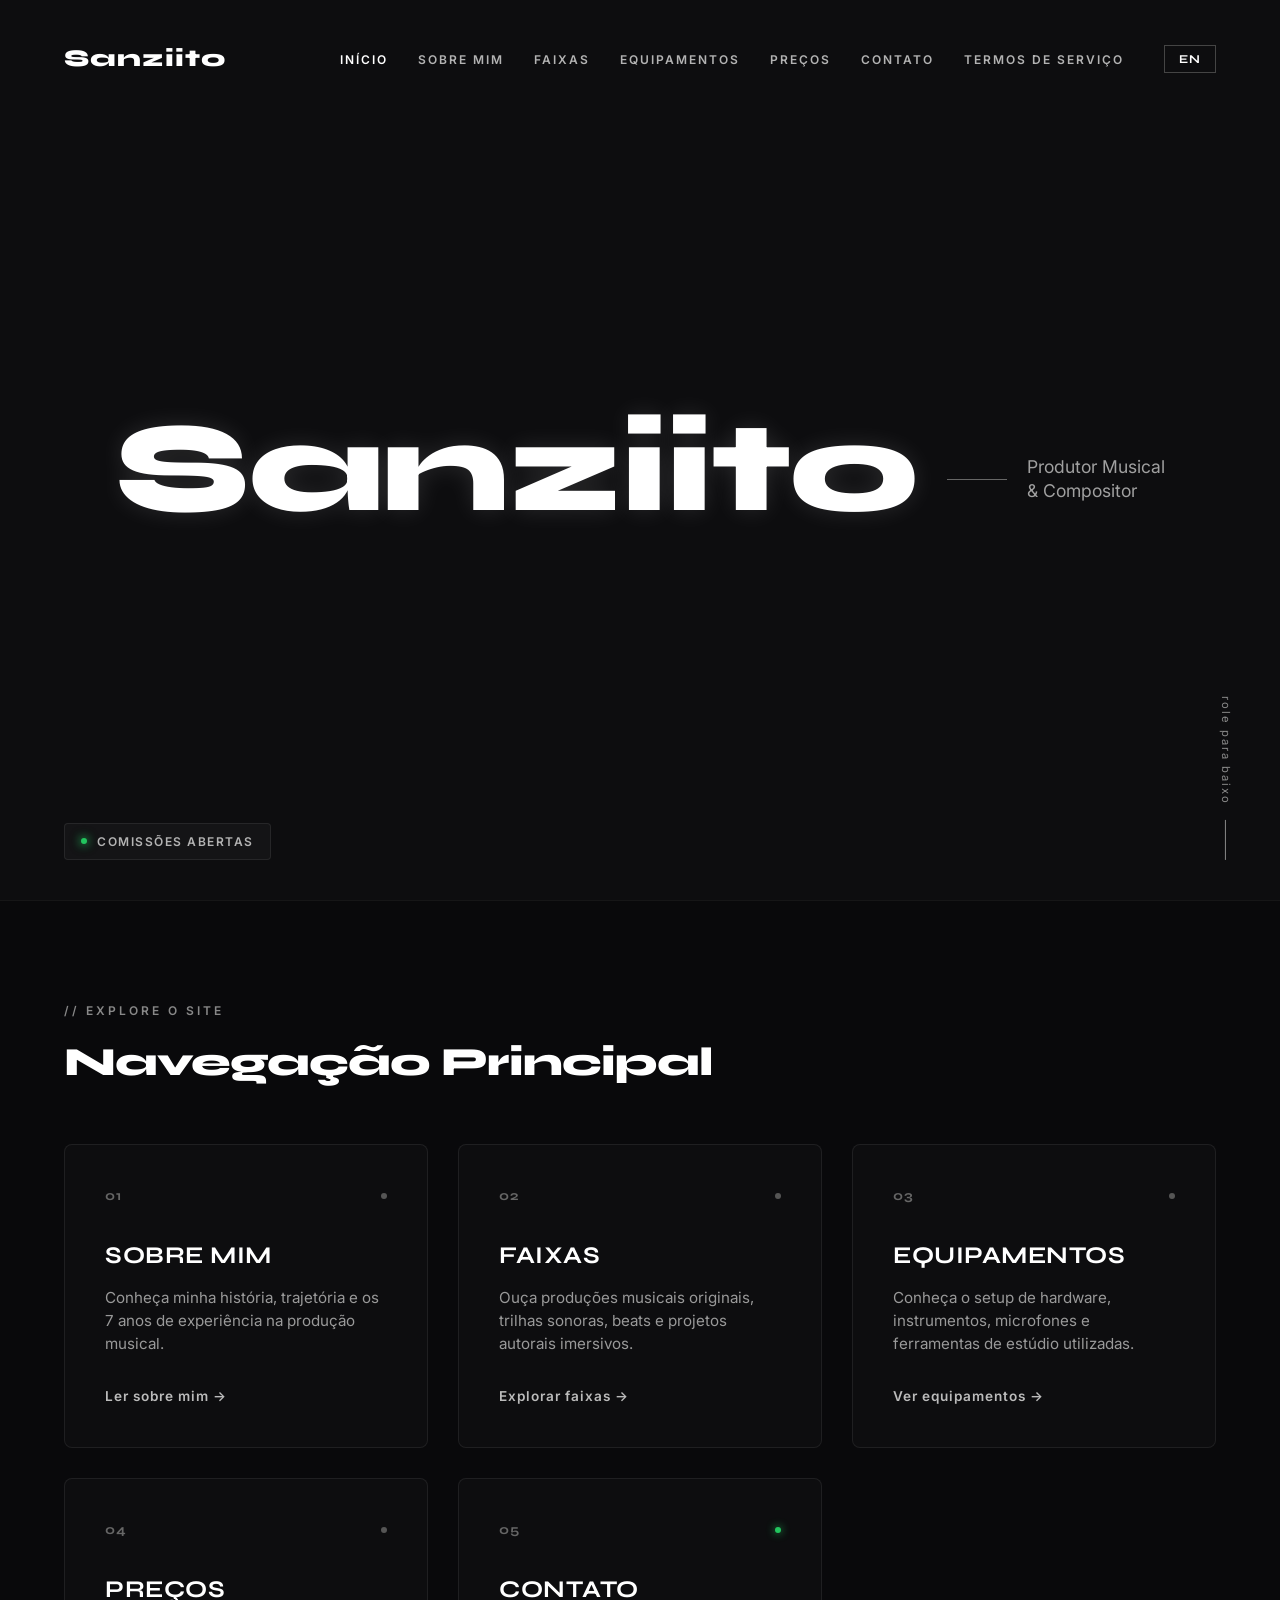
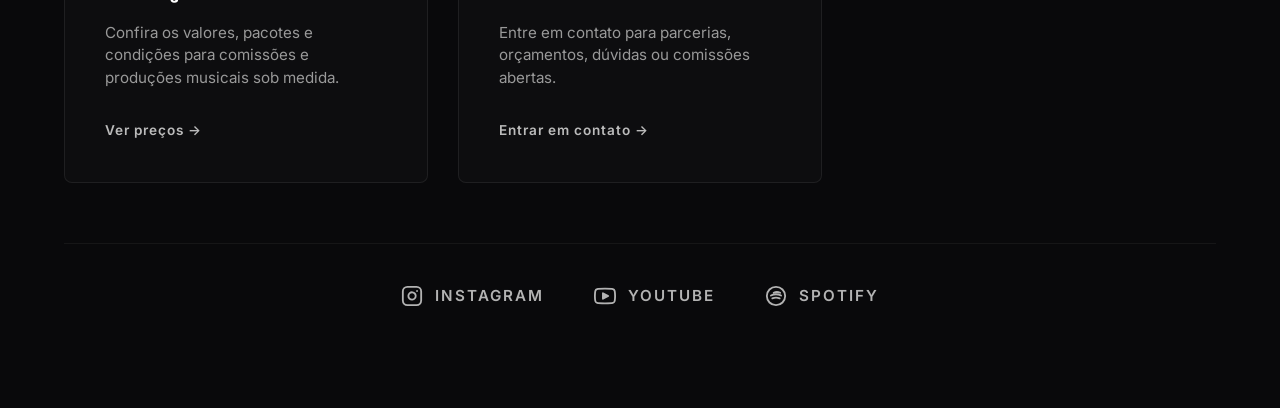
<file: index.html>
<!DOCTYPE html>
<html lang="pt-BR">
<head>
    <meta charset="UTF-8">
    <meta name="viewport" content="width=device-width, initial-scale=1.0">
    <title>Sanziito | Produtor Musical & Compositor</title>
    <link rel="preconnect" href="https://fonts.googleapis.com">
    <link rel="preconnect" href="https://fonts.gstatic.com" crossorigin>
    <link href="https://fonts.googleapis.com/css2?family=Inter:wght@400;500;600&family=Syne:wght@700;800&display=swap" rel="stylesheet">
    <link rel="stylesheet" href="css/style.css">
    <style>
        /* Estilos interativos para o nome Sanziito */
        .main-title {
            cursor: pointer;
            position: relative;
            display: inline-block;
            user-select: none;
            transition: transform 0.15s ease, text-shadow 0.3s ease;
        }
        .main-title:hover {
            text-shadow: 0 0 25px rgba(255, 255, 255, 0.25);
        }
        .main-title:active {
            transform: scale(0.97);
        }

        /* Estilo dos corvinhos voadores maiores */
        .flying-crow {
            position: fixed;
            pointer-events: none;
            z-index: 9999;
            animation: flyAway var(--duration) cubic-bezier(0.25, 1, 0.5, 1) forwards;
            opacity: 0;
        }

        .crow-inner {
            animation: wingFlap 0.3s ease-in-out infinite alternate;
            transform-origin: center;
        }

        @keyframes flyAway {
            0% {
                transform: translate(0, 0) scale(0.4) rotate(0deg);
                opacity: 0;
            }
            15% {
                opacity: 1;
            }
            100% {
                transform: translate(var(--dx), var(--dy)) scale(var(--scale)) rotate(var(--rot));
                opacity: 0;
            }
        }

        @keyframes wingFlap {
            0% {
                transform: scaleY(1) rotate(-8deg);
            }
            100% {
                transform: scaleY(0.25) rotate(8deg) translateY(3px);
            }
        }
    </style>
</head>
<body>
    
    <!-- Hero Section -->
    <header class="hero-section" id="home">
        <!-- Navegação Superior -->
        <nav class="navbar">
            <a href="index.html" class="logo" style="text-decoration: none;">Sanziito</a>
            
            <div class="nav-right">
                <ul class="nav-links">
                    <li><a href="index.html" style="color: #fff;" data-pt="INÍCIO" data-en="HOME">INÍCIO</a></li>
                    <li><a href="sobremim.html" data-pt="SOBRE MIM" data-en="ABOUT ME">SOBRE MIM</a></li>
                    <li><a href="faixas.html" data-pt="FAIXAS" data-en="TRACKS">FAIXAS</a></li>
                    <li><a href="equipamento.html" data-pt="EQUIPAMENTOS" data-en="GEAR">EQUIPAMENTOS</a></li>
                    <li><a href="preços.html" data-pt="PREÇOS" data-en="PRICING">PREÇOS</a></li>
                    <li><a href="contato.html" data-pt="CONTATO" data-en="CONTACT">CONTATO</a></li>
                    <li><a href="termos.html" data-pt="TERMOS DE SERVIÇO" data-en="TERMS OF SERVICE">TERMOS DE SERVIÇO</a></li>
                </ul>
                
                <button id="lang-toggle" class="lang-btn">EN</button>
            </div>
        </nav>

        <!-- Textos Centrais -->
        <div class="hero-content">
            <h1 class="main-title hover-spacing" title="Clique para espantar os corvos">Sanziito</h1>
            <div class="subtext-wrapper">
                <span class="horizontal-line"></span>
                <p class="sub-title" data-pt="Produtor Musical<br>& Compositor" data-en="Music Producer<br>& Songwriter">
                    Produtor Musical<br>& Compositor
                </p>
            </div>
        </div>

        <!-- Indicador de Status no Canto Inferior Esquerdo -->
        <div class="status-badge">
            <span class="status-dot"></span>
            <span data-pt="COMISSÕES ABERTAS" data-en="COMMISSIONS OPEN">COMISSÕES ABERTAS</span>
        </div>
        
        <!-- Indicador de Scroll -->
        <div class="scroll-indicator">
            <p data-pt="role para baixo" data-en="scroll down">role para baixo</p>
            <div class="vertical-line"></div>
        </div>
    </header>

    <!-- Seção de Menu de Navegação Estilizado (Cards) -->
    <section class="nav-cards-section" id="navegacao-geral">
        <div class="section-header">
            <span class="section-tag" data-pt="// EXPLORE O SITE" data-en="// EXPLORE THE SITE">// EXPLORE O SITE</span>
            <h2 class="section-title" data-pt="Navegação Principal" data-en="Main Navigation">Navegação Principal</h2>
        </div>

        <div class="cards-grid">
            <!-- Card 01: Sobre Mim -->
            <a href="sobremim.html" class="nav-card">
                <div class="card-top">
                    <span class="card-num">01</span>
                    <span class="card-indicator"></span>
                </div>
                <div class="card-content">
                    <h3 data-pt="SOBRE MIM" data-en="ABOUT ME">SOBRE MIM</h3>
                    <p data-pt="Conheça minha história, trajetória e os 7 anos de experiência na produção musical." data-en="Learn my story, background, and 7 years of experience in music production.">Conheça minha história, trajetória e os 7 anos de experiência na produção musical.</p>
                </div>
                <div class="card-action">
                    <span data-pt="Ler sobre mim &rarr;" data-en="Read about me &rarr;">Ler sobre mim &rarr;</span>
                </div>
            </a>

            <!-- Card 02: Faixas -->
            <a href="faixas.html" class="nav-card">
                <div class="card-top">
                    <span class="card-num">02</span>
                    <span class="card-indicator"></span>
                </div>
                <div class="card-content">
                    <h3 data-pt="FAIXAS" data-en="TRACKS">FAIXAS</h3>
                    <p data-pt="Ouça produções musicais originais, trilhas sonoras, beats e projetos autorais imersivos." data-en="Listen to original music productions, soundtracks, beats, and immersive self-projects.">Ouça produções musicais originais, trilhas sonoras, beats e projetos autorais imersivos.</p>
                </div>
                <div class="card-action">
                    <span data-pt="Explorar faixas &rarr;" data-en="Explore tracks &rarr;">Explorar faixas &rarr;</span>
                </div>
            </a>

            <!-- Card 03: Equipamentos -->
            <a href="equipamento.html" class="nav-card">
                <div class="card-top">
                    <span class="card-num">03</span>
                    <span class="card-indicator"></span>
                </div>
                <div class="card-content">
                    <h3 data-pt="EQUIPAMENTOS" data-en="GEAR">EQUIPAMENTOS</h3>
                    <p data-pt="Conheça o setup de hardware, instrumentos, microfones e ferramentas de estúdio utilizadas." data-en="Check out the hardware setup, instruments, microphones, and studio tools used.">Conheça o setup de hardware, instrumentos, microfones e ferramentas de estúdio utilizadas.</p>
                </div>
                <div class="card-action">
                    <span data-pt="Ver equipamentos &rarr;" data-en="View gear &rarr;">Ver equipamentos &rarr;</span>
                </div>
            </a>

            <!-- Card 04: Preços -->
            <a href="preços.html" class="nav-card">
                <div class="card-top">
                    <span class="card-num">04</span>
                    <span class="card-indicator"></span>
                </div>
                <div class="card-content">
                    <h3 data-pt="PREÇOS" data-en="PRICING">PREÇOS</h3>
                    <p data-pt="Confira os valores, pacotes e condições para comissões e produções musicais sob medida." data-en="Check out prices, packages, and terms for commissions and custom music productions.">Confira os valores, pacotes e condições para comissões e produções musicais sob medida.</p>
                </div>
                <div class="card-action">
                    <span data-pt="Ver preços &rarr;" data-en="View pricing &rarr;">Ver preços &rarr;</span>
                </div>
            </a>

            <!-- Card 05: Contato -->
            <a href="contato.html" class="nav-card">
                <div class="card-top">
                    <span class="card-num">05</span>
                    <span class="card-indicator active-dot"></span>
                </div>
                <div class="card-content">
                    <h3 data-pt="CONTATO" data-en="CONTACT">CONTATO</h3>
                    <p data-pt="Entre em contato para parcerias, orçamentos, dúvidas ou comissões abertas." data-en="Get in touch for partnerships, quotes, inquiries, or open commissions.">Entre em contato para parcerias, orçamentos, dúvidas ou comissões abertas.</p>
                </div>
                <div class="card-action">
                    <span data-pt="Entrar em contato &rarr;" data-en="Get in touch &rarr;">Entrar em contato &rarr;</span>
                </div>
            </a>
        </div>

        <!-- Redes Sociais Minimalistas -->
        <div class="social-links-container">
            <a href="https://www.instagram.com/prodsanziito/" target="_blank" rel="noopener noreferrer" class="social-link" title="Instagram">
                <svg width="22" height="22" viewBox="0 0 24 24" fill="none" stroke="currentColor" stroke-width="2" stroke-linecap="round" stroke-linejoin="round"><rect x="2" y="2" width="20" height="20" rx="5" ry="5"></rect><path d="M16 11.37A4 4 0 1 1 12.63 8 4 4 0 0 1 16 11.37z"></path><line x1="17.5" y1="6.5" x2="17.51" y2="6.5"></line></svg>
                <span>Instagram</span>
            </a>
            <a href="https://www.youtube.com/@Sanziito" target="_blank" rel="noopener noreferrer" class="social-link" title="YouTube">
                <svg width="22" height="22" viewBox="0 0 24 24" fill="none" stroke="currentColor" stroke-width="2" stroke-linecap="round" stroke-linejoin="round"><path d="M22.54 6.42a2.78 2.78 0 0 0-1.95-1.96C18.88 4 12 4 12 4s-6.88 0-8.59.46a2.78 2.78 0 0 0-1.95 1.96A29 29 0 0 0 1 12a29 29 0 0 0 .46 5.58 2.78 2.78 0 0 0 1.95 1.96C5.12 20 12 20 12 20s6.88 0 8.59-.46a2.78 2.78 0 0 0 1.95-1.96A29 29 0 0 0 23 12a29 29 0 0 0-.46-5.58z"></path><polygon points="9.75 15.02 15.5 12 9.75 8.98 9.75 15.02" fill="currentColor"></polygon></svg>
                <span>YouTube</span>
            </a>
            <a href="https://open.spotify.com/intl-pt/artist/3dImOgBCLpqSv8Ocxvnc9A" target="_blank" rel="noopener noreferrer" class="social-link" title="Spotify">
                <svg width="22" height="22" viewBox="0 0 24 24" fill="none" stroke="currentColor" stroke-width="2" stroke-linecap="round" stroke-linejoin="round"><circle cx="12" cy="12" r="10"></circle><path d="M8 14.5c2.5-1 5.5-1 8 0"></path><path d="M6.5 11.5c3-1.5 8-1.5 11 0"></path><path d="M9.5 8.5c2-1 5-1 7 0"></path></svg>
                <span>Spotify</span>
            </a>
        </div>
    </section>

    <script>
        // Animação interativa dos corvinhos maiores com dispersão completa em 360 graus
        document.addEventListener('DOMContentLoaded', () => {
            const mainTitle = document.querySelector('.main-title');
            
            if (mainTitle) {
                mainTitle.addEventListener('click', (e) => {
                    const rect = mainTitle.getBoundingClientRect();
                    const centerX = rect.left + rect.width / 2;
                    const centerY = rect.top + rect.height / 2;

                    const crowCount = 14;

                    const baseAngle = Math.random() * Math.PI * 2;
                    const spreadWidth = Math.PI * (0.8 + Math.random() * 1.0);

                    for (let i = 0; i < crowCount; i++) {
                        createCrow(centerX, centerY, baseAngle, spreadWidth);
                    }
                });
            }

            function createCrow(originX, originY, baseAngle, spreadWidth) {
                const crow = document.createElement('div');
                crow.className = 'flying-crow';

                const angle = baseAngle + (Math.random() - 0.5) * spreadWidth;
                const distance = 240 + Math.random() * 420; 

                const dx = Math.cos(angle) * distance;
                const dy = Math.sin(angle) * distance; 
                
                const scale = 0.7 + Math.random() * 0.8;
                const rot = (Math.random() * 80 - 40) + (Math.cos(angle) > 0 ? 15 : -15);
                const duration = 1.1 + Math.random() * 1.1;

                crow.style.setProperty('--dx', `${dx}px`);
                crow.style.setProperty('--dy', `${dy}px`);
                crow.style.setProperty('--scale', scale);
                crow.style.setProperty('--rot', `${rot}deg`);
                crow.style.setProperty('--duration', `${duration}s`);

                crow.style.left = `${originX + (Math.random() * 60 - 30)}px`;
                crow.style.top = `${originY + (Math.random() * 20 - 10)}px`;

                crow.innerHTML = `
                    <div class="crow-inner">
                        <svg viewBox="0 0 24 24" width="52" height="52" fill="#ffffff">
                            <path d="M21.6,11.5c-2.3-1.3-5.1-1-7.1,0.5C13,8,9.5,6,6,7c1,2.5,3,4.5,5,5.5c-2,1-5,2-8,0.5c2,3,6,4,9,3c3,1,7,0,9.6-4.5C23.6,14.5,23.6,12.5,21.6,11.5z"/>
                        </svg>
                    </div>
                `;

                document.body.appendChild(crow);

                setTimeout(() => {
                    crow.remove();
                }, duration * 1000);
            }
        });
    </script>
    <script src="js/script.js"></script>
</body>
</html>
</file>
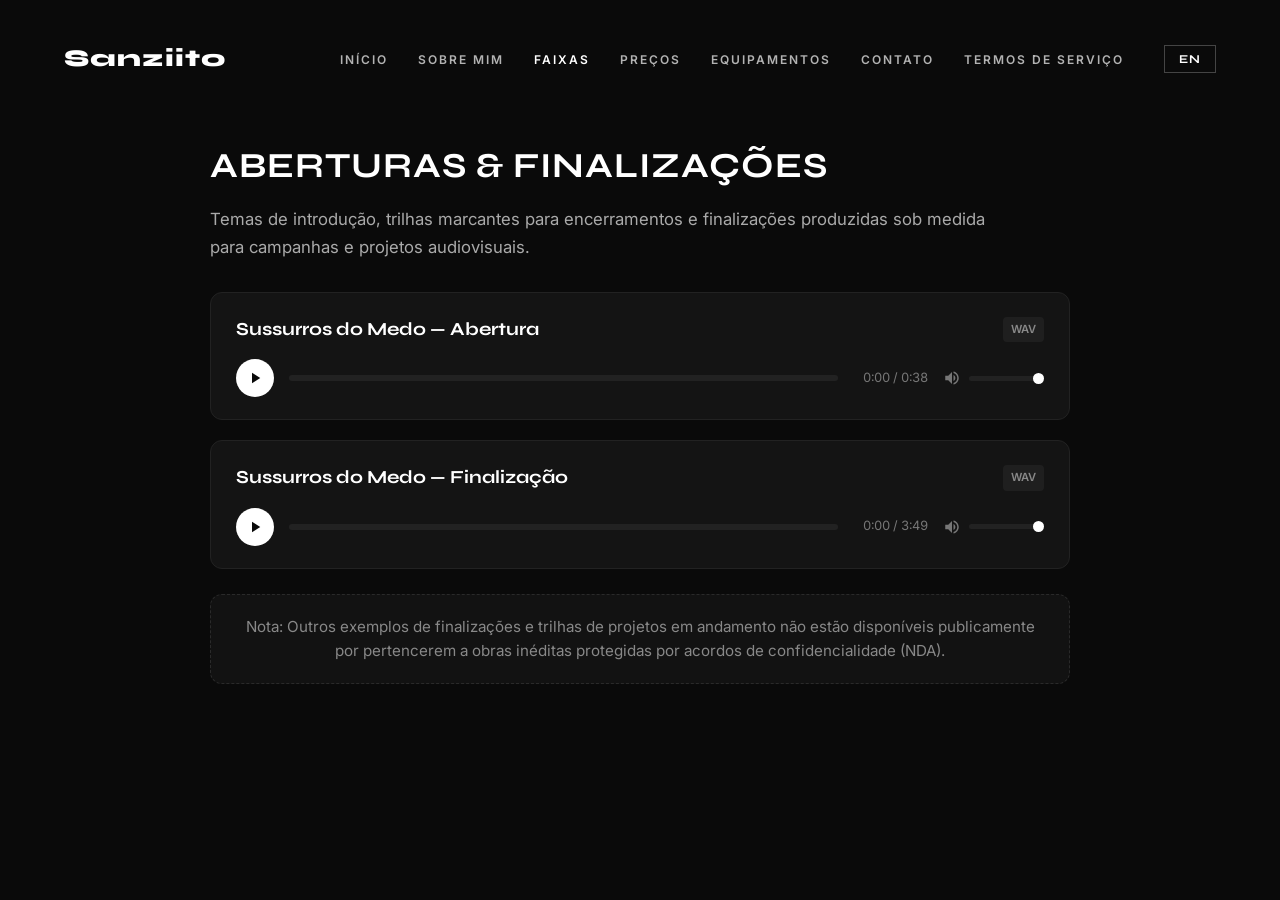
<file: aberturasfinalizações.html>
<!DOCTYPE html>
<html lang="pt-BR">
<head>
    <meta charset="UTF-8">
    <meta name="viewport" content="width=device-width, initial-scale=1.0">
    <title>Sanziito | Aberturas & Finalizações</title>
    <link rel="preconnect" href="https://fonts.googleapis.com">
    <link rel="preconnect" href="https://fonts.gstatic.com" crossorigin>
    <link href="https://fonts.googleapis.com/css2?family=Inter:wght@400;500;600&family=Syne:wght@700;800&display=swap" rel="stylesheet">
    <link rel="stylesheet" href="css/style.css">
    <style>
        .custom-player {
            background: #141414;
            border: 1px solid #222;
            padding: 22px 25px;
            border-radius: 12px;
            display: flex;
            flex-direction: column;
            gap: 15px;
            color: #fff;
            margin-bottom: 20px;
        }
        .player-top { display: flex; justify-content: space-between; align-items: center; flex-wrap: wrap; gap: 10px; }
        .player-title-area { display: flex; align-items: center; gap: 12px; }
        .player-top h3 { font-family: 'Syne', sans-serif; font-size: 1.15rem; margin: 0; color: #fff; }
        .ordem-selo { width: 26px; height: 26px; object-fit: contain; vertical-align: middle; filter: drop-shadow(0 2px 4px rgba(0,0,0,0.5)); }
        .format-badge { font-size: 0.7rem; color: #888; background: #1f1f1f; padding: 4px 8px; border-radius: 4px; font-weight: 600; }
        
        .player-controls-area { 
            display: flex; 
            align-items: center; 
            gap: 15px; 
            flex-wrap: wrap; 
        }
        
        .play-trigger {
            background: #fff; border: none; width: 38px; height: 38px; border-radius: 50%;
            cursor: pointer; display: flex; align-items: center; justify-content: center; color: #0a0a0a; flex-shrink: 0;
            transition: transform 0.2s, background 0.2s;
        }
        .play-trigger:hover { transform: scale(1.06); background: #e0e0e0; }
        .play-trigger svg { width: 18px; height: 18px; fill: currentColor; }
        
        .timeline { flex: 1; min-width: 120px; height: 6px; background: #222; border-radius: 3px; cursor: pointer; position: relative; overflow: hidden; }
        .timeline-progress { width: 0%; height: 100%; background: #fff; border-radius: 3px; transition: width 0.05s linear; }
        
        .time-display { font-size: 0.8rem; color: #777; min-width: 75px; text-align: right; font-variant-numeric: tabular-nums; }

        /* Controles de Volume */
        .volume-area {
            display: flex;
            align-items: center;
            gap: 8px;
            margin-left: auto;
        }
        .volume-icon {
            width: 18px;
            height: 18px;
            fill: #777;
            cursor: pointer;
            transition: fill 0.2s;
            flex-shrink: 0;
        }
        .volume-icon:hover {
            fill: #fff;
        }
        .volume-slider {
            width: 75px;
            height: 5px;
            -webkit-appearance: none;
            appearance: none;
            background: #222;
            border-radius: 3px;
            outline: none;
            cursor: pointer;
        }
        .volume-slider::-webkit-slider-thumb {
            -webkit-appearance: none;
            appearance: none;
            width: 11px;
            height: 11px;
            border-radius: 50%;
            background: #fff;
            cursor: pointer;
        }
        .volume-slider::-moz-range-thumb {
            width: 11px;
            height: 11px;
            border-radius: 50%;
            background: #fff;
            cursor: pointer;
            border: none;
        }

        /* Container de Aviso Profissional */
        .notice-box {
            background: #121212;
            border: 1px dashed #2a2a2a;
            padding: 20px 25px;
            border-radius: 12px;
            color: #888;
            font-size: 0.95rem;
            line-height: 1.6;
            margin-top: 25px;
            text-align: center;
        }
    </style>
</head>
<body style="background: #0a0a0a; color: #fff; font-family: 'Inter', sans-serif;">

    <header class="hero-section" style="height: auto; min-height: 100vh;">
        <nav class="navbar">
            <a href="index.html" class="logo" style="text-decoration: none;">Sanziito</a>
            <div class="nav-right">
                <ul class="nav-links">
                    <li><a href="index.html" data-pt="INÍCIO" data-en="HOME">INÍCIO</a></li>
                    <li><a href="sobremim.html" data-pt="SOBRE MIM" data-en="ABOUT ME">SOBRE MIM</a></li>
                    <li><a href="faixas.html" style="color: #fff;" data-pt="FAIXAS" data-en="TRACKS">FAIXAS</a></li>
                    <li><a href="preços.html" data-pt="PREÇOS" data-en="PRICING">PREÇOS</a></li>
                    <li><a href="equipamento.html" data-pt="EQUIPAMENTOS" data-en="GEAR">EQUIPAMENTOS</a></li>
                    <li><a href="contato.html" data-pt="CONTATO" data-en="CONTACT">CONTATO</a></li>
                    <li><a href="termos.html" data-pt="TERMOS DE SERVIÇO" data-en="TERMS OF SERVICE">TERMOS DE SERVIÇO</a></li>
                </ul>
                <button id="lang-toggle" class="lang-btn">EN</button>
            </div>
        </nav>

        <section style="padding: 60px 20px 100px 20px; max-width: 900px; margin: 0 auto; text-align: left;">
            
            <!-- SEÇÃO: ABERTURAS & FINALIZAÇÕES -->
            <div style="margin-bottom: 60px;">
                <h2 style="font-family: 'Syne', sans-serif; font-size: 2.2rem; margin-bottom: 10px; letter-spacing: 1px;" data-pt="ABERTURAS & FINALIZAÇÕES" data-en="OPENINGS & ENDINGS">ABERTURAS & FINALIZAÇÕES</h2>
                <p style="color: #aaa; font-size: 1.05rem; line-height: 1.7; max-width: 800px; margin-bottom: 30px;" data-pt="Temas de introdução, trilhas marcantes para encerramentos e finalizações produzidas sob medida para campanhas e projetos audiovisuais." data-en="Intro themes, memorable closing tracks, and custom endings produced for campaigns and audiovisual projects.">
                    Temas de introdução, trilhas marcantes para encerramentos e finalizações produzidas sob medida para campanhas e projetos audiovisuais.
                </p>
                
                <!-- Container onde o player da faixa será injetado -->
                <div id="aberturas-container"></div>

                <!-- Aviso Profissional de Projetos Sob NDA -->
                <div class="notice-box" data-pt="Nota: Outros exemplos de finalizações e trilhas de projetos em andamento não estão disponíveis publicamente por pertencerem a obras inéditas protegidas por acordos de confidencialidade (NDA)." data-en="Note: Additional examples of endings and ongoing project soundtracks are not publicly available as they belong to unreleased works protected by Non-Disclosure Agreements (NDA).">
                    Nota: Outros exemplos de finalizações e trilhas de projetos em andamento não estão disponíveis publicamente por pertencerem a obras inéditas protegidas por acordos de confidencialidade (NDA).
                </div>
            </div>

        </section>
    </header>

    <script>
        // 🎵 Lista de Músicas de Aberturas e Finalizações (Nomes sem acentos para evitar erros no servidor)
        const aberturasTracks = [
            {
                title: "Sussurros do Medo — Abertura",
                file: "audios/sussurrosdomedo-abertura.mp3",
                format: "WAV",
                seal: "" 
            },
            {
                title: "Sussurros do Medo — Finalização",
                file: "audios/sussurrosdomedo-finalizacao.mp3",
                format: "WAV",
                seal: "" 
            }
        ];

        // Função para renderizar e ativar os players
        function renderPlaylist(tracks, containerId) {
            const container = document.getElementById(containerId);
            
            if (!container || tracks.length === 0) {
                return; 
            }

            container.innerHTML = ""; // Limpa antes de renderizar

            tracks.forEach((track) => {
                const sealHTML = track.seal ? `<img src="${track.seal}" alt="Selo" class="ordem-selo">` : '';
                
                const playerHTML = `
                    <div class="custom-player">
                        <div class="player-top">
                            <div class="player-title-area">
                                <h3>${track.title}</h3>
                                ${sealHTML}
                            </div>
                            <span class="format-badge">${track.format}</span>
                        </div>
                        <div class="player-controls-area">
                            <button class="play-trigger" title="Play/Pause">
                                <svg class="icon-play" viewBox="0 0 24 24"><path d="M8 5v14l11-7z"/></svg>
                                <svg class="icon-pause" style="display:none;" viewBox="0 0 24 24"><path d="M6 19h4V5H6v14zm8-14v14h4V5h-4z"/></svg>
                            </button>
                            <div class="timeline">
                                <div class="timeline-progress"></div>
                            </div>
                            <span class="time-display">0:00 / 0:00</span>
                            <div class="volume-area">
                                <svg class="volume-icon" viewBox="0 0 24 24" title="Mutar/Desmutar">
                                    <path d="M3 9v6h4l5 5V4L7 9H3zm13.5 3c0-1.77-1.02-3.29-2.5-4.03v8.05c1.48-.73 2.5-2.25 2.5-4.02zM14 3.23v2.06c2.89.86 5 3.54 5 6.71s-2.11 5.85-5 6.71v2.06c4.01-.91 7-4.49 7-8.77s-2.99-7.86-7-8.77z"/>
                                </svg>
                                <input type="range" class="volume-slider" min="0" max="1" step="0.01" value="1" title="Volume">
                            </div>
                        </div>
                        <audio class="audio-element" preload="metadata">
                            <source src="${track.file}" type="audio/wav">
                            Seu navegador não suporta áudio.
                        </audio>
                    </div>
                `;
                container.innerHTML += playerHTML;
            });
        }

        // Renderiza a playlist
        renderPlaylist(aberturasTracks, 'aberturas-container');

        // Mecânica global de controle de áudio (Play/Pause, Progresso, Timeline e Volume)
        document.querySelectorAll('.custom-player').forEach(player => {
            const audio = player.querySelector('.audio-element');
            const playBtn = player.querySelector('.play-trigger');
            const iconPlay = player.querySelector('.icon-play');
            const iconPause = player.querySelector('.icon-pause');
            const timeline = player.querySelector('.timeline');
            const progress = player.querySelector('.timeline-progress');
            const timeDisplay = player.querySelector('.time-display');
            const volumeSlider = player.querySelector('.volume-slider');
            const volumeIcon = player.querySelector('.volume-icon');

            function formatTime(seconds) {
                const minutes = Math.floor(seconds / 60);
                const remainingSeconds = Math.floor(seconds % 60);
                return `${minutes}:${remainingSeconds < 10 ? '0' : ''}${remainingSeconds}`;
            }

            audio.addEventListener('loadedmetadata', () => {
                timeDisplay.textContent = `0:00 / ${formatTime(audio.duration)}`;
            });

            playBtn.addEventListener('click', () => {
                document.querySelectorAll('.audio-element').forEach(otherAudio => {
                    if (otherAudio !== audio && !otherAudio.paused) {
                        otherAudio.pause();
                        const otherPlayer = otherAudio.closest('.custom-player');
                        otherPlayer.querySelector('.icon-play').style.display = 'block';
                        otherPlayer.querySelector('.icon-pause').style.display = 'none';
                    }
                });

                if (audio.paused) {
                    audio.play();
                    iconPlay.style.display = 'none';
                    iconPause.style.display = 'block';
                } else {
                    audio.pause();
                    iconPlay.style.display = 'block';
                    iconPause.style.display = 'none';
                }
            });

            audio.addEventListener('timeupdate', () => {
                if (audio.duration) {
                    const percentage = (audio.currentTime / audio.duration) * 100;
                    progress.style.width = `${percentage}%`;
                    timeDisplay.textContent = `${formatTime(audio.currentTime)} / ${formatTime(audio.duration)}`;
                }
            });

            timeline.addEventListener('click', (e) => {
                if (audio.duration) {
                    const rect = timeline.getBoundingClientRect();
                    const clickPosition = (e.clientX - rect.left) / timeline.offsetWidth;
                    audio.currentTime = clickPosition * audio.duration;
                }
            });

            audio.addEventListener('ended', () => {
                iconPlay.style.display = 'block';
                iconPause.style.display = 'none';
                progress.style.width = '0%';
            });

            // Lógica do Volume
            volumeSlider.addEventListener('input', (e) => {
                audio.volume = e.target.value;
                updateVolumeIcon(audio.volume);
            });

            let lastVolume = 1;
            volumeIcon.addEventListener('click', () => {
                if (audio.volume > 0) {
                    lastVolume = audio.volume;
                    audio.volume = 0;
                    volumeSlider.value = 0;
                } else {
                    audio.volume = lastVolume;
                    volumeSlider.value = lastVolume;
                }
                updateVolumeIcon(audio.volume);
            });

            function updateVolumeIcon(vol) {
                if (vol == 0) {
                    volumeIcon.innerHTML = '<path d="M16.5 12c0-1.77-1.02-3.29-2.5-4.03v2.21l2.45 2.45c.03-.2.05-.41.05-.63zm2.5 0c0 .94-.2 1.82-.54 2.64l1.51 1.51C20.63 14.91 21 13.5 21 12c0-4.28-2.99-7.86-7-8.77v2.06c2.89.86 5 3.54 5 6.71zM4.27 3L3 4.27 7.73 9H3v6h4l5 5v-6.73l4.25 4.25c-.67.52-1.42.93-2.25 1.18v2.06c1.38-.31 2.63-.95 3.69-1.81L19.73 21 21 19.73l-9-9L4.27 3zM12 4L9.91 6.09 12 8.18V4z"/>';
                } else {
                    volumeIcon.innerHTML = '<path d="M3 9v6h4l5 5V4L7 9H3zm13.5 3c0-1.77-1.02-3.29-2.5-4.03v8.05c1.48-.73 2.5-2.25 2.5-4.02zM14 3.23v2.06c2.89.86 5 3.54 5 6.71s-2.11 5.85-5 6.71v2.06c4.01-.91 7-4.49 7-8.77s-2.99-7.86-7-8.77z"/>';
                }
            }
        });
    </script>
    <!-- Script global de tradução do site -->
    <script src="js/script.js"></script>
</body>
</html>
</file>
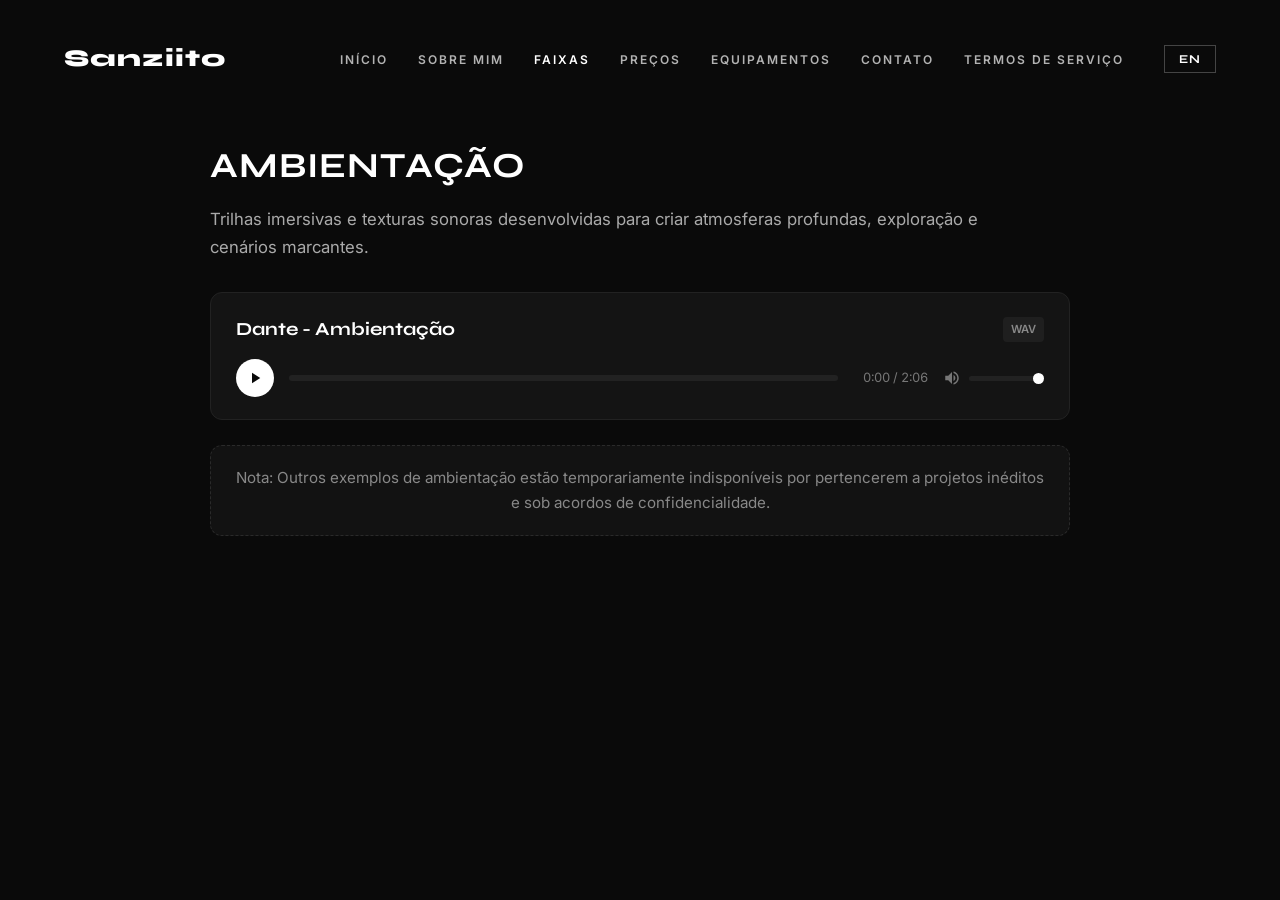
<file: ambientação.html>
<!DOCTYPE html>
<html lang="pt-BR">
<head>
    <meta charset="UTF-8">
    <meta name="viewport" content="width=device-width, initial-scale=1.0">
    <title>Sanziito | Ambientação</title>
    <link rel="preconnect" href="https://fonts.googleapis.com">
    <link rel="preconnect" href="https://fonts.gstatic.com" crossorigin>
    <link href="https://fonts.googleapis.com/css2?family=Inter:wght@400;500;600&family=Syne:wght@700;800&display=swap" rel="stylesheet">
    <link rel="stylesheet" href="css/style.css">
    <style>
        .custom-player {
            background: #141414;
            border: 1px solid #222;
            padding: 22px 25px;
            border-radius: 12px;
            display: flex;
            flex-direction: column;
            gap: 15px;
            color: #fff;
            margin-bottom: 20px;
        }
        .player-top { display: flex; justify-content: space-between; align-items: center; flex-wrap: wrap; gap: 10px; }
        .player-title-area { display: flex; align-items: center; gap: 12px; }
        .player-top h3 { font-family: 'Syne', sans-serif; font-size: 1.15rem; margin: 0; color: #fff; }
        .ordem-selo { width: 26px; height: 26px; object-fit: contain; vertical-align: middle; filter: drop-shadow(0 2px 4px rgba(0,0,0,0.5)); }
        .format-badge { font-size: 0.7rem; color: #888; background: #1f1f1f; padding: 4px 8px; border-radius: 4px; font-weight: 600; }
        
        .player-controls-area { 
            display: flex; 
            align-items: center; 
            gap: 15px; 
            flex-wrap: wrap; 
        }
        
        .play-trigger {
            background: #fff; border: none; width: 38px; height: 38px; border-radius: 50%;
            cursor: pointer; display: flex; align-items: center; justify-content: center; color: #0a0a0a; flex-shrink: 0;
            transition: transform 0.2s, background 0.2s;
        }
        .play-trigger:hover { transform: scale(1.06); background: #e0e0e0; }
        .play-trigger svg { width: 18px; height: 18px; fill: currentColor; }
        
        .timeline { flex: 1; min-width: 120px; height: 6px; background: #222; border-radius: 3px; cursor: pointer; position: relative; overflow: hidden; }
        .timeline-progress { width: 0%; height: 100%; background: #fff; border-radius: 3px; transition: width 0.05s linear; }
        
        .time-display { font-size: 0.8rem; color: #777; min-width: 75px; text-align: right; font-variant-numeric: tabular-nums; }

        /* Controles de Volume */
        .volume-area {
            display: flex;
            align-items: center;
            gap: 8px;
            margin-left: auto;
        }
        .volume-icon {
            width: 18px;
            height: 18px;
            fill: #777;
            cursor: pointer;
            transition: fill 0.2s;
            flex-shrink: 0;
        }
        .volume-icon:hover {
            fill: #fff;
        }
        .volume-slider {
            width: 75px;
            height: 5px;
            -webkit-appearance: none;
            appearance: none;
            background: #222;
            border-radius: 3px;
            outline: none;
            cursor: pointer;
        }
        .volume-slider::-webkit-slider-thumb {
            -webkit-appearance: none;
            appearance: none;
            width: 11px;
            height: 11px;
            border-radius: 50%;
            background: #fff;
            cursor: pointer;
        }
        .volume-slider::-moz-range-thumb {
            width: 11px;
            height: 11px;
            border-radius: 50%;
            background: #fff;
            cursor: pointer;
            border: none;
        }

        /* Container de Aviso Profissional */
        .notice-box {
            background: #121212;
            border: 1px dashed #2a2a2a;
            padding: 20px 25px;
            border-radius: 12px;
            color: #888;
            font-size: 0.95rem;
            line-height: 1.6;
            margin-top: 25px;
            text-align: center;
        }
    </style>
</head>
<body style="background: #0a0a0a; color: #fff; font-family: 'Inter', sans-serif;">

    <header class="hero-section" style="height: auto; min-height: 100vh;">
        <nav class="navbar">
            <a href="index.html" class="logo" style="text-decoration: none;">Sanziito</a>
            <div class="nav-right">
                <ul class="nav-links">
                    <li><a href="index.html" data-pt="INÍCIO" data-en="HOME">INÍCIO</a></li>
                    <li><a href="sobremim.html" data-pt="SOBRE MIM" data-en="ABOUT ME">SOBRE MIM</a></li>
                    <li><a href="faixas.html" style="color: #fff;" data-pt="FAIXAS" data-en="TRACKS">FAIXAS</a></li>
                    <li><a href="preços.html" data-pt="PREÇOS" data-en="PRICING">PREÇOS</a></li>
                    <li><a href="equipamento.html" data-pt="EQUIPAMENTOS" data-en="GEAR">EQUIPAMENTOS</a></li>
                    <li><a href="contato.html" data-pt="CONTATO" data-en="CONTACT">CONTATO</a></li>
                    <li><a href="termos.html" data-pt="TERMOS DE SERVIÇO" data-en="TERMS OF SERVICE">TERMOS DE SERVIÇO</a></li>
                </ul>
                <button id="lang-toggle" class="lang-btn">EN</button>
            </div>
        </nav>

        <section style="padding: 60px 20px 100px 20px; max-width: 900px; margin: 0 auto; text-align: left;">
            
            <!-- SEÇÃO: AMBIENTAÇÃO -->
            <div style="margin-bottom: 60px;">
                <h2 style="font-family: 'Syne', sans-serif; font-size: 2.2rem; margin-bottom: 10px; letter-spacing: 1px;" data-pt="AMBIENTAÇÃO" data-en="ATMOSPHERE">AMBIENTAÇÃO</h2>
                <p style="color: #aaa; font-size: 1.05rem; line-height: 1.7; max-width: 800px; margin-bottom: 30px;" data-pt="Trilhas imersivas e texturas sonoras desenvolvidas para criar atmosferas profundas, exploração e cenários marcantes." data-en="Immersive tracks and sound textures designed to build deep atmospheres, exploration, and memorable settings.">
                    Trilhas imersivas e texturas sonoras desenvolvidas para criar atmosferas profundas, exploração e cenários marcantes.
                </p>
                
                <!-- Container onde o player da faixa será injetado -->
                <div id="ambientacao-container"></div>

                <!-- Aviso Profissional de Projetos Pendentes -->
                <div class="notice-box" data-pt="Nota: Outros exemplos de ambientação estão temporariamente indisponíveis por pertencerem a projetos inéditos e sob acordos de confidencialidade." data-en="Note: Additional ambient track examples are temporarily unavailable as they belong to unreleased projects under NDA.">
                    Nota: Outros exemplos de ambientação estão temporariamente indisponíveis por pertencerem a projetos inéditos e sob acordos de confidencialidade.
                </div>
            </div>

        </section>
    </header>

    <script>
        // 🎵 Lista de Músicas de Ambientação
        const ambientacaoTracks = [
            {
                title: "Dante - Ambientação",
                file: "audios/dante-ambientação.mp3",
                format: "WAV",
                seal: "" // Deixe vazio ou coloque "img/ordemselo.png" se usar o selo
            }
        ];

        // Função para renderizar e ativar os players
        function renderPlaylist(tracks, containerId) {
            const container = document.getElementById(containerId);
            
            if (!container || tracks.length === 0) {
                return; 
            }

            tracks.forEach((track) => {
                const sealHTML = track.seal ? `<img src="${track.seal}" alt="Selo Ordem Paranormal" class="ordem-selo" title="Fanwork licenciado / Ordem Paranormal">` : '';
                
                const playerHTML = `
                    <div class="custom-player">
                        <div class="player-top">
                            <div class="player-title-area">
                                <h3>${track.title}</h3>
                                ${sealHTML}
                            </div>
                            <span class="format-badge">${track.format}</span>
                        </div>
                        <div class="player-controls-area">
                            <button class="play-trigger" title="Play/Pause">
                                <svg class="icon-play" viewBox="0 0 24 24"><path d="M8 5v14l11-7z"/></svg>
                                <svg class="icon-pause" style="display:none;" viewBox="0 0 24 24"><path d="M6 19h4V5H6v14zm8-14v14h4V5h-4z"/></svg>
                            </button>
                            <div class="timeline">
                                <div class="timeline-progress"></div>
                            </div>
                            <span class="time-display">0:00 / 0:00</span>
                            <div class="volume-area">
                                <svg class="volume-icon" viewBox="0 0 24 24" title="Mutar/Desmutar">
                                    <path d="M3 9v6h4l5 5V4L7 9H3zm13.5 3c0-1.77-1.02-3.29-2.5-4.03v8.05c1.48-.73 2.5-2.25 2.5-4.02zM14 3.23v2.06c2.89.86 5 3.54 5 6.71s-2.11 5.85-5 6.71v2.06c4.01-.91 7-4.49 7-8.77s-2.99-7.86-7-8.77z"/>
                                </svg>
                                <input type="range" class="volume-slider" min="0" max="1" step="0.01" value="1" title="Volume">
                            </div>
                        </div>
                        <audio class="audio-element" preload="metadata">
                            <source src="${track.file}" type="audio/wav">
                            Seu navegador não suporta áudio.
                        </audio>
                    </div>
                `;
                container.innerHTML += playerHTML;
            });
        }

        // Renderiza a playlist
        renderPlaylist(ambientacaoTracks, 'ambientacao-container');

        // Mecânica global de controle de áudio (Play/Pause, Progresso, Timeline e Volume)
        document.querySelectorAll('.custom-player').forEach(player => {
            const audio = player.querySelector('.audio-element');
            const playBtn = player.querySelector('.play-trigger');
            const iconPlay = player.querySelector('.icon-play');
            const iconPause = player.querySelector('.icon-pause');
            const timeline = player.querySelector('.timeline');
            const progress = player.querySelector('.timeline-progress');
            const timeDisplay = player.querySelector('.time-display');
            const volumeSlider = player.querySelector('.volume-slider');
            const volumeIcon = player.querySelector('.volume-icon');

            function formatTime(seconds) {
                const minutes = Math.floor(seconds / 60);
                const remainingSeconds = Math.floor(seconds % 60);
                return `${minutes}:${remainingSeconds < 10 ? '0' : ''}${remainingSeconds}`;
            }

            audio.addEventListener('loadedmetadata', () => {
                timeDisplay.textContent = `0:00 / ${formatTime(audio.duration)}`;
            });

            playBtn.addEventListener('click', () => {
                document.querySelectorAll('.audio-element').forEach(otherAudio => {
                    if (otherAudio !== audio && !otherAudio.paused) {
                        otherAudio.pause();
                        const otherPlayer = otherAudio.closest('.custom-player');
                        otherPlayer.querySelector('.icon-play').style.display = 'block';
                        otherPlayer.querySelector('.icon-pause').style.display = 'none';
                    }
                });

                if (audio.paused) {
                    audio.play();
                    iconPlay.style.display = 'none';
                    iconPause.style.display = 'block';
                } else {
                    audio.pause();
                    iconPlay.style.display = 'block';
                    iconPause.style.display = 'none';
                }
            });

            audio.addEventListener('timeupdate', () => {
                if (audio.duration) {
                    const percentage = (audio.currentTime / audio.duration) * 100;
                    progress.style.width = `${percentage}%`;
                    timeDisplay.textContent = `${formatTime(audio.currentTime)} / ${formatTime(audio.duration)}`;
                }
            });

            timeline.addEventListener('click', (e) => {
                if (audio.duration) {
                    const rect = timeline.getBoundingClientRect();
                    const clickPosition = (e.clientX - rect.left) / timeline.offsetWidth;
                    audio.currentTime = clickPosition * audio.duration;
                }
            });

            audio.addEventListener('ended', () => {
                iconPlay.style.display = 'block';
                iconPause.style.display = 'none';
                progress.style.width = '0%';
            });

            // Lógica do Volume
            volumeSlider.addEventListener('input', (e) => {
                audio.volume = e.target.value;
                updateVolumeIcon(audio.volume);
            });

            let lastVolume = 1;
            volumeIcon.addEventListener('click', () => {
                if (audio.volume > 0) {
                    lastVolume = audio.volume;
                    audio.volume = 0;
                    volumeSlider.value = 0;
                } else {
                    audio.volume = lastVolume;
                    volumeSlider.value = lastVolume;
                }
                updateVolumeIcon(audio.volume);
            });

            function updateVolumeIcon(vol) {
                if (vol == 0) {
                    volumeIcon.innerHTML = '<path d="M16.5 12c0-1.77-1.02-3.29-2.5-4.03v2.21l2.45 2.45c.03-.2.05-.41.05-.63zm2.5 0c0 .94-.2 1.82-.54 2.64l1.51 1.51C20.63 14.91 21 13.5 21 12c0-4.28-2.99-7.86-7-8.77v2.06c2.89.86 5 3.54 5 6.71zM4.27 3L3 4.27 7.73 9H3v6h4l5 5v-6.73l4.25 4.25c-.67.52-1.42.93-2.25 1.18v2.06c1.38-.31 2.63-.95 3.69-1.81L19.73 21 21 19.73l-9-9L4.27 3zM12 4L9.91 6.09 12 8.18V4z"/>';
                } else {
                    volumeIcon.innerHTML = '<path d="M3 9v6h4l5 5V4L7 9H3zm13.5 3c0-1.77-1.02-3.29-2.5-4.03v8.05c1.48-.73 2.5-2.25 2.5-4.02zM14 3.23v2.06c2.89.86 5 3.54 5 6.71s-2.11 5.85-5 6.71v2.06c4.01-.91 7-4.49 7-8.77s-2.99-7.86-7-8.77z"/>';
                }
            }
        });
    </script>
    <!-- Script global de tradução do site -->
    <script src="js/script.js"></script>
</body>
</html>
</file>
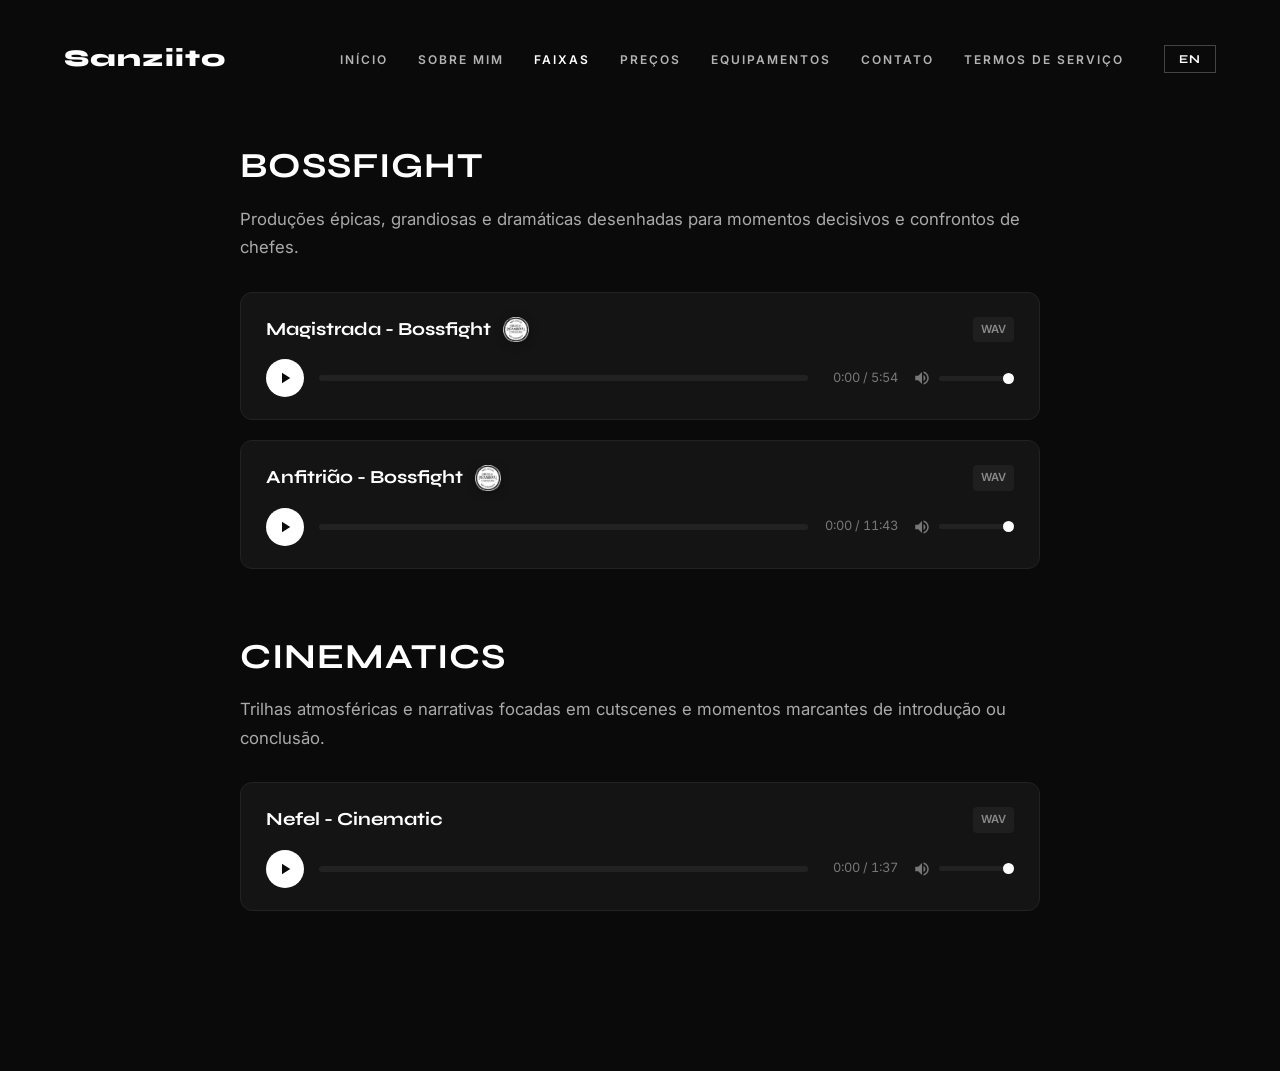
<file: bossfightcinematic.html>
<!DOCTYPE html>
<html lang="pt-BR">
<head>
    <meta charset="UTF-8">
    <meta name="viewport" content="width=device-width, initial-scale=1.0">
    <title>Sanziito | Bossfight & Cinematics</title>
    <link rel="preconnect" href="https://fonts.googleapis.com">
    <link rel="preconnect" href="https://fonts.gstatic.com" crossorigin>
    <link href="https://fonts.googleapis.com/css2?family=Inter:wght@400;500;600&family=Syne:wght@700;800&display=swap" rel="stylesheet">
    <link rel="stylesheet" href="css/style.css">
    <style>
        .custom-player {
            background: #141414;
            border: 1px solid #222;
            padding: 22px 25px;
            border-radius: 12px;
            display: flex;
            flex-direction: column;
            gap: 15px;
            color: #fff;
            margin-bottom: 20px;
        }
        .player-top { display: flex; justify-content: space-between; align-items: center; flex-wrap: wrap; gap: 10px; }
        .player-title-area { display: flex; align-items: center; gap: 12px; }
        .player-top h3 { font-family: 'Syne', sans-serif; font-size: 1.15rem; margin: 0; color: #fff; }
        .ordem-selo { width: 26px; height: 26px; object-fit: contain; vertical-align: middle; filter: drop-shadow(0 2px 4px rgba(0,0,0,0.5)); }
        .format-badge { font-size: 0.7rem; color: #888; background: #1f1f1f; padding: 4px 8px; border-radius: 4px; font-weight: 600; }
        
        .player-controls-area { 
            display: flex; 
            align-items: center; 
            gap: 15px; 
            flex-wrap: wrap; 
        }
        
        .play-trigger {
            background: #fff; border: none; width: 38px; height: 38px; border-radius: 50%;
            cursor: pointer; display: flex; align-items: center; justify-content: center; color: #0a0a0a; flex-shrink: 0;
            transition: transform 0.2s, background 0.2s;
        }
        .play-trigger:hover { transform: scale(1.06); background: #e0e0e0; }
        .play-trigger svg { width: 18px; height: 18px; fill: currentColor; }
        
        .timeline { flex: 1; min-width: 120px; height: 6px; background: #222; border-radius: 3px; cursor: pointer; position: relative; overflow: hidden; }
        .timeline-progress { width: 0%; height: 100%; background: #fff; border-radius: 3px; transition: width 0.05s linear; }
        
        .time-display { font-size: 0.8rem; color: #777; min-width: 75px; text-align: right; font-variant-numeric: tabular-nums; }

        /* Controles de Volume */
        .volume-area {
            display: flex;
            align-items: center;
            gap: 8px;
            margin-left: auto;
        }
        .volume-icon {
            width: 18px;
            height: 18px;
            fill: #777;
            cursor: pointer;
            transition: fill 0.2s;
            flex-shrink: 0;
        }
        .volume-icon:hover {
            fill: #fff;
        }
        .volume-slider {
            width: 75px;
            height: 5px;
            -webkit-appearance: none;
            appearance: none;
            background: #222;
            border-radius: 3px;
            outline: none;
            cursor: pointer;
        }
        .volume-slider::-webkit-slider-thumb {
            -webkit-appearance: none;
            appearance: none;
            width: 11px;
            height: 11px;
            border-radius: 50%;
            background: #fff;
            cursor: pointer;
        }
        .volume-slider::-moz-range-thumb {
            width: 11px;
            height: 11px;
            border-radius: 50%;
            background: #fff;
            cursor: pointer;
            border: none;
        }
    </style>
</head>
<body style="background: #0a0a0a; color: #fff; font-family: 'Inter', sans-serif;">

    <header class="hero-section" style="height: auto; min-height: 100vh;">
        <nav class="navbar">
            <a href="index.html" class="logo" style="text-decoration: none;">Sanziito</a>
            <div class="nav-right">
                <ul class="nav-links">
                    <li><a href="index.html" data-pt="INÍCIO" data-en="HOME">INÍCIO</a></li>
                    <li><a href="sobremim.html" data-pt="SOBRE MIM" data-en="ABOUT ME">SOBRE MIM</a></li>
                    <li><a href="faixas.html" style="color: #fff;" data-pt="FAIXAS" data-en="TRACKS">FAIXAS</a></li>
                    <li><a href="preços.html" data-pt="PREÇOS" data-en="PRICING">PREÇOS</a></li>
                    <li><a href="equipamento.html" data-pt="EQUIPAMENTOS" data-en="GEAR">EQUIPAMENTOS</a></li>
                    <li><a href="contato.html" data-pt="CONTATO" data-en="CONTACT">CONTATO</a></li>
                    <li><a href="termos.html" data-pt="TERMOS DE SERVIÇO" data-en="TERMS OF SERVICE">TERMOS DE SERVIÇO</a></li>
                </ul>
                <button id="lang-toggle" class="lang-btn">EN</button>
            </div>
        </nav>

        <section style="padding: 60px 20px 100px 20px; max-width: 900px; margin: 0 auto; text-align: left;">
            
            <!-- SEÇÃO: BOSSFIGHT -->
            <div style="margin-bottom: 60px;">
                <h2 style="font-family: 'Syne', sans-serif; font-size: 2.2rem; margin-bottom: 10px; letter-spacing: 1px;" data-pt="BOSSFIGHT" data-en="BOSSFIGHT">BOSSFIGHT</h2>
                <p style="color: #aaa; font-size: 1.05rem; line-height: 1.7; max-width: 800px; margin-bottom: 30px;" data-pt="Produções épicas, grandiosas e dramáticas desenhadas para momentos decisivos e confrontos de chefes." data-en="Epic, grand, and dramatic productions designed for decisive moments and boss encounters.">
                    Produções épicas, grandiosas e dramáticas desenhadas para momentos decisivos e confrontos de chefes.
                </p>
                <div id="bossfight-container"></div>
            </div>

            <!-- SEÇÃO: CINEMATICS -->
            <div>
                <h2 style="font-family: 'Syne', sans-serif; font-size: 2.2rem; margin-bottom: 10px; letter-spacing: 1px;" data-pt="CINEMATICS" data-en="CINEMATICS">CINEMATICS</h2>
                <p style="color: #aaa; font-size: 1.05rem; line-height: 1.7; max-width: 800px; margin-bottom: 30px;" data-pt="Trilhas atmosféricas e narrativas focadas em cutscenes e momentos marcantes de introdução ou conclusão." data-en="Atmospheric and narrative tracks focused on cutscenes and memorable intro or outro moments.">
                    Trilhas atmosféricas e narrativas focadas em cutscenes e momentos marcantes de introdução ou conclusão.
                </p>
                <div id="cinematics-container"></div>
            </div>

        </section>
    </header>

    <script>
        // 🎵 Lista de Músicas de Bossfight
        const bossfightTracks = [
            {
                title: "Magistrada - Bossfight",
                file: "audios/magistrada-fanmade-bossfight.mp3",
                format: "WAV",
                seal: "img/ordemselo.png"
            },
            {
                title: "Anfitrião - Bossfight",
                file: "audios/anfitriao-fanmade-bossfight.mp3",
                format: "WAV",
                seal: "img/ordemselo.png"
            }
        ];

        // 🎵 Lista de Músicas de Cinematics
        const cinematicsTracks = [
            {
                title: "Nefel - Cinematic",
                file: "audios/nefel-cinematic.mp3",
                format: "WAV"
            }
        ];

        // Função para renderizar e ativar os players
        function renderPlaylist(tracks, containerId) {
            const container = document.getElementById(containerId);
            
            if (tracks.length === 0) {
                return; 
            }

            tracks.forEach((track) => {
                const sealHTML = track.seal ? `<img src="${track.seal}" alt="Selo Ordem Paranormal" class="ordem-selo" title="Fanwork licenciado / Ordem Paranormal">` : '';
                
                const playerHTML = `
                    <div class="custom-player">
                        <div class="player-top">
                            <div class="player-title-area">
                                <h3>${track.title}</h3>
                                ${sealHTML}
                            </div>
                            <span class="format-badge">${track.format}</span>
                        </div>
                        <div class="player-controls-area">
                            <button class="play-trigger" title="Play/Pause">
                                <svg class="icon-play" viewBox="0 0 24 24"><path d="M8 5v14l11-7z"/></svg>
                                <svg class="icon-pause" style="display:none;" viewBox="0 0 24 24"><path d="M6 19h4V5H6v14zm8-14v14h4V5h-4z"/></svg>
                            </button>
                            <div class="timeline">
                                <div class="timeline-progress"></div>
                            </div>
                            <span class="time-display">0:00 / 0:00</span>
                            <div class="volume-area">
                                <svg class="volume-icon" viewBox="0 0 24 24" title="Mutar/Desmutar">
                                    <path d="M3 9v6h4l5 5V4L7 9H3zm13.5 3c0-1.77-1.02-3.29-2.5-4.03v8.05c1.48-.73 2.5-2.25 2.5-4.02zM14 3.23v2.06c2.89.86 5 3.54 5 6.71s-2.11 5.85-5 6.71v2.06c4.01-.91 7-4.49 7-8.77s-2.99-7.86-7-8.77z"/>
                                </svg>
                                <input type="range" class="volume-slider" min="0" max="1" step="0.01" value="1" title="Volume">
                            </div>
                        </div>
                        <audio class="audio-element" preload="metadata">
                            <source src="${track.file}" type="audio/wav">
                            Seu navegador não suporta áudio.
                        </audio>
                    </div>
                `;
                container.innerHTML += playerHTML;
            });
        }

        // Renderiza as playlists
        renderPlaylist(bossfightTracks, 'bossfight-container');
        renderPlaylist(cinematicsTracks, 'cinematics-container');

        // Mecânica global de controle de áudio (Play/Pause, Progresso, Timeline e Volume)
        document.querySelectorAll('.custom-player').forEach(player => {
            const audio = player.querySelector('.audio-element');
            const playBtn = player.querySelector('.play-trigger');
            const iconPlay = player.querySelector('.icon-play');
            const iconPause = player.querySelector('.icon-pause');
            const timeline = player.querySelector('.timeline');
            const progress = player.querySelector('.timeline-progress');
            const timeDisplay = player.querySelector('.time-display');
            const volumeSlider = player.querySelector('.volume-slider');
            const volumeIcon = player.querySelector('.volume-icon');

            function formatTime(seconds) {
                const minutes = Math.floor(seconds / 60);
                const remainingSeconds = Math.floor(seconds % 60);
                return `${minutes}:${remainingSeconds < 10 ? '0' : ''}${remainingSeconds}`;
            }

            audio.addEventListener('loadedmetadata', () => {
                timeDisplay.textContent = `0:00 / ${formatTime(audio.duration)}`;
            });

            playBtn.addEventListener('click', () => {
                document.querySelectorAll('.audio-element').forEach(otherAudio => {
                    if (otherAudio !== audio && !otherAudio.paused) {
                        otherAudio.pause();
                        const otherPlayer = otherAudio.closest('.custom-player');
                        otherPlayer.querySelector('.icon-play').style.display = 'block';
                        otherPlayer.querySelector('.icon-pause').style.display = 'none';
                    }
                });

                if (audio.paused) {
                    audio.play();
                    iconPlay.style.display = 'none';
                    iconPause.style.display = 'block';
                } else {
                    audio.pause();
                    iconPlay.style.display = 'block';
                    iconPause.style.display = 'none';
                }
            });

            audio.addEventListener('timeupdate', () => {
                if (audio.duration) {
                    const percentage = (audio.currentTime / audio.duration) * 100;
                    progress.style.width = `${percentage}%`;
                    timeDisplay.textContent = `${formatTime(audio.currentTime)} / ${formatTime(audio.duration)}`;
                }
            });

            timeline.addEventListener('click', (e) => {
                if (audio.duration) {
                    const rect = timeline.getBoundingClientRect();
                    const clickPosition = (e.clientX - rect.left) / timeline.offsetWidth;
                    audio.currentTime = clickPosition * audio.duration;
                }
            });

            audio.addEventListener('ended', () => {
                iconPlay.style.display = 'block';
                iconPause.style.display = 'none';
                progress.style.width = '0%';
            });

            // Lógica do Volume
            volumeSlider.addEventListener('input', (e) => {
                audio.volume = e.target.value;
                updateVolumeIcon(audio.volume);
            });

            let lastVolume = 1;
            volumeIcon.addEventListener('click', () => {
                if (audio.volume > 0) {
                    lastVolume = audio.volume;
                    audio.volume = 0;
                    volumeSlider.value = 0;
                } else {
                    audio.volume = lastVolume;
                    volumeSlider.value = lastVolume;
                }
                updateVolumeIcon(audio.volume);
            });

            function updateVolumeIcon(vol) {
                if (vol == 0) {
                    volumeIcon.innerHTML = '<path d="M16.5 12c0-1.77-1.02-3.29-2.5-4.03v2.21l2.45 2.45c.03-.2.05-.41.05-.63zm2.5 0c0 .94-.2 1.82-.54 2.64l1.51 1.51C20.63 14.91 21 13.5 21 12c0-4.28-2.99-7.86-7-8.77v2.06c2.89.86 5 3.54 5 6.71zM4.27 3L3 4.27 7.73 9H3v6h4l5 5v-6.73l4.25 4.25c-.67.52-1.42.93-2.25 1.18v2.06c1.38-.31 2.63-.95 3.69-1.81L19.73 21 21 19.73l-9-9L4.27 3zM12 4L9.91 6.09 12 8.18V4z"/>';
                } else {
                    volumeIcon.innerHTML = '<path d="M3 9v6h4l5 5V4L7 9H3zm13.5 3c0-1.77-1.02-3.29-2.5-4.03v8.05c1.48-.73 2.5-2.25 2.5-4.02zM14 3.23v2.06c2.89.86 5 3.54 5 6.71s-2.11 5.85-5 6.71v2.06c4.01-.91 7-4.49 7-8.77s-2.99-7.86-7-8.77z"/>';
                }
            }
        });
    </script>
    <!-- Script global de tradução do site -->
    <script src="js/script.js"></script>
</body>
</html>
</file>
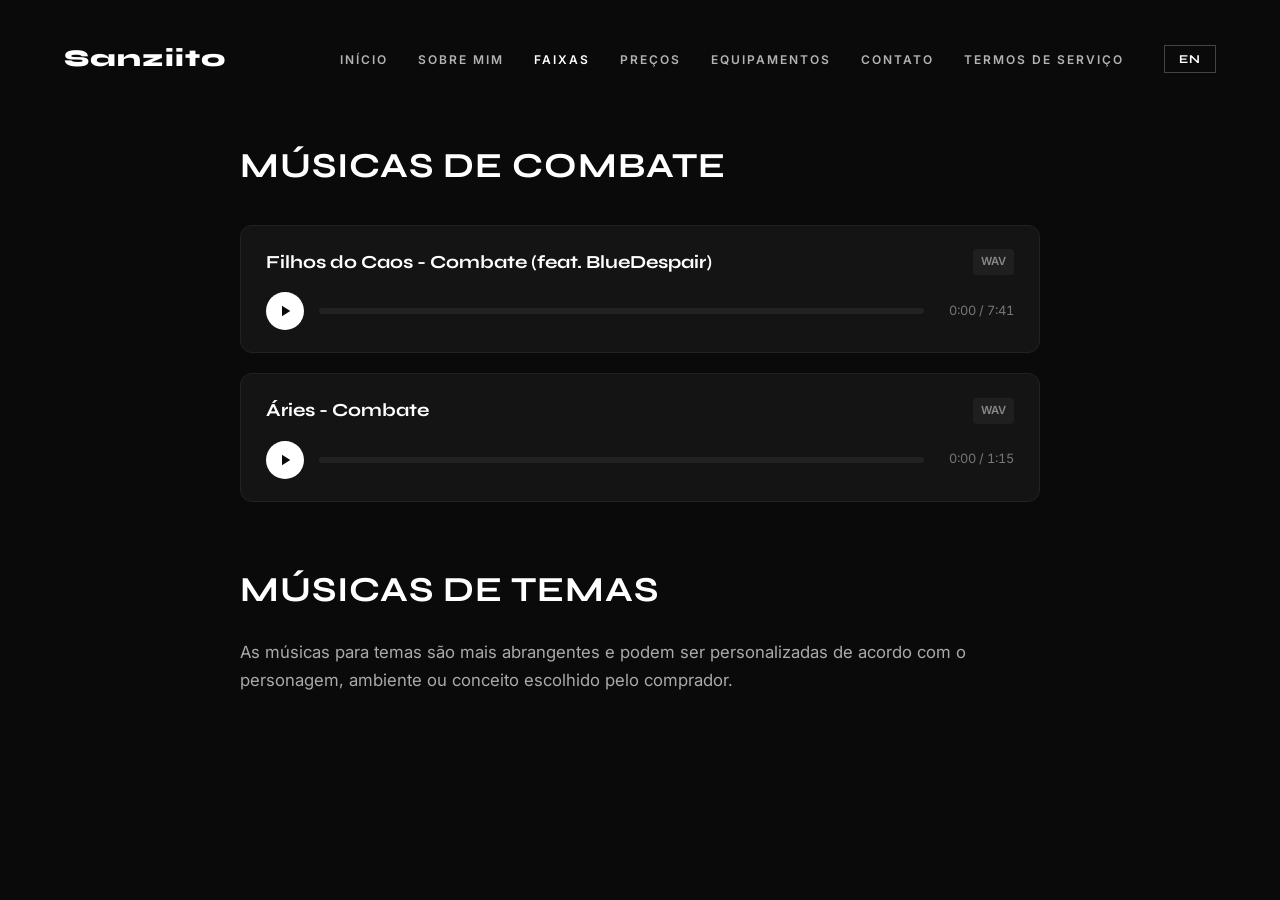
<file: combatetema.html>
<!DOCTYPE html>
<html lang="pt-BR">
<head>
    <meta charset="UTF-8">
    <meta name="viewport" content="width=device-width, initial-scale=1.0">
    <title>Sanziito | Combates e Temas</title>
    <link rel="preconnect" href="https://fonts.googleapis.com">
    <link rel="preconnect" href="https://fonts.gstatic.com" crossorigin>
    <link href="https://fonts.googleapis.com/css2?family=Inter:wght@400;500;600&family=Syne:wght@700;800&display=swap" rel="stylesheet">
    <link rel="stylesheet" href="css/style.css">
    <style>
        .custom-player {
            background: #141414;
            border: 1px solid #222;
            padding: 22px 25px;
            border-radius: 12px;
            display: flex;
            flex-direction: column;
            gap: 15px;
            color: #fff;
            margin-bottom: 20px;
        }
        .player-top { display: flex; justify-content: space-between; align-items: center; }
        .player-top h3 { font-family: 'Syne', sans-serif; font-size: 1.15rem; margin: 0; color: #fff; }
        .format-badge { font-size: 0.7rem; color: #888; background: #1f1f1f; padding: 4px 8px; border-radius: 4px; font-weight: 600; }
        .player-controls-area { display: flex; align-items: center; gap: 15px; }
        .play-trigger {
            background: #fff; border: none; width: 38px; height: 38px; border-radius: 50%;
            cursor: pointer; display: flex; align-items: center; justify-content: center; color: #0a0a0a; flex-shrink: 0;
            transition: transform 0.2s, background 0.2s;
        }
        .play-trigger:hover { transform: scale(1.06); background: #e0e0e0; }
        .play-trigger svg { width: 18px; height: 18px; fill: currentColor; }
        .timeline { flex: 1; height: 6px; background: #222; border-radius: 3px; cursor: pointer; position: relative; overflow: hidden; }
        .timeline-progress { width: 0%; height: 100%; background: #fff; border-radius: 3px; transition: width 0.05s linear; }
        .time-display { font-size: 0.8rem; color: #777; min-width: 75px; text-align: right; font-variant-numeric: tabular-nums; }
    </style>
</head>
<body style="background: #0a0a0a; color: #fff; font-family: 'Inter', sans-serif;">

    <header class="hero-section" style="height: auto; min-height: 100vh;">
        <nav class="navbar">
            <a href="index.html" class="logo" style="text-decoration: none;">Sanziito</a>
            <div class="nav-right">
                <ul class="nav-links">
                    <li><a href="index.html">INÍCIO</a></li>
                    <li><a href="sobremim.html" data-pt="SOBRE MIM" data-en="ABOUT ME">SOBRE MIM</a></li>
                    <li><a href="faixas.html" style="color: #fff;">FAIXAS</a></li>
                    <li><a href="preços.html" data-i18n="nav-prices">PREÇOS</a></li>
                    <li><a href="equipamento.html">EQUIPAMENTOS</a></li>
                    <li><a href="contato.html">CONTATO</a></li>
                    <li><a href="termos.html">TERMOS DE SERVIÇO</a></li>
                </ul>
                <button id="lang-toggle" class="lang-btn">EN</button>
            </div>
        </nav>

        <section style="padding: 60px 20px 100px 20px; max-width: 900px; margin: 0 auto; text-align: left;">
            
            <!-- SEÇÃO: MÚSICAS DE COMBATE -->
            <div style="margin-bottom: 60px;">
                <h2 style="font-family: 'Syne', sans-serif; font-size: 2.2rem; margin-bottom: 30px; letter-spacing: 1px;">MÚSICAS DE COMBATE</h2>
                <div id="combat-container"></div>
            </div>

            <!-- SEÇÃO: MÚSICAS DE TEMAS -->
            <div>
                <h2 style="font-family: 'Syne', sans-serif; font-size: 2.2rem; margin-bottom: 20px; letter-spacing: 1px;">MÚSICAS DE TEMAS</h2>
                <p style="color: #aaa; font-size: 1.05rem; line-height: 1.7; max-width: 800px; margin-bottom: 30px;">
                    As músicas para temas são mais abrangentes e podem ser personalizadas de acordo com o personagem, ambiente ou conceito escolhido pelo comprador.
                </p>
                <!-- Container de Músicas de Tema -->
                <div id="theme-container"></div>
            </div>

        </section>
    </header>

    <script>
        // 🎵 Lista de Músicas de Combate
        const combatTracks = [
            {
                title: "Filhos do Caos - Combate (feat. BlueDespair)",
                file: "audios/filhos-do-caos-combate.mp3",
                format: "WAV"
            },
            {
                title: "Áries - Combate",
                file: "audios/aries-combate.mp3",
                format: "WAV"
            }
        ];

        // 🎵 Lista de Músicas de Tema (Vazia por enquanto, sem texto extra)
        const themeTracks = [
            // Exemplo para adicionar futuramente: 
            // { title: "Nome do Tema", file: "audios/seu-arquivo.wav", format: "WAV" }
        ];

        // Função para renderizar e ativar os players
        function renderPlaylist(tracks, containerId) {
            const container = document.getElementById(containerId);
            
            if (tracks.length === 0) {
                return; // Apenas sai e deixa limpo caso não haja faixas
            }

            tracks.forEach((track, index) => {
                const playerHTML = `
                    <div class="custom-player">
                        <div class="player-top">
                            <h3>${track.title}</h3>
                            <span class="format-badge">${track.format}</span>
                        </div>
                        <div class="player-controls-area">
                            <button class="play-trigger" title="Play/Pause">
                                <svg class="icon-play" viewBox="0 0 24 24"><path d="M8 5v14l11-7z"/></svg>
                                <svg class="icon-pause" style="display:none;" viewBox="0 0 24 24"><path d="M6 19h4V5H6v14zm8-14v14h4V5h-4z"/></svg>
                            </button>
                            <div class="timeline">
                                <div class="timeline-progress"></div>
                            </div>
                            <span class="time-display">0:00 / 0:00</span>
                        </div>
                        <audio class="audio-element" preload="metadata">
                            <source src="${track.file}" type="audio/wav">
                            Seu navegador não suporta áudio.
                        </audio>
                    </div>
                `;
                container.innerHTML += playerHTML;
            });
        }

        // Renderiza as duas seções
        renderPlaylist(combatTracks, 'combat-container');
        renderPlaylist(themeTracks, 'theme-container');

        // Mecânica global de controle de áudio (Play/Pause, Progresso e Interatividade)
        document.querySelectorAll('.custom-player').forEach(player => {
            const audio = player.querySelector('.audio-element');
            const playBtn = player.querySelector('.play-trigger');
            const iconPlay = player.querySelector('.icon-play');
            const iconPause = player.querySelector('.icon-pause');
            const timeline = player.querySelector('.timeline');
            const progress = player.querySelector('.timeline-progress');
            const timeDisplay = player.querySelector('.time-display');

            function formatTime(seconds) {
                const minutes = Math.floor(seconds / 60);
                const remainingSeconds = Math.floor(seconds % 60);
                return `${minutes}:${remainingSeconds < 10 ? '0' : ''}${remainingSeconds}`;
            }

            audio.addEventListener('loadedmetadata', () => {
                timeDisplay.textContent = `0:00 / ${formatTime(audio.duration)}`;
            });

            playBtn.addEventListener('click', () => {
                document.querySelectorAll('.audio-element').forEach(otherAudio => {
                    if (otherAudio !== audio && !otherAudio.paused) {
                        otherAudio.pause();
                        const otherPlayer = otherAudio.closest('.custom-player');
                        otherPlayer.querySelector('.icon-play').style.display = 'block';
                        otherPlayer.querySelector('.icon-pause').style.display = 'none';
                    }
                });

                if (audio.paused) {
                    audio.play();
                    iconPlay.style.display = 'none';
                    iconPause.style.display = 'block';
                } else {
                    audio.pause();
                    iconPlay.style.display = 'block';
                    iconPause.style.display = 'none';
                }
            });

            audio.addEventListener('timeupdate', () => {
                if (audio.duration) {
                    const percentage = (audio.currentTime / audio.duration) * 100;
                    progress.style.width = `${percentage}%`;
                    timeDisplay.textContent = `${formatTime(audio.currentTime)} / ${formatTime(audio.duration)}`;
                }
            });

            timeline.addEventListener('click', (e) => {
                if (audio.duration) {
                    const rect = timeline.getBoundingClientRect();
                    const clickPosition = (e.clientX - rect.left) / timeline.offsetWidth;
                    audio.currentTime = clickPosition * audio.duration;
                }
            });

            audio.addEventListener('ended', () => {
                iconPlay.style.display = 'block';
                iconPause.style.display = 'none';
                progress.style.width = '0%';
            });
        });
    </script>
</body>
</html>
</file>
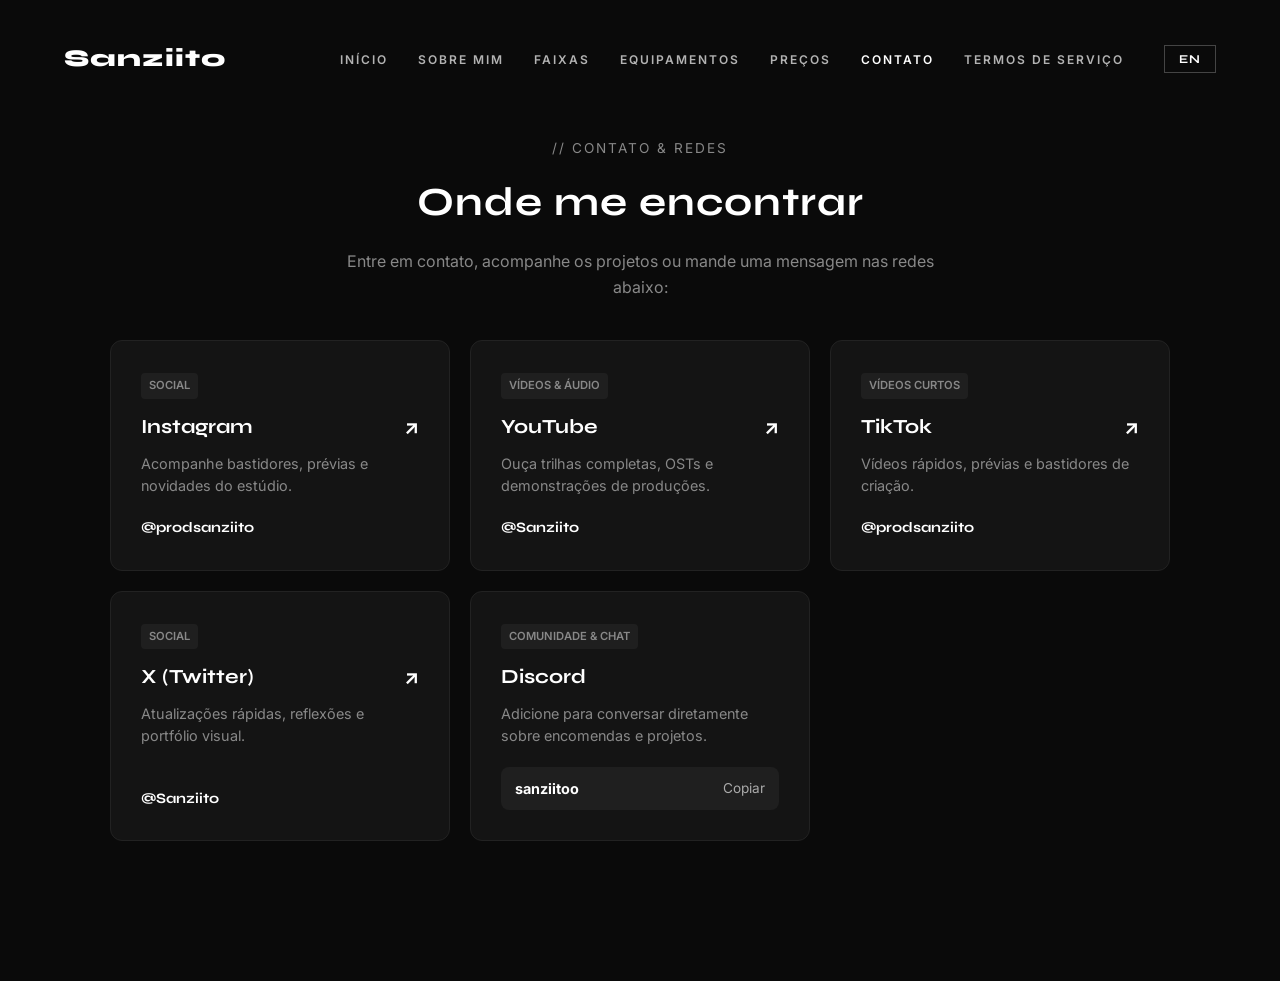
<file: contato.html>
<!DOCTYPE html>
<html lang="pt-BR">
<head>
    <meta charset="UTF-8">
    <meta name="viewport" content="width=device-width, initial-scale=1.0">
    <title>Sanziito | Contato</title>
    <link rel="preconnect" href="https://fonts.googleapis.com">
    <link rel="preconnect" href="https://fonts.gstatic.com" crossorigin>
    <link href="https://fonts.googleapis.com/css2?family=Inter:wght@400;500;600;700&family=Syne:wght@700;800&display=swap" rel="stylesheet">
    <link rel="stylesheet" href="css/style.css">
    <style>
        .contact-grid {
            display: grid;
            grid-template-columns: repeat(auto-fit, minmax(280px, 1fr));
            gap: 20px;
            width: 100%;
            margin-top: 40px;
        }
        .contact-card {
            background: #141414;
            border: 1px solid #222;
            padding: 30px;
            border-radius: 12px;
            display: flex;
            flex-direction: column;
            justify-content: space-between;
            text-decoration: none;
            transition: all 0.2s ease;
        }
        .contact-card:hover {
            border-color: #444;
            transform: translateY(-2px);
        }
        .contact-card h3 {
            font-family: 'Syne', sans-serif;
            font-size: 1.25rem;
            margin: 0 0 10px 0;
            color: #fff;
            display: flex;
            align-items: center;
            justify-content: space-between;
        }
        .contact-card p {
            font-size: 0.9rem;
            color: #888;
            margin: 0 0 20px 0;
            line-height: 1.5;
        }
        .contact-link {
            font-family: 'Syne', sans-serif;
            font-size: 0.9rem;
            color: #fff;
            font-weight: 700;
            display: inline-flex;
            align-items: center;
            gap: 8px;
        }
        .badge-tag {
            font-size: 0.7rem;
            color: #888;
            background: #1f1f1f;
            padding: 4px 8px;
            border-radius: 4px;
            font-weight: 600;
            display: inline-block;
            margin-bottom: 12px;
            width: fit-content;
        }
    </style>
</head>
<body style="background: #0a0a0a; color: #fff; font-family: 'Inter', sans-serif;">

    <header class="hero-section" style="height: auto; min-height: 100vh;">
        <nav class="navbar">
            <a href="index.html" class="logo" style="text-decoration: none;">Sanziito</a>
            <div class="nav-right">
                <ul class="nav-links">
                    <li><a href="index.html" data-i18n="nav-home">INÍCIO</a></li>
                    <li><a href="sobremim.html" data-pt="SOBRE MIM" data-en="ABOUT ME">SOBRE MIM</a></li>
                    <li><a href="faixas.html" data-i18n="nav-tracks">FAIXAS</a></li>
                    <li><a href="equipamento.html" data-i18n="nav-gear">EQUIPAMENTOS</a></li>
                    <li><a href="preços.html" data-i18n="nav-prices">PREÇOS</a></li>
                    <li><a href="contato.html" style="color: #fff;" data-i18n="nav-contact">CONTATO</a></li>
                    <li><a href="termos.html" data-i18n="nav-terms">TERMOS DE SERVIÇO</a></li>
                </ul>
                <button id="lang-toggle" class="lang-btn" onclick="toggleLanguage()">EN</button>
            </div>
        </nav>

        <section style="padding: 60px 20px 100px 20px; max-width: 1100px; margin: 0 auto; width: 100%; box-sizing: border-box; text-align: left;">
            
            <div style="text-align: center; margin-bottom: 40px;">
                <span style="font-size: 0.85rem; color: #888; letter-spacing: 2px; text-transform: uppercase; display: block; margin-bottom: 10px;" data-i18n="subtitle">// CONTATO & REDES</span>
                <h2 style="font-family: 'Syne', sans-serif; font-size: 2.5rem; margin: 0 0 15px 0; letter-spacing: 1px;" data-i18n="main-title">Onde me encontrar</h2>
                <p style="color: #888; font-size: 1rem; max-width: 600px; margin: 0 auto;" data-i18n="contact-desc">Entre em contato, acompanhe os projetos ou mande uma mensagem nas redes abaixo:</p>
            </div>

            <div class="contact-grid">
                <!-- Instagram -->
                <a href="https://www.instagram.com/prodsanziito/" target="_blank" class="contact-card">
                    <div>
                        <span class="badge-tag">SOCIAL</span>
                        <h3 data-i18n="ig-title">Instagram <span>↗</span></h3>
                        <p data-i18n="ig-desc">Acompanhe bastidores, prévias e novidades.</p>
                    </div>
                    <div class="contact-link">@prodsanziito</div>
                </a>

                <!-- YouTube -->
                <a href="https://www.youtube.com/@Sanziito" target="_blank" class="contact-card">
                    <div>
                        <span class="badge-tag">VÍDEOS & ÁUDIO</span>
                        <h3 data-i18n="yt-title">YouTube <span>↗</span></h3>
                        <p data-i18n="yt-desc">Ouça trilhas completas, OSTs e demonstrações de produções.</p>
                    </div>
                    <div class="contact-link">@Sanziito</div>
                </a>

                <!-- TikTok -->
                <a href="https://www.tiktok.com/@prodsanziito" target="_blank" class="contact-card">
                    <div>
                        <span class="badge-tag">VÍDEOS CURTOS</span>
                        <h3 data-i18n="tiktok-title">TikTok <span>↗</span></h3>
                        <p data-i18n="tiktok-desc">Vídeos rápidos, prévias e bastidores de criação.</p>
                    </div>
                    <div class="contact-link">@prodsanziito</div>
                </a>

                <!-- X / Twitter -->
                <a href="https://x.com/Sanziito" target="_blank" class="contact-card">
                    <div>
                        <span class="badge-tag">SOCIAL</span>
                        <h3 data-i18n="x-title">X (Twitter) <span>↗</span></h3>
                        <p data-i18n="x-desc">Atualizações rápidas, reflexões e portfólio visual.</p>
                    </div>
                    <div class="contact-link">@Sanziito</div>
                </a>

                <!-- Discord -->
                <div class="contact-card" style="cursor: default;">
                    <div>
                        <span class="badge-tag">COMUNIDADE & CHAT</span>
                        <h3 data-i18n="dc-title">Discord</h3>
                        <p data-i18n="dc-desc">Adicione para conversar diretamente sobre encomendas e projetos.</p>
                    </div>
                    <div class="contact-link" style="color: #fff; background: #1f1f1f; padding: 10px 14px; border-radius: 8px; justify-content: space-between;">
                        <span>sanziitoo</span>
                        <button onclick="navigator.clipboard.writeText('sanziitoo'); alert('Nome de usuário copiado!');" style="background: transparent; border: none; color: #aaa; cursor: pointer; font-size: 0.85rem;" data-i18n="copy-btn">Copiar</button>
                    </div>
                </div>
            </div>

        </section>
    </header>

    <script>
        const translations = {
            en: {
                "nav-home": "HOME",
                "nav-tracks": "TRACKS",
                "nav-gear": "GEAR",
                "nav-prices": "PRICES",
                "nav-contact": "CONTACT",
                "nav-terms": "TERMS OF SERVICE",
                "subtitle": "// CONTACT & NETWORKS",
                "main-title": "Where to find me",
                "contact-desc": "Get in touch, follow projects, or send a message on the networks below:",
                "ig-title": "Instagram <span>↗</span>",
                "ig-desc": "Follow behind-the-scenes, previews, and studio updates.",
                "yt-title": "YouTube <span>↗</span>",
                "yt-desc": "Listen to full soundtracks, OSTs, and production showcases.",
                "tiktok-title": "TikTok <span>↗</span>",
                "tiktok-desc": "Quick videos, previews, and creative behind-the-scenes.",
                "x-title": "X (Twitter) <span>↗</span>",
                "x-desc": "Quick updates, thoughts, and visual portfolio.",
                "dc-title": "Discord",
                "dc-desc": "Add to chat directly about commissions and projects.",
                "copy-btn": "Copy"
            },
            pt: {
                "nav-home": "INÍCIO",
                "nav-tracks": "FAIXAS",
                "nav-gear": "EQUIPAMENTOS",
                "nav-prices": "PREÇOS",
                "nav-contact": "CONTATO",
                "nav-terms": "TERMOS DE SERVIÇO",
                "subtitle": "// CONTATO & REDES",
                "main-title": "Onde me encontrar",
                "contact-desc": "Entre em contato, acompanhe os projetos ou mande uma mensagem nas redes abaixo:",
                "ig-title": "Instagram <span>↗</span>",
                "ig-desc": "Acompanhe bastidores, prévias e novidades do estúdio.",
                "yt-title": "YouTube <span>↗</span>",
                "yt-desc": "Ouça trilhas completas, OSTs e demonstrações de produções.",
                "tiktok-title": "TikTok <span>↗</span>",
                "tiktok-desc": "Vídeos rápidos, prévias e bastidores de criação.",
                "x-title": "X (Twitter) <span>↗</span>",
                "x-desc": "Atualizações rápidas, reflexões e portfólio visual.",
                "dc-title": "Discord",
                "dc-desc": "Adicione para conversar diretamente sobre encomendas e projetos.",
                "copy-btn": "Copiar"
            }
        };

        let currentLang = localStorage.getItem('sanziito_lang') || 'pt';

        function applyLanguage(lang) {
            currentLang = lang;
            localStorage.setItem('sanziito_lang', currentLang);

            const btn = document.getElementById('lang-toggle');
            if (btn) btn.textContent = currentLang === 'pt' ? 'EN' : 'PT';

            document.querySelectorAll('[data-i18n]').forEach(el => {
                const key = el.getAttribute('data-i18n');
                if (translations[currentLang][key]) {
                    el.innerHTML = translations[currentLang][key];
                }
            });
        }

        function toggleLanguage() {
            const newLang = currentLang === 'pt' ? 'en' : 'pt';
            applyLanguage(newLang);
        }

        window.addEventListener('DOMContentLoaded', () => {
            applyLanguage(currentLang);
        });
    </script>
</body>
</html>
</file>
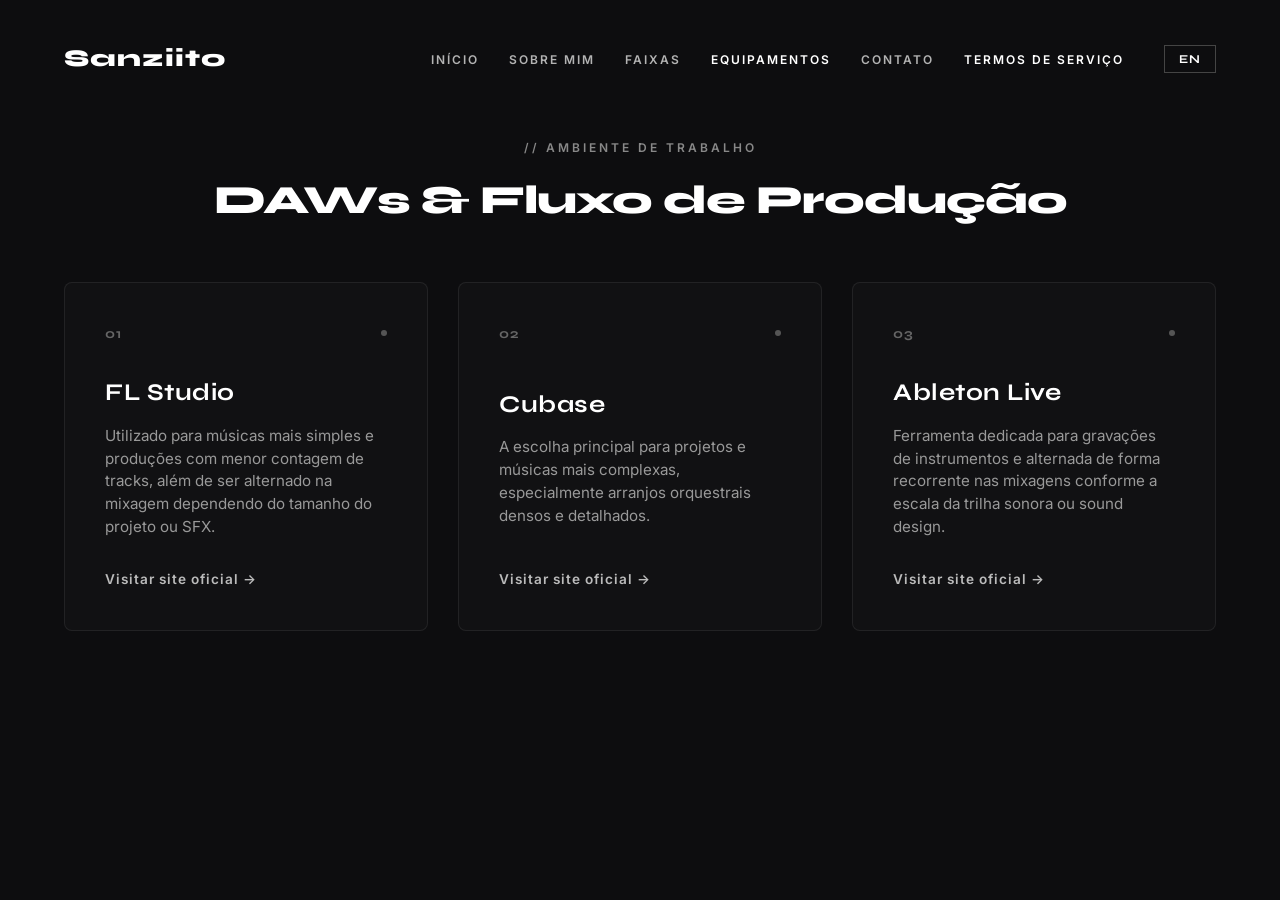
<file: daw.html>
<!DOCTYPE html>
<html lang="pt-BR">
<head>
    <meta charset="UTF-8">
    <meta name="viewport" content="width=device-width, initial-scale=1.0">
    <title>Sanziito | DAWs & Workflow</title>
    <link rel="preconnect" href="https://fonts.googleapis.com">
    <link rel="preconnect" href="https://fonts.gstatic.com" crossorigin>
    <link href="https://fonts.googleapis.com/css2?family=Inter:wght@400;500;600&family=Syne:wght@700;800&display=swap" rel="stylesheet">
    <link rel="stylesheet" href="css/style.css">
</head>
<body>

    <!-- Navegação Superior -->
    <header class="hero-section" style="height: auto; min-height: 100vh;">
        <nav class="navbar">
            <a href="index.html" class="logo" style="text-decoration: none;">Sanziito</a>
            
            <div class="nav-right">
                <ul class="nav-links">
                    <li><a href="index.html" data-pt="INÍCIO" data-en="HOME">INÍCIO</a></li>
                    <li><a href="sobremim.html" data-pt="SOBRE MIM" data-en="ABOUT ME">SOBRE MIM</a></li>
                    <li><a href="faixas.html" data-pt="FAIXAS" data-en="TRACKS">FAIXAS</a></li>
                    <li><a href="equipamento.html" style="color: #fff;" data-pt="EQUIPAMENTOS" data-en="GEAR">EQUIPAMENTOS</a></li>
                    <li><a href="contato.html" data-pt="CONTATO" data-en="CONTACT">CONTATO</a></li>
                    <li><a href="termos.html" style="color: #fff;" data-pt="TERMOS DE SERVIÇO" data-en="TERMS OF SERVICE">TERMOS DE SERVIÇO</a></li>
                </ul>
                
                <button id="lang-toggle" class="lang-btn">EN</button>
            </div>
        </nav>

        <!-- Conteúdo da Página de DAWs -->
        <section class="nav-cards-section" style="padding: 60px 0; background: transparent; border: none; width: 100%;">
            <div class="section-header" style="text-align: center; margin-bottom: 50px;">
                <span class="section-tag" data-pt="// AMBIENTE DE TRABALHO" data-en="// DIGITAL WORKSPACE">// AMBIENTE DE TRABALHO</span>
                <h2 class="section-title" style="font-size: 2.5rem; margin-top: 10px;" data-pt="DAWs & Fluxo de Produção" data-en="DAWs & Production Workflow">DAWs & Fluxo de Produção</h2>
            </div>

            <!-- Grid de DAWs -->
            <div class="cards-grid">
                
                <!-- FL Studio -->
                <a href="https://www.image-line.com/" target="_blank" rel="noopener noreferrer" class="nav-card">
                    <div class="card-top">
                        <span class="card-num">01</span>
                        <span class="card-indicator"></span>
                    </div>
                    <div class="card-content">
                        <h3>FL Studio</h3>
                        <p data-pt="Utilizado para músicas mais simples e produções com menor contagem de tracks, além de ser alternado na mixagem dependendo do tamanho do projeto ou SFX." data-en="Used for simpler tracks and productions with fewer tracks, as well as alternating in mixing depending on project size or SFX.">Utilizado para músicas mais simples e produções com menor contagem de tracks, além de ser alternado na mixagem dependendo do tamanho do projeto ou SFX.</p>
                    </div>
                    <div class="card-action">
                        <span data-pt="Visitar site oficial &rarr;" data-en="Visit official site &rarr;">Visitar site oficial &rarr;</span>
                    </div>
                </a>

                <!-- Cubase -->
                <a href="https://www.steinberg.net/cubase/" target="_blank" rel="noopener noreferrer" class="nav-card">
                    <div class="card-top">
                        <span class="card-num">02</span>
                        <span class="card-indicator"></span>
                    </div>
                    <div class="card-content">
                        <h3>Cubase</h3>
                        <p data-pt="A escolha principal para projetos e músicas mais complexas, especialmente arranjos orquestrais densos e detalhados." data-en="The primary choice for complex projects and music, especially dense and detailed orchestral arrangements.">A escolha principal para projetos e músicas mais complexas, especialmente arranjos orquestrais densos e detalhados.</p>
                    </div>
                    <div class="card-action">
                        <span data-pt="Visitar site oficial &rarr;" data-en="Visit official site &rarr;">Visitar site oficial &rarr;</span>
                    </div>
                </a>

                <!-- Ableton Live -->
                <a href="https://www.ableton.com/" target="_blank" rel="noopener noreferrer" class="nav-card">
                    <div class="card-top">
                        <span class="card-num">03</span>
                        <span class="card-indicator"></span>
                    </div>
                    <div class="card-content">
                        <h3>Ableton Live</h3>
                        <p data-pt="Ferramenta dedicada para gravações de instrumentos e alternada de forma recorrente nas mixagens conforme a escala da trilha sonora ou sound design." data-en="Dedicated tool for instrument recordings and regularly alternated in mixdowns depending on soundtrack scale or sound design.">Ferramenta dedicada para gravações de instrumentos e alternada de forma recorrente nas mixagens conforme a escala da trilha sonora ou sound design.</p>
                    </div>
                    <div class="card-action">
                        <span data-pt="Visitar site oficial &rarr;" data-en="Visit official site &rarr;">Visitar site oficial &rarr;</span>
                    </div>
                </a>

            </div>
        </section>
    </header>

    <script src="js/script.js"></script>
</body>
</html>
</file>
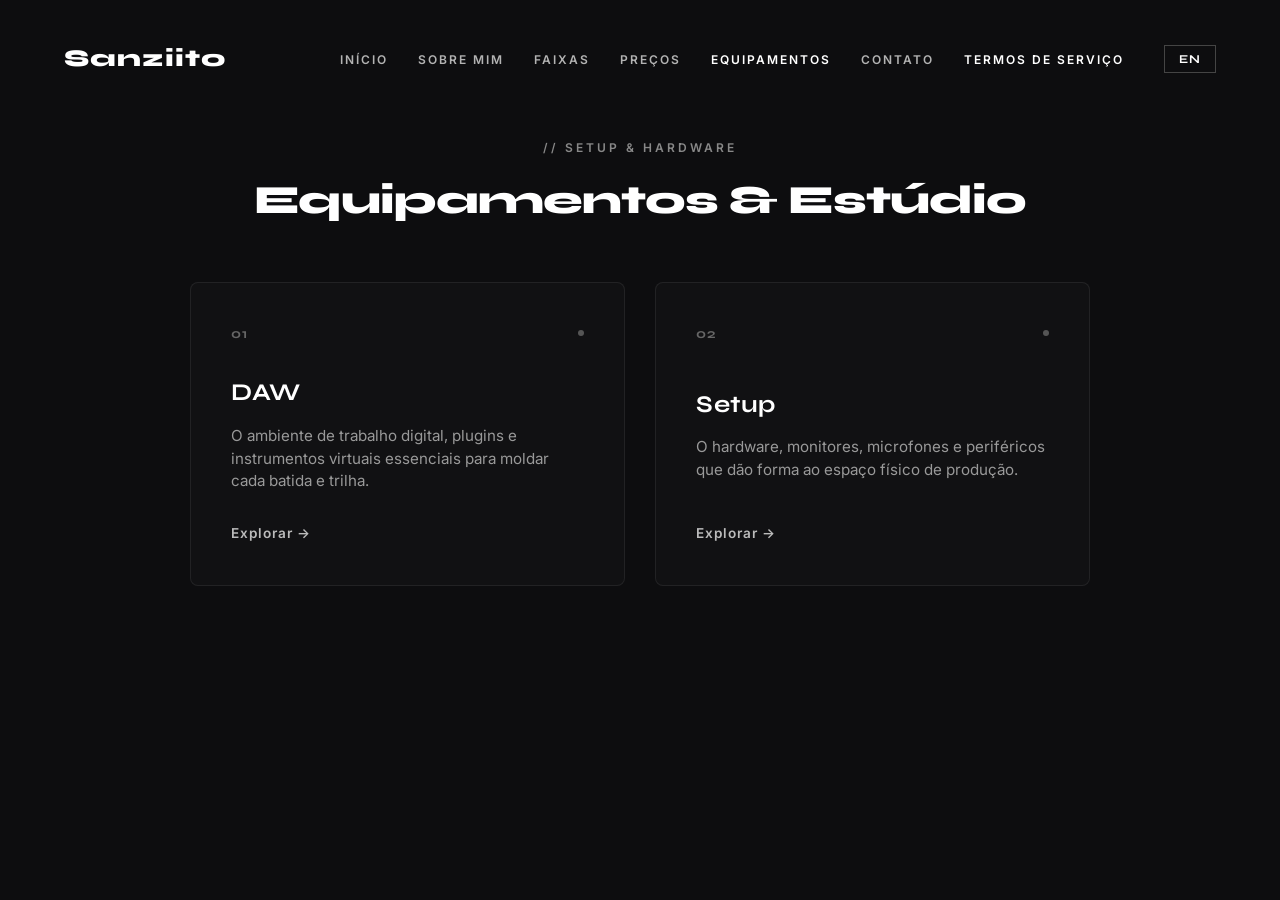
<file: equipamento.html>
<!DOCTYPE html>
<html lang="pt-BR">
<head>
    <meta charset="UTF-8">
    <meta name="viewport" content="width=device-width, initial-scale=1.0">
    <title>Sanziito | Equipamentos</title>
    <link rel="preconnect" href="https://fonts.googleapis.com">
    <link rel="preconnect" href="https://fonts.gstatic.com" crossorigin>
    <link href="https://fonts.googleapis.com/css2?family=Inter:wght@400;500;600&family=Syne:wght@700;800&display=swap" rel="stylesheet">
    <link rel="stylesheet" href="css/style.css">
</head>
<body>

    <!-- Navegação Superior -->
    <header class="hero-section" style="height: auto; min-height: 100vh;">
        <nav class="navbar">
            <a href="index.html" class="logo" style="text-decoration: none;">Sanziito</a>
            
            <div class="nav-right">
                <ul class="nav-links">
                    <li><a href="index.html" data-pt="INÍCIO" data-en="HOME">INÍCIO</a></li>
                    <li><a href="sobremim.html" data-pt="SOBRE MIM" data-en="ABOUT ME">SOBRE MIM</a></li>
                    <li><a href="faixas.html" data-pt="FAIXAS" data-en="TRACKS">FAIXAS</a></li>
                    <li><a href="preços.html" data-i18n="nav-prices">PREÇOS</a></li>
                    <li><a href="equipamento.html" style="color: #fff;" data-pt="EQUIPAMENTOS" data-en="GEAR">EQUIPAMENTOS</a></li>
                    <li><a href="contato.html" data-pt="CONTATO" data-en="CONTACT">CONTATO</a></li>
                    <li><a href="termos.html" style="color: #fff;" data-pt="TERMOS DE SERVIÇO" data-en="TERMS OF SERVICE">TERMOS DE SERVIÇO</a></li>
                </ul>
                
                <button id="lang-toggle" class="lang-btn">EN</button>
            </div>
        </nav>

        <!-- Conteúdo da Página de Equipamentos -->
        <section class="nav-cards-section" style="padding: 60px 0; background: transparent; border: none; width: 100%;">
            <div class="section-header" style="text-align: center; margin-bottom: 50px;">
                <span class="section-tag" data-pt="// SETUP & HARDWARE" data-en="// SETUP & HARDWARE">// SETUP & HARDWARE</span>
                <h2 class="section-title" style="font-size: 2.5rem; margin-top: 10px;" data-pt="Equipamentos & Estúdio" data-en="Equipment & Studio">Equipamentos & Estúdio</h2>
            </div>

            <!-- Grid de 2 colunas para DAW e Setup -->
            <div style="display: grid; grid-template-columns: repeat(2, 1fr); gap: 30px; max-width: 900px; margin: 0 auto;">
                
                <!-- Card 1: DAW (Abre daw.html) -->
                <a href="daw.html" class="nav-card">
                    <div class="card-top">
                        <span class="card-num">01</span>
                        <span class="card-indicator"></span>
                    </div>
                    <div class="card-content">
                        <h3 data-pt="DAW" data-en="DAW">DAW</h3>
                        <p data-pt="O ambiente de trabalho digital, plugins e instrumentos virtuais essenciais para moldar cada batida e trilha." data-en="The digital workspace, plugins, and virtual instruments essential to shaping every beat and track.">O ambiente de trabalho digital, plugins e instrumentos virtuais essenciais para moldar cada batida e trilha.</p>
                    </div>
                    <div class="card-action">
                        <span data-pt="Explorar &rarr;" data-en="Explore &rarr;">Explorar &rarr;</span>
                    </div>
                </a>

                <!-- Card 2: Setup (Abre setup.html) -->
                <a href="setup.html" class="nav-card">
                    <div class="card-top">
                        <span class="card-num">02</span>
                        <span class="card-indicator"></span>
                    </div>
                    <div class="card-content">
                        <h3 data-pt="Setup" data-en="Setup">Setup</h3>
                        <p data-pt="O hardware, monitores, microfones e periféricos que dão forma ao espaço físico de produção." data-en="The hardware, monitors, microphones, and peripherals that shape the physical production space.">O hardware, monitores, microfones e periféricos que dão forma ao espaço físico de produção.</p>
                    </div>
                    <div class="card-action">
                        <span data-pt="Explorar &rarr;" data-en="Explore &rarr;">Explorar &rarr;</span>
                    </div>
                </a>

            </div>
        </section>
    </header>

    <script src="js/script.js"></script>
</body>
</html>
</file>
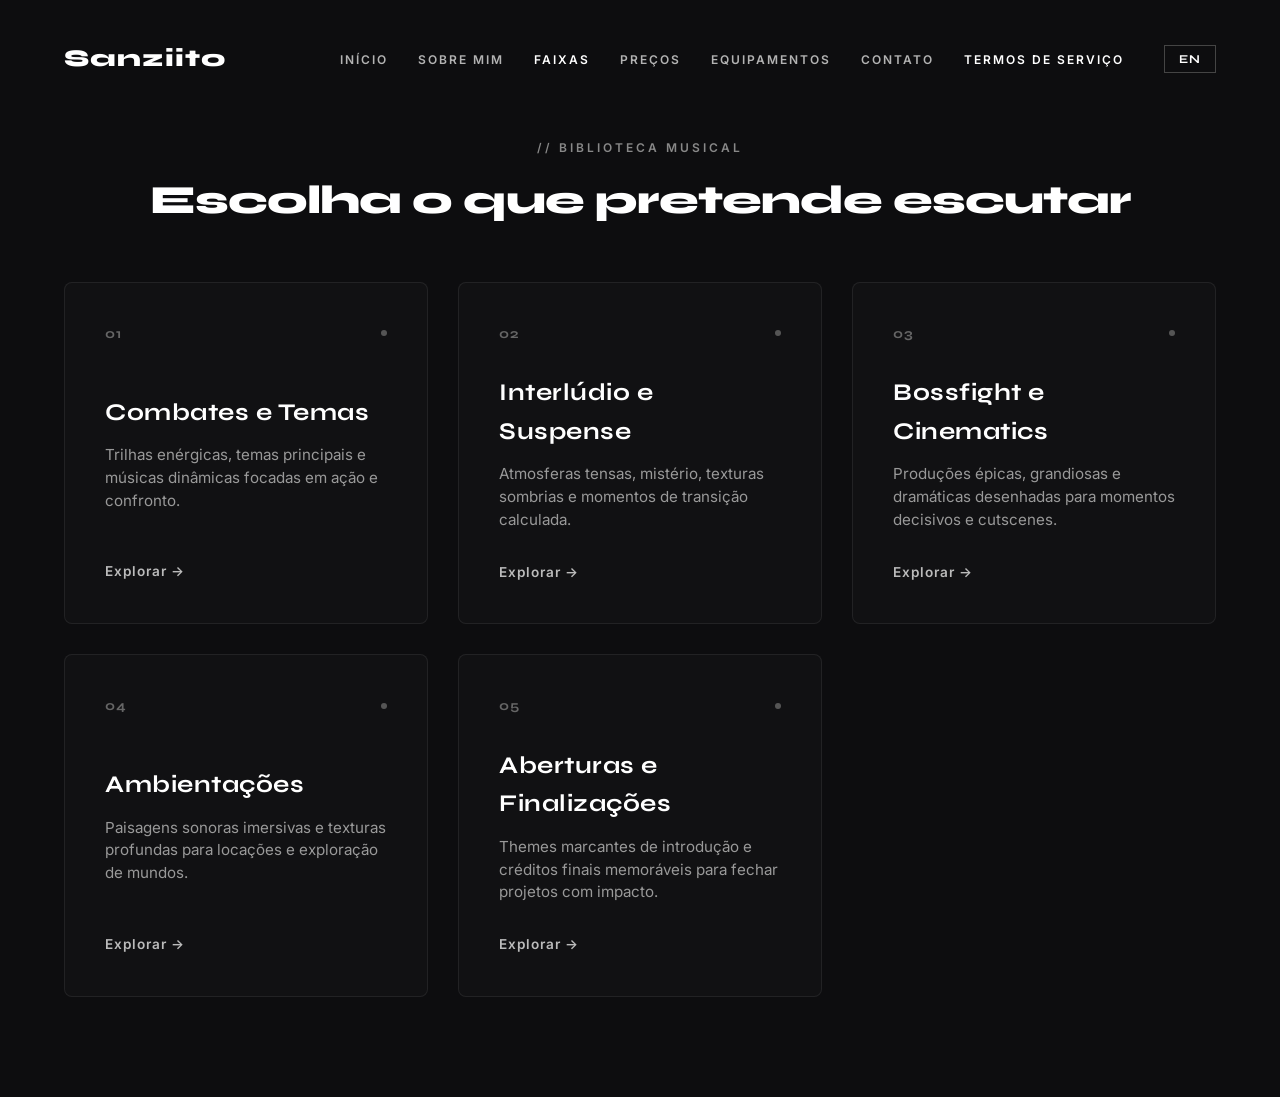
<file: faixas.html>
<!DOCTYPE html>
<html lang="pt-BR">
<head>
    <meta charset="UTF-8">
    <meta name="viewport" content="width=device-width, initial-scale=1.0">
    <title>Sanziito | Faixas & Categorias</title>
    <link rel="preconnect" href="https://fonts.googleapis.com">
    <link rel="preconnect" href="https://fonts.gstatic.com" crossorigin>
    <link href="https://fonts.googleapis.com/css2?family=Inter:wght@400;500;600&family=Syne:wght@700;800&display=swap" rel="stylesheet">
    <link rel="stylesheet" href="css/style.css">
</head>
<body>

    <!-- Navegação Superior -->
    <header class="hero-section" style="height: auto; min-height: 100vh;">
        <nav class="navbar">
            <a href="index.html" class="logo" style="text-decoration: none;">Sanziito</a>
            
            <div class="nav-right">
                <ul class="nav-links">
                    <li><a href="index.html" data-pt="INÍCIO" data-en="HOME">INÍCIO</a></li>
                    <li><a href="sobremim.html" data-pt="SOBRE MIM" data-en="ABOUT ME">SOBRE MIM</a></li>
                    <li><a href="faixas.html" style="color: #fff;" data-pt="FAIXAS" data-en="TRACKS">FAIXAS</a></li>
                    <li><a href="preços.html" data-pt="PREÇOS" data-en="PRICING">PREÇOS</a></li>
                    <li><a href="equipamento.html" data-pt="EQUIPAMENTOS" data-en="GEAR">EQUIPAMENTOS</a></li>
                    <li><a href="contato.html" data-pt="CONTATO" data-en="CONTACT">CONTATO</a></li>
                    <li><a href="termos.html" style="color: #fff;" data-pt="TERMOS DE SERVIÇO" data-en="TERMS OF SERVICE">TERMOS DE SERVIÇO</a></li>
                </ul>
                
                <button id="lang-toggle" class="lang-btn">EN</button>
            </div>
        </nav>

        <!-- Seção de Seleção de Faixas -->
        <section class="nav-cards-section" style="padding: 60px 0; background: transparent; border: none; width: 100%;">
            <div class="section-header" style="text-align: center; margin-bottom: 50px;">
                <span class="section-tag" data-pt="// BIBLIOTECA MUSICAL" data-en="// MUSIC LIBRARY">// BIBLIOTECA MUSICAL</span>
                <h2 class="section-title" style="font-size: 2.5rem; margin-top: 10px;" data-pt="Escolha o que pretende escutar" data-en="Choose what you want to listen to">Escolha o que pretende escutar</h2>
            </div>

            <div class="cards-grid">
                <!-- Categoria 1 -->
                <a href="combatetema.html" class="nav-card">
                    <div class="card-top">
                        <span class="card-num">01</span>
                        <span class="card-indicator"></span>
                    </div>
                    <div class="card-content">
                        <h3 data-pt="Combates e Temas" data-en="Combats & Themes">Combates e Temas</h3>
                        <p data-pt="Trilhas enérgicas, temas principais e músicas dinâmicas focadas em ação e confronto." data-en="Energetic tracks, main themes, and dynamic music focused on action and confrontation.">Trilhas enérgicas, temas principais e músicas dinâmicas focadas em ação e confronto.</p>
                    </div>
                    <div class="card-action">
                        <span data-pt="Explorar &rarr;" data-en="Explore &rarr;">Explorar &rarr;</span>
                    </div>
                </a>

                <!-- Categoria 2 -->
                <a href="interludiosuspense.html" class="nav-card">
                    <div class="card-top">
                        <span class="card-num">02</span>
                        <span class="card-indicator"></span>
                    </div>
                    <div class="card-content">
                        <h3 data-pt="Interlúdio e Suspense" data-en="Interlude & Suspense">Interlúdio e Suspense</h3>
                        <p data-pt="Atmosferas tensas, mistério, texturas sombrias e momentos de transição calculada." data-en="Tense atmospheres, mystery, dark textures, and calculated transition moments.">Atmosferas tensas, mistério, texturas sombrias e momentos de transição calculada.</p>
                    </div>
                    <div class="card-action">
                        <span data-pt="Explorar &rarr;" data-en="Explore &rarr;">Explorar &rarr;</span>
                    </div>
                </a>

                <!-- Categoria 3 (Corrigido para bossfightcinematic.html) -->
                <a href="bossfightcinematic.html" class="nav-card">
                    <div class="card-top">
                        <span class="card-num">03</span>
                        <span class="card-indicator"></span>
                    </div>
                    <div class="card-content">
                        <h3 data-pt="Bossfight e Cinematics" data-en="Bossfight & Cinematics">Bossfight e Cinematics</h3>
                        <p data-pt="Produções épicas, grandiosas e dramáticas desenhadas para momentos decisivos e cutscenes." data-en="Epic, grand, and dramatic productions designed for decisive moments and cutscenes.">Produções épicas, grandiosas e dramáticas desenhadas para momentos decisivos e cutscenes.</p>
                    </div>
                    <div class="card-action">
                        <span data-pt="Explorar &rarr;" data-en="Explore &rarr;">Explorar &rarr;</span>
                    </div>
                </a>

                <!-- Categoria 4 -->
                <a href="ambientação.html" class="nav-card">
                    <div class="card-top">
                        <span class="card-num">04</span>
                        <span class="card-indicator"></span>
                    </div>
                    <div class="card-content">
                        <h3 data-pt="Ambientações" data-en="Ambiances">Ambientações</h3>
                        <p data-pt="Paisagens sonoras imersivas e texturas profundas para locações e exploração de mundos." data-en="Immersive soundscapes and deep textures for locations and world exploration.">Paisagens sonoras imersivas e texturas profundas para locações e exploração de mundos.</p>
                    </div>
                    <div class="card-action">
                        <span data-pt="Explorar &rarr;" data-en="Explore &rarr;">Explorar &rarr;</span>
                    </div>
                </a>

                <!-- Categoria 5 -->
                <a href="aberturasfinalizações.html" class="nav-card">
                    <div class="card-top">
                        <span class="card-num">05</span>
                        <span class="card-indicator"></span>
                    </div>
                    <div class="card-content">
                        <h3 data-pt="Aberturas e Finalizações" data-en="Openings & Endings">Aberturas e Finalizações</h3>
                        <p data-pt="Themes marcantes de introdução e créditos finais memoráveis para fechar projetos com impacto." data-en="Striking intro themes and memorable end credits to close projects with impact.">Themes marcantes de introdução e créditos finais memoráveis para fechar projetos com impacto.</p>
                    </div>
                    <div class="card-action">
                        <span data-pt="Explorar &rarr;" data-en="Explore &rarr;">Explorar &rarr;</span>
                    </div>
                </a>
            </div>
        </section>
    </header>

    <script src="js/script.js"></script>
</body>
</html>
</file>
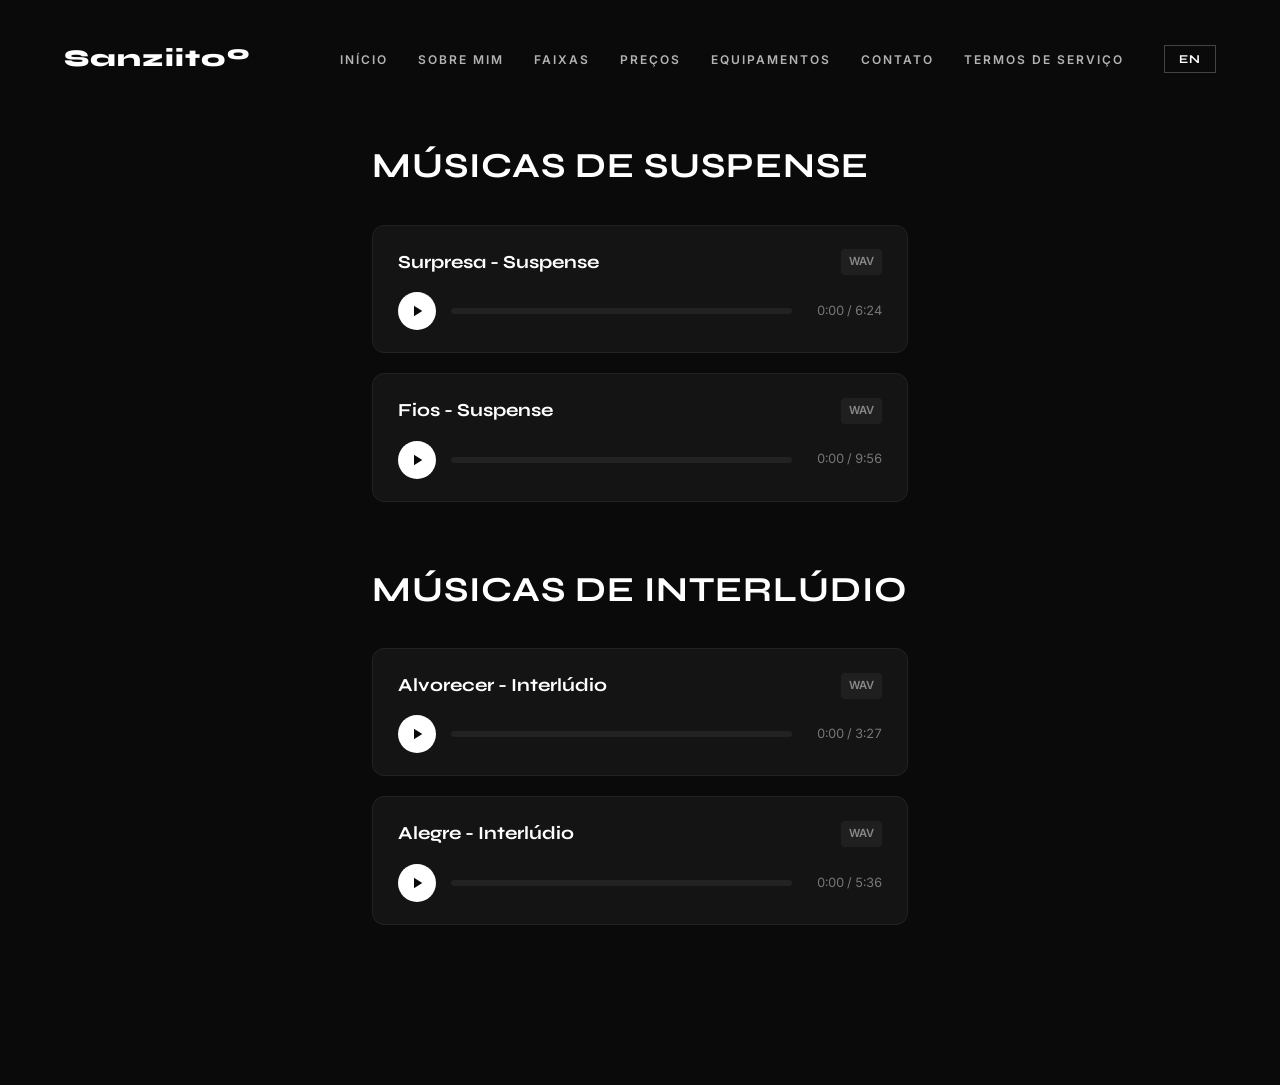
<file: interludiosuspense.html>
<!DOCTYPE html>
<html lang="pt-BR">
<head>
    <meta charset="UTF-8">
    <meta name="viewport" content="width=device-width, initial-scale=1.0">
    <title>Sanziito | Interlúdio e Suspense</title>
    <link rel="preconnect" href="https://fonts.googleapis.com">
    <link rel="preconnect" href="https://fonts.gstatic.com" crossorigin>
    <link href="https://fonts.googleapis.com/css2?family=Inter:wght@400;500;600&family=Syne:wght@700;800&display=swap" rel="stylesheet">
    <link rel="stylesheet" href="css/style.css">
    <style>
        .custom-player {
            background: #141414;
            border: 1px solid #222;
            padding: 22px 25px;
            border-radius: 12px;
            display: flex;
            flex-direction: column;
            gap: 15px;
            color: #fff;
            margin-bottom: 20px;
            width: 100%; /* Garante que ocupa toda a largura disponível */
        }
        .player-top { display: flex; justify-content: space-between; align-items: center; }
        .player-top h3 { font-family: 'Syne', sans-serif; font-size: 1.15rem; margin: 0; color: #fff; }
        .format-badge { font-size: 0.7rem; color: #888; background: #1f1f1f; padding: 4px 8px; border-radius: 4px; font-weight: 600; }
        .player-controls-area { display: flex; align-items: center; gap: 15px; }
        .play-trigger {
            background: #fff; border: none; width: 38px; height: 38px; border-radius: 50%;
            cursor: pointer; display: flex; align-items: center; justify-content: center; color: #0a0a0a; flex-shrink: 0;
            transition: transform 0.2s, background 0.2s;
        }
        .play-trigger:hover { transform: scale(1.06); background: #e0e0e0; }
        .play-trigger svg { width: 18px; height: 18px; fill: currentColor; }
        .timeline { flex: 1; height: 6px; background: #222; border-radius: 3px; cursor: pointer; position: relative; overflow: hidden; }
        .timeline-progress { width: 0%; height: 100%; background: #fff; border-radius: 3px; transition: width 0.05s linear; }
        .time-display { font-size: 0.8rem; color: #777; min-width: 75px; text-align: right; font-variant-numeric: tabular-nums; }
    </style>
</head>
<body style="background: #0a0a0a; color: #fff; font-family: 'Inter', sans-serif;">

    <header class="hero-section" style="height: auto; min-height: 100vh;">
        <nav class="navbar">
            <a href="index.html" class="logo" style="text-decoration: none;">Sanziitoº</a>
            <div class="nav-right">
                <ul class="nav-links">
                    <li><a href="index.html">INÍCIO</a></li>
                    <li><a href="sobremim.html" data-pt="SOBRE MIM" data-en="ABOUT ME">SOBRE MIM</a></li>
                    <li><a href="faixas.html">FAIXAS</a></li>
                    <li><a href="preços.html" data-i18n="nav-prices">PREÇOS</a></li>
                    <li><a href="equipamento.html">EQUIPAMENTOS</a></li>
                    <li><a href="contato.html">CONTATO</a></li>
                    <li><a href="termos.html">TERMOS DE SERVIÇO</a></li>
                </ul>
                <button id="lang-toggle" class="lang-btn">EN</button>
            </div>
        </nav>

        <!-- Aumentado o max-width para 1100px para deixar os blocos mais largos -->
        <section style="padding: 60px 20px 100px 20px; max-width: 1100px; margin: 0 auto; text-align: left;">
            
            <!-- SEÇÃO: SUSPENSE -->
            <div style="margin-bottom: 60px;">
                <h2 style="font-family: 'Syne', sans-serif; font-size: 2.2rem; margin-bottom: 30px; letter-spacing: 1px;">MÚSICAS DE SUSPENSE</h2>
                <div id="suspense-container"></div>
            </div>

            <!-- SEÇÃO: INTERLÚDIO -->
            <div>
                <h2 style="font-family: 'Syne', sans-serif; font-size: 2.2rem; margin-bottom: 30px; letter-spacing: 1px;">MÚSICAS DE INTERLÚDIO</h2>
                <div id="interlude-container"></div>
            </div>

        </section>
    </header>

    <script>
        // 🎵 Lista de Músicas de Suspense
        const suspenseTracks = [
            {
                title: "Surpresa - Suspense",
                file: "audios/surpresa-suspense.mp3",
                format: "WAV"
            },
            {
                title: "Fios - Suspense",
                file: "audios/fios-suspense.mp3",
                format: "WAV"
            }
        ];

        // 🎵 Lista de Músicas de Interlúdio
        const interludeTracks = [
            {
                title: "Alvorecer - Interlúdio",
                file: "audios/alvorecer-interludio.mp3",
                format: "WAV"
            },
            {
                title: "Alegre - Interlúdio",
                file: "audios/alegre-interludio.mp3",
                format: "WAV"
            }
        ];

        // Função para renderizar os players dinamicamente
        function renderPlaylist(tracks, containerId) {
            const container = document.getElementById(containerId);
            
            if (tracks.length === 0) return;

            tracks.forEach((track) => {
                const playerHTML = `
                    <div class="custom-player">
                        <div class="player-top">
                            <h3>${track.title}</h3>
                            <span class="format-badge">${track.format}</span>
                        </div>
                        <div class="player-controls-area">
                            <button class="play-trigger" title="Play/Pause">
                                <svg class="icon-play" viewBox="0 0 24 24"><path d="M8 5v14l11-7z"/></svg>
                                <svg class="icon-pause" style="display:none;" viewBox="0 0 24 24"><path d="M6 19h4V5H6v14zm8-14v14h4V5h-4z"/></svg>
                            </button>
                            <div class="timeline">
                                <div class="timeline-progress"></div>
                            </div>
                            <span class="time-display">0:00 / 0:00</span>
                        </div>
                        <audio class="audio-element" preload="metadata">
                            <source src="${track.file}" type="audio/wav">
                            Seu navegador não suporta áudio.
                        </audio>
                    </div>
                `;
                container.innerHTML += playerHTML;
            });
        }

        // Renderiza as seções
        renderPlaylist(suspenseTracks, 'suspense-container');
        renderPlaylist(interludeTracks, 'interlude-container');

        // Mecânica de controle de áudio (Play/Pause, Progresso e Interatividade)
        document.querySelectorAll('.custom-player').forEach(player => {
            const audio = player.querySelector('.audio-element');
            const playBtn = player.querySelector('.play-trigger');
            const iconPlay = player.querySelector('.icon-play');
            const iconPause = player.querySelector('.icon-pause');
            const timeline = player.querySelector('.timeline');
            const progress = player.querySelector('.timeline-progress');
            const timeDisplay = player.querySelector('.time-display');

            function formatTime(seconds) {
                const minutes = Math.floor(seconds / 60);
                const remainingSeconds = Math.floor(seconds % 60);
                return `${minutes}:${remainingSeconds < 10 ? '0' : ''}${remainingSeconds}`;
            }

            audio.addEventListener('loadedmetadata', () => {
                timeDisplay.textContent = `0:00 / ${formatTime(audio.duration)}`;
            });

            playBtn.addEventListener('click', () => {
                document.querySelectorAll('.audio-element').forEach(otherAudio => {
                    if (otherAudio !== audio && !otherAudio.paused) {
                        otherAudio.pause();
                        const otherPlayer = otherAudio.closest('.custom-player');
                        otherPlayer.querySelector('.icon-play').style.display = 'block';
                        otherPlayer.querySelector('.icon-pause').style.display = 'none';
                    }
                });

                if (audio.paused) {
                    audio.play();
                    iconPlay.style.display = 'none';
                    iconPause.style.display = 'block';
                } else {
                    audio.pause();
                    iconPlay.style.display = 'block';
                    iconPause.style.display = 'none';
                }
            });

            audio.addEventListener('timeupdate', () => {
                if (audio.duration) {
                    const percentage = (audio.currentTime / audio.duration) * 100;
                    progress.style.width = `${percentage}%`;
                    timeDisplay.textContent = `${formatTime(audio.currentTime)} / ${formatTime(audio.duration)}`;
                }
            });

            timeline.addEventListener('click', (e) => {
                if (audio.duration) {
                    const rect = timeline.getBoundingClientRect();
                    const clickPosition = (e.clientX - rect.left) / timeline.offsetWidth;
                    audio.currentTime = clickPosition * audio.duration;
                }
            });

            audio.addEventListener('ended', () => {
                iconPlay.style.display = 'block';
                iconPause.style.display = 'none';
                progress.style.width = '0%';
            });
        });
    </script>
</body>
</html>
</file>
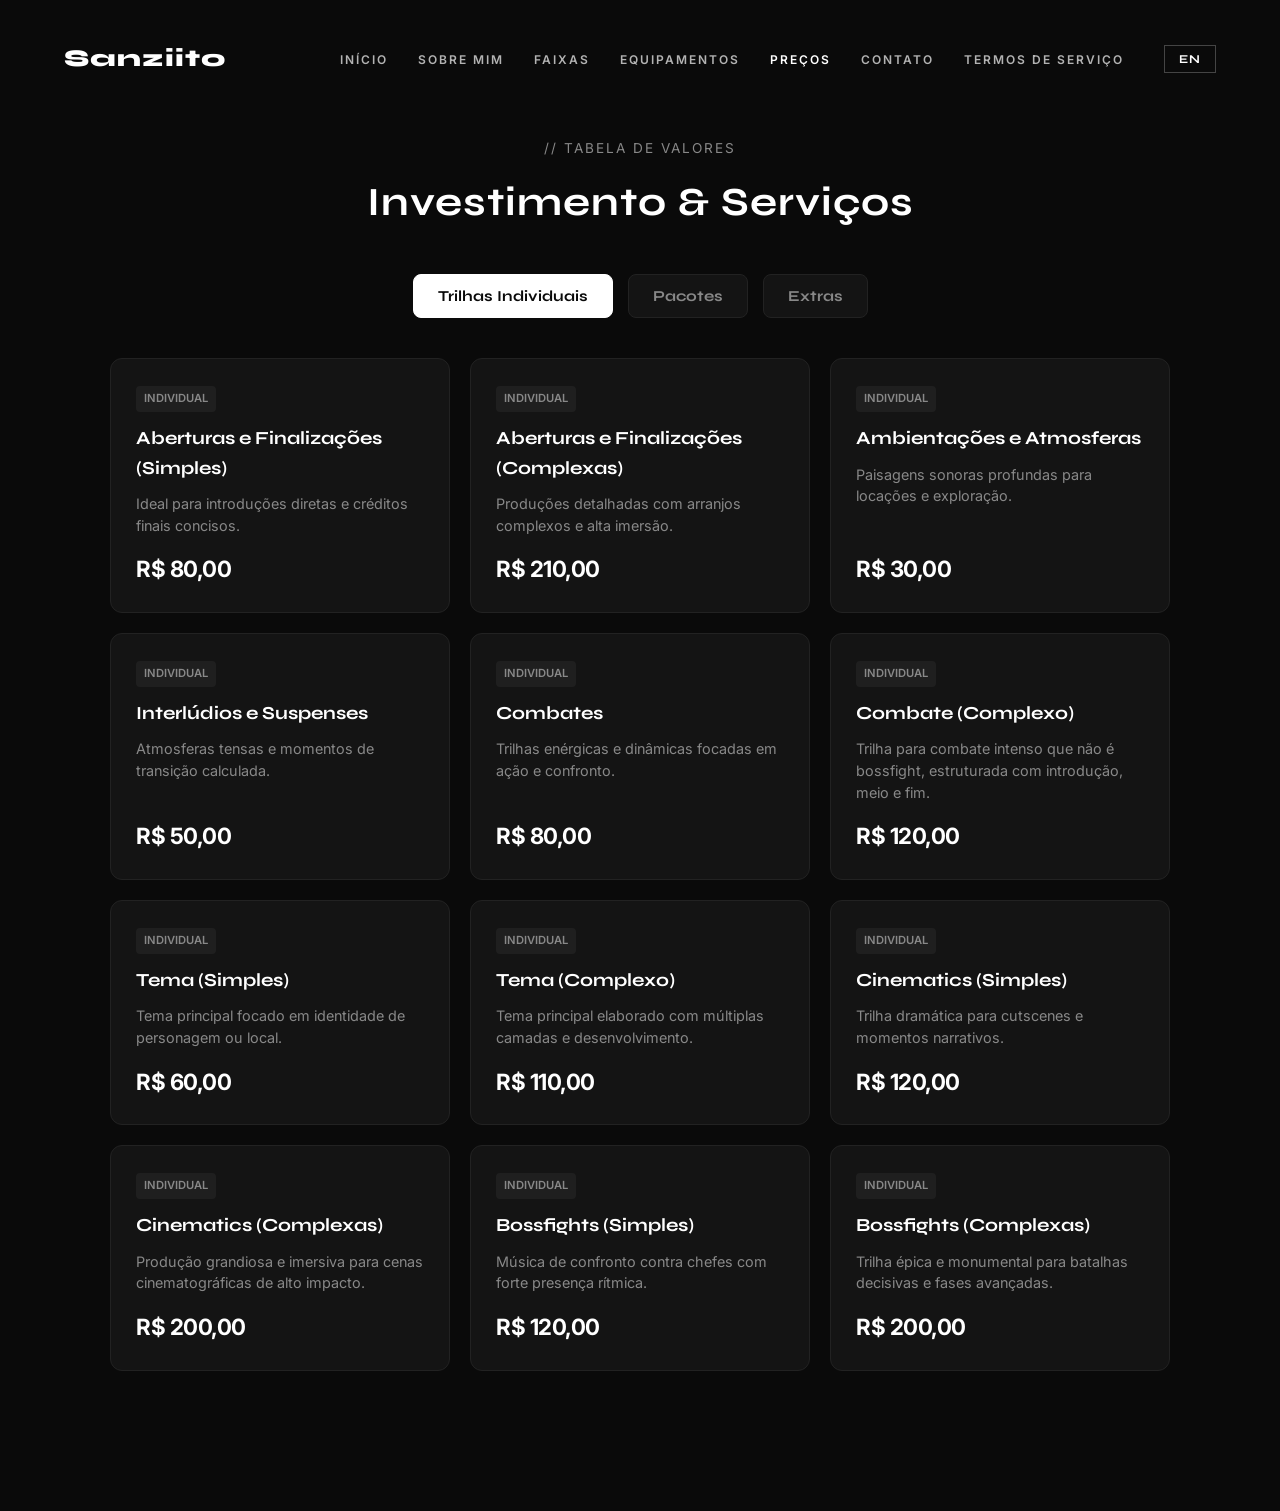
<file: preços.html>
<!DOCTYPE html>
<html lang="pt-BR">
<head>
    <meta charset="UTF-8">
    <meta name="viewport" content="width=device-width, initial-scale=1.0">
    <title>Sanziito | Preços e Pacotes</title>
    <link rel="preconnect" href="https://fonts.googleapis.com">
    <link rel="preconnect" href="https://fonts.gstatic.com" crossorigin>
    <link href="https://fonts.googleapis.com/css2?family=Inter:wght@400;500;600;700&family=Syne:wght@700;800&display=swap" rel="stylesheet">
    <link rel="stylesheet" href="css/style.css">
    <style>
        .pricing-tabs {
            display: flex;
            justify-content: center;
            gap: 15px;
            margin-bottom: 40px;
            flex-wrap: wrap;
        }
        .tab-btn {
            background: #141414;
            border: 1px solid #222;
            color: #888;
            padding: 12px 24px;
            border-radius: 8px;
            font-family: 'Syne', sans-serif;
            font-weight: 700;
            font-size: 0.95rem;
            cursor: pointer;
            transition: all 0.2s ease;
        }
        .tab-btn:hover {
            border-color: #444;
            color: #fff;
        }
        .tab-btn.active {
            background: #fff;
            color: #0a0a0a;
            border-color: #fff;
        }
        .pricing-section {
            display: none;
            width: 100%;
        }
        .pricing-section.active {
            display: grid;
            grid-template-columns: repeat(auto-fit, minmax(300px, 1fr));
            gap: 20px;
        }
        .price-card {
            background: #141414;
            border: 1px solid #222;
            padding: 25px;
            border-radius: 12px;
            display: flex;
            flex-direction: column;
            justify-content: space-between;
            transition: border-color 0.2s;
        }
        .price-card:hover {
            border-color: #333;
        }
        .price-card h3 {
            font-family: 'Syne', sans-serif;
            font-size: 1.15rem;
            margin: 0 0 10px 0;
            color: #fff;
        }
        .price-value {
            font-family: 'Inter', sans-serif;
            font-size: 1.4rem;
            color: #fff;
            font-weight: 700;
            margin-top: 15px;
            letter-spacing: -0.5px;
        }
        .price-desc {
            font-size: 0.9rem;
            color: #888;
            margin: 0;
            line-height: 1.5;
        }
        .badge-tag {
            font-size: 0.7rem;
            color: #888;
            background: #1f1f1f;
            padding: 4px 8px;
            border-radius: 4px;
            font-weight: 600;
            display: inline-block;
            margin-bottom: 12px;
            width: fit-content;
        }
    </style>
</head>
<body style="background: #0a0a0a; color: #fff; font-family: 'Inter', sans-serif;">

    <header class="hero-section" style="height: auto; min-height: 100vh;">
        <nav class="navbar">
            <a href="index.html" class="logo" style="text-decoration: none;">Sanziito</a>
            <div class="nav-right">
                <ul class="nav-links">
                    <li><a href="index.html" data-i18n="nav-home">INÍCIO</a></li>
                    <li><a href="sobremim.html" data-pt="SOBRE MIM" data-en="ABOUT ME">SOBRE MIM</a></li>
                    <li><a href="faixas.html" data-i18n="nav-tracks">FAIXAS</a></li>
                    <li><a href="equipamento.html" data-i18n="nav-gear">EQUIPAMENTOS</a></li>
                    <li><a href="preços.html" style="color: #fff;" data-i18n="nav-prices">PREÇOS</a></li>
                    <li><a href="contato.html" data-i18n="nav-contact">CONTATO</a></li>
                    <li><a href="termos.html" data-i18n="nav-terms">TERMOS DE SERVIÇO</a></li>
                </ul>
                <button id="lang-toggle" class="lang-btn" onclick="toggleLanguage()">EN</button>
            </div>
        </nav>

        <section style="padding: 60px 20px 100px 20px; max-width: 1100px; margin: 0 auto; width: 100%; box-sizing: border-box; text-align: left;">
            
            <div style="text-align: center; margin-bottom: 40px;">
                <span style="font-size: 0.85rem; color: #888; letter-spacing: 2px; text-transform: uppercase; display: block; margin-bottom: 10px;" data-i18n="subtitle">// TABELA DE VALORES</span>
                <h2 style="font-family: 'Syne', sans-serif; font-size: 2.5rem; margin: 0; letter-spacing: 1px;" data-i18n="main-title">Investimento & Serviços</h2>
            </div>

            <!-- Botões de Alternância (Abas) -->
            <div class="pricing-tabs">
                <button class="tab-btn active" onclick="switchTab('individuais', event)" data-i18n="tab-individual">Trilhas Individuais</button>
                <button class="tab-btn" onclick="switchTab('pacotes', event)" data-i18n="tab-packages">Pacotes</button>
                <button class="tab-btn" onclick="switchTab('extras', event)" data-i18n="tab-extras">Extras</button>
            </div>

            <!-- SEÇÃO 1: TRILHAS INDIVIDUAIS -->
            <div id="individuais" class="pricing-section active">
                <div class="price-card">
                    <div>
                        <span class="badge-tag" data-i18n="badge-individual">INDIVIDUAL</span>
                        <h3 data-i18n="item-1-title">Aberturas e Finalizações (Simples)</h3>
                        <p class="price-desc" data-i18n="item-1-desc">Ideal para introduções diretas e créditos finais concisos.</p>
                    </div>
                    <div class="price-value" data-br="R$ 80,00" data-en="US$ 16.00">R$ 80,00</div>
                </div>

                <div class="price-card">
                    <div>
                        <span class="badge-tag" data-i18n="badge-individual">INDIVIDUAL</span>
                        <h3 data-i18n="item-2-title">Aberturas e Finalizações (Complexas)</h3>
                        <p class="price-desc" data-i18n="item-2-desc">Produções detalhadas com arranjos complexos e alta imersão.</p>
                    </div>
                    <div class="price-value" data-br="R$ 210,00" data-en="US$ 42.00">R$ 210,00</div>
                </div>

                <div class="price-card">
                    <div>
                        <span class="badge-tag" data-i18n="badge-individual">INDIVIDUAL</span>
                        <h3 data-i18n="item-3-title">Ambientações e Atmosferas</h3>
                        <p class="price-desc" data-i18n="item-3-desc">Paisagens sonoras profundas para locações e exploração.</p>
                    </div>
                    <div class="price-value" data-br="R$ 30,00" data-en="US$ 6.00">R$ 30,00</div>
                </div>

                <div class="price-card">
                    <div>
                        <span class="badge-tag" data-i18n="badge-individual">INDIVIDUAL</span>
                        <h3 data-i18n="item-4-title">Interlúdios e Suspenses</h3>
                        <p class="price-desc" data-i18n="item-4-desc">Atmosferas tensas e momentos de transição calculada.</p>
                    </div>
                    <div class="price-value" data-br="R$ 50,00" data-en="US$ 10.00">R$ 50,00</div>
                </div>

                <div class="price-card">
                    <div>
                        <span class="badge-tag" data-i18n="badge-individual">INDIVIDUAL</span>
                        <h3 data-i18n="item-5-title">Combates</h3>
                        <p class="price-desc" data-i18n="item-5-desc">Trilhas enérgicas e dinâmicas focadas em ação e confronto.</p>
                    </div>
                    <div class="price-value" data-br="R$ 80,00" data-en="US$ 16.00">R$ 80,00</div>
                </div>

                <div class="price-card">
                    <div>
                        <span class="badge-tag" data-i18n="badge-individual">INDIVIDUAL</span>
                        <h3 data-i18n="item-12-title">Combate (Complexo)</h3>
                        <p class="price-desc" data-i18n="item-12-desc">Trilha para combate intenso que não é bossfight, estruturada com introdução, meio e fim.</p>
                    </div>
                    <div class="price-value" data-br="R$ 120,00" data-en="US$ 24.00">R$ 120,00</div>
                </div>

                <div class="price-card">
                    <div>
                        <span class="badge-tag" data-i18n="badge-individual">INDIVIDUAL</span>
                        <h3 data-i18n="item-6-title">Tema (Simples)</h3>
                        <p class="price-desc" data-i18n="item-6-desc">Tema principal focado em identidade de personagem ou local.</p>
                    </div>
                    <div class="price-value" data-br="R$ 60,00" data-en="US$ 12.00">R$ 60,00</div>
                </div>

                <div class="price-card">
                    <div>
                        <span class="badge-tag" data-i18n="badge-individual">INDIVIDUAL</span>
                        <h3 data-i18n="item-7-title">Tema (Complexo)</h3>
                        <p class="price-desc" data-i18n="item-7-desc">Tema principal elaborado com múltiplas camadas e desenvolvimento.</p>
                    </div>
                    <div class="price-value" data-br="R$ 110,00" data-en="US$ 22.00">R$ 110,00</div>
                </div>

                <div class="price-card">
                    <div>
                        <span class="badge-tag" data-i18n="badge-individual">INDIVIDUAL</span>
                        <h3 data-i18n="item-8-title">Cinematics (Simples)</h3>
                        <p class="price-desc" data-i18n="item-8-desc">Trilha dramática para cutscenes e momentos narrativos.</p>
                    </div>
                    <div class="price-value" data-br="R$ 120,00" data-en="US$ 24.00">R$ 120,00</div>
                </div>

                <div class="price-card">
                    <div>
                        <span class="badge-tag" data-i18n="badge-individual">INDIVIDUAL</span>
                        <h3 data-i18n="item-9-title">Cinematics (Complexas)</h3>
                        <p class="price-desc" data-i18n="item-9-desc">Produção grandiosa e imersiva para cenas cinematográficas de alto impacto.</p>
                    </div>
                    <div class="price-value" data-br="R$ 200,00" data-en="US$ 40.00">R$ 200,00</div>
                </div>

                <div class="price-card">
                    <div>
                        <span class="badge-tag" data-i18n="badge-individual">INDIVIDUAL</span>
                        <h3 data-i18n="item-10-title">Bossfights (Simples)</h3>
                        <p class="price-desc" data-i18n="item-10-desc">Música de confronto contra chefes com forte presença rítmica.</p>
                    </div>
                    <div class="price-value" data-br="R$ 120,00" data-en="US$ 24.00">R$ 120,00</div>
                </div>

                <div class="price-card">
                    <div>
                        <span class="badge-tag" data-i18n="badge-individual">INDIVIDUAL</span>
                        <h3 data-i18n="item-11-title">Bossfights (Complexas)</h3>
                        <p class="price-desc" data-i18n="item-11-desc">Trilha épica e monumental para batalhas decisivas e fases avançadas.</p>
                    </div>
                    <div class="price-value" data-br="R$ 200,00" data-en="US$ 40.00">R$ 200,00</div>
                </div>
            </div>

            <!-- SEÇÃO 2: PACOTES -->
            <div id="pacotes" class="pricing-section">
                <div class="price-card">
                    <div>
                        <span class="badge-tag" data-i18n="badge-pack-1">PACOTE INICIAL</span>
                        <h3 data-i18n="pack-1-title">Pacote Inicial</h3>
                        <p class="price-desc" data-i18n="pack-1-desc">Inclui um total de 8 músicas customizadas para o seu projeto.</p>
                    </div>
                    <div class="price-value" data-br="R$ 440,00" data-en="US$ 88.00">R$ 440,00</div>
                </div>

                <div class="price-card">
                    <div>
                        <span class="badge-tag" data-i18n="badge-pack-2">PACOTE MEDIANO</span>
                        <h3 data-i18n="pack-2-title">Pacote Mediano</h3>
                        <p class="price-desc" data-i18n="pack-2-desc">Inclui um total de 16 músicas para cobrir diversas cenas e ambientes.</p>
                    </div>
                    <div class="price-value" data-br="R$ 800,00" data-en="US$ 160.00">R$ 800,00</div>
                </div>

                <div class="price-card">
                    <div>
                        <span class="badge-tag" data-i18n="badge-pack-3">PACOTE PREMIUM</span>
                        <h3 data-i18n="pack-3-title">Pacote Premium</h3>
                        <p class="price-desc" data-i18n="pack-3-desc">Inclui um total de 40 músicas para trilha sonora completa e abrangente.</p>
                    </div>
                    <div class="price-value" data-br="R$ 2.000,00" data-en="US$ 400.00">R$ 2.000,00</div>
                </div>
            </div>

            <!-- SEÇÃO 3: EXTRAS -->
            <div id="extras" class="pricing-section">
                <div class="price-card">
                    <div>
                        <span class="badge-tag" data-i18n="badge-extra">ADICIONAL</span>
                        <h3 data-i18n="extra-1-title">Versão em Loop</h3>
                        <p class="price-desc" data-i18n="extra-1-desc">Adaptação da faixa para loop contínuo sem quebras perceptíveis.</p>
                    </div>
                    <div class="price-value" data-br="+R$ 20,00" data-en="+US$ 4.00">+R$ 20,00</div>
                </div>

                <div class="price-card">
                    <div>
                        <span class="badge-tag" data-i18n="badge-extra">ADICIONAL</span>
                        <h3 data-i18n="extra-2-title">Sound Design</h3>
                        <p class="price-desc" data-i18n="extra-2-desc">Efeitos sonoros e ambientação imersiva sob medida.</p>
                    </div>
                    <div class="price-value" data-br="a partir de R$ 30,00" data-en="from US$ 6.00">a partir de R$ 30,00</div>
                </div>

                <div class="price-card">
                    <div>
                        <span class="badge-tag" data-i18n="badge-extra">ADICIONAL</span>
                        <h3 data-i18n="extra-3-title">Entrega Prioritária</h3>
                        <p class="price-desc" data-i18n="extra-3-desc">Prioridade máxima na fila de produção e prazos reduzidos.</p>
                    </div>
                    <div class="price-value" data-br="+50% do valor" data-en="+50% of total">+50% do valor</div>
                </div>

                <div class="price-card">
                    <div>
                        <span class="badge-tag" data-i18n="badge-extra">ADICIONAL</span>
                        <h3 data-i18n="extra-4-title">Mixagem para Dublagens</h3>
                        <p class="price-desc" data-i18n="extra-4-desc">Tratamento e balanceamento de áudio voltado para falas e dublagens.</p>
                    </div>
                    <div class="price-value" data-br="R$ 20,00 <span style='font-size: 0.9rem; font-weight: 400; color: #888;'>/ min</span>" data-en="US$ 4.00 <span style='font-size: 0.9rem; font-weight: 400; color: #888;'>/ min</span>">R$ 20,00 <span style="font-size: 0.9rem; font-weight: 400; color: #888;">/ min</span></div>
                </div>
            </div>

        </section>
    </header>

    <script>
        function switchTab(tabId, event) {
            document.querySelectorAll('.pricing-section').forEach(section => {
                section.classList.remove('active');
            });
            document.querySelectorAll('.tab-btn').forEach(btn => {
                btn.classList.remove('active');
            });
            document.getElementById(tabId).classList.add('active');
            event.currentTarget.classList.add('active');
        }

        const translations = {
            en: {
                "nav-home": "HOME",
                "nav-tracks": "TRACKS",
                "nav-gear": "GEAR",
                "nav-prices": "PRICES",
                "nav-contact": "CONTACT",
                "nav-terms": "TERMS OF SERVICE",
                "subtitle": "// PRICING TABLE",
                "main-title": "Investment & Services",
                "tab-individual": "Individual Tracks",
                "tab-packages": "Packages",
                "tab-extras": "Extras",
                "badge-individual": "INDIVIDUAL",
                "badge-pack-1": "STARTER PACK",
                "badge-pack-2": "MEDIUM PACK",
                "badge-pack-3": "PREMIUM PACK",
                "badge-extra": "ADDITIONAL",
                
                "item-1-title": "Openings and Endings (Simple)",
                "item-1-desc": "Ideal for direct introductions and concise final credits.",
                "item-2-title": "Openings and Endings (Complex)",
                "item-2-desc": "Detailed productions with complex arrangements and high immersion.",
                "item-3-title": "Ambients and Atmospheres",
                "item-3-desc": "Deep soundscapes for locations and exploration.",
                "item-4-title": "Interludes and Suspense",
                "item-4-desc": "Tense atmospheres and calculated transition moments.",
                "item-5-title": "Combats",
                "item-5-desc": "Energetic and dynamic tracks focused on action and confrontation.",
                "item-12-title": "Combat (Complex)",
                "item-12-desc": "Intense non-boss combat track, structured with an introduction, middle, and end.",
                "item-6-title": "Theme (Simple)",
                "item-6-desc": "Main theme focused on character or location identity.",
                "item-7-title": "Theme (Complex)",
                "item-7-desc": "Elaborated main theme with multiple layers and development.",
                "item-8-title": "Cinematics (Simple)",
                "item-8-desc": "Dramatic track for cutscenes and narrative moments.",
                "item-9-title": "Cinematics (Complex)",
                "item-9-desc": "Grand and immersive production for high-impact cinematic scenes.",
                "item-10-title": "Bossfights (Simple)",
                "item-10-desc": "Boss confrontation music with a strong rhythmic presence.",
                "item-11-title": "Bossfights (Complex)",
                "item-11-desc": "Epic and monumental track for decisive battles and advanced stages.",

                "pack-1-title": "Starter Pack",
                "pack-1-desc": "Includes a total of 8 customized tracks for your project.",
                "pack-2-title": "Medium Pack",
                "pack-2-desc": "Includes a total of 16 tracks to cover various scenes and environments.",
                "pack-3-title": "Premium Pack",
                "pack-3-desc": "Includes a total of 40 tracks for a complete and comprehensive soundtrack.",

                "extra-1-title": "Loop Version",
                "extra-1-desc": "Track adaptation for continuous looping without perceptible breaks.",
                "extra-2-title": "Sound Design",
                "extra-2-desc": "Custom sound effects and immersive ambient design.",
                "extra-3-title": "Priority Delivery",
                "extra-3-desc": "Top priority in production queue and reduced deadlines.",
                "extra-4-title": "Dubbing Mixing",
                "extra-4-desc": "Audio treatment and balancing focused on speech and voiceovers."
            },
            pt: {
                "nav-home": "INÍCIO",
                "nav-tracks": "FAIXAS",
                "nav-gear": "EQUIPAMENTOS",
                "nav-prices": "PREÇOS",
                "nav-contact": "CONTATO",
                "nav-terms": "TERMOS DE SERVIÇO",
                "subtitle": "// TABELA DE VALORES",
                "main-title": "Investimento & Serviços",
                "tab-individual": "Trilhas Individuais",
                "tab-packages": "Pacotes",
                "tab-extras": "Extras",
                "badge-individual": "INDIVIDUAL",
                "badge-pack-1": "PACOTE INICIAL",
                "badge-pack-2": "PACOTE MEDIANO",
                "badge-pack-3": "PACOTE PREMIUM",
                "badge-extra": "ADICIONAL",

                "item-1-title": "Aberturas e Finalizações (Simples)",
                "item-1-desc": "Ideal para introduções diretas e créditos finais concisos.",
                "item-2-title": "Aberturas e Finalizações (Complexas)",
                "item-2-desc": "Produções detalhadas com arranjos complexos e alta imersão.",
                "item-3-title": "Ambientações e Atmosferas",
                "item-3-desc": "Paisagens sonoras profundas para locações e exploração.",
                "item-4-title": "Interlúdios e Suspenses",
                "item-4-desc": "Atmosferas tensas e momentos de transição calculada.",
                "item-5-title": "Combates",
                "item-5-desc": "Trilhas enérgicas e dinâmicas focadas em ação e confronto.",
                "item-12-title": "Combate (Complexo)",
                "item-12-desc": "Trilha para combate intenso que não é bossfight, estruturada com introdução, meio e fim.",
                "item-6-title": "Tema (Simples)",
                "item-6-desc": "Tema principal focado em identidade de personagem ou local.",
                "item-7-title": "Tema (Complexo)",
                "item-7-desc": "Tema principal elaborado com múltiplas camadas e desenvolvimento.",
                "item-8-title": "Cinematics (Simples)",
                "item-8-desc": "Trilha dramática para cutscenes e momentos narrativos.",
                "item-9-title": "Cinematics (Complexas)",
                "item-9-desc": "Produção grandiosa e imersiva para cenas cinematográficas de alto impacto.",
                "item-10-title": "Bossfights (Simples)",
                "item-10-desc": "Música de confronto contra chefes com forte presença rítmica.",
                "item-11-title": "Bossfights (Complexas)",
                "item-11-desc": "Trilha épica e monumental para batalhas decisivas e fases avançadas.",

                "pack-1-title": "Pacote Inicial",
                "pack-1-desc": "Inclui um total de 8 músicas customizadas para o seu projeto.",
                "pack-2-title": "Pacote Mediano",
                "pack-2-desc": "Inclui um total de 16 músicas para cobrir diversas cenas e ambientes.",
                "pack-3-title": "Pacote Premium",
                "pack-3-desc": "Inclui um total de 40 músicas para trilha sonora completa e abrangente.",

                "extra-1-title": "Versão em Loop",
                "extra-1-desc": "Adaptação da faixa para loop contínuo sem quebras perceptíveis.",
                "extra-2-title": "Sound Design",
                "extra-2-desc": "Efeitos sonoros e ambientação imersiva sob medida.",
                "extra-3-title": "Entrega Prioritária",
                "extra-3-desc": "Prioridade máxima na fila de produção e prazos reduzidos.",
                "extra-4-title": "Mixagem para Dublagens",
                "extra-4-desc": "Tratamento e balanceamento de áudio voltado para falas e dublagens."
            }
        };

        // Pega o idioma salvo no navegador ou define 'pt' como padrão
        let currentLang = localStorage.getItem('sanziito_lang') || 'pt';

        function applyLanguage(lang) {
            currentLang = lang;
            localStorage.setItem('sanziito_lang', currentLang); // Salva a escolha
            
            const btn = document.getElementById('lang-toggle');
            if (btn) btn.textContent = currentLang === 'pt' ? 'EN' : 'PT';

            // Traduz textos normais
            document.querySelectorAll('[data-i18n]').forEach(el => {
                const key = el.getAttribute('data-i18n');
                if (translations[currentLang][key]) {
                    el.innerHTML = translations[currentLang][key];
                }
            });

            // Altera preços entre Reais e Dólares
            document.querySelectorAll('.price-value').forEach(el => {
                if (currentLang === 'en') {
                    el.innerHTML = el.getAttribute('data-en');
                } else {
                    el.innerHTML = el.getAttribute('data-br');
                }
            });
        }

        function toggleLanguage() {
            const newLang = currentLang === 'pt' ? 'en' : 'pt';
            applyLanguage(newLang);
        }

        // Aplica o idioma automaticamente assim que a página carrega
        window.addEventListener('DOMContentLoaded', () => {
            applyLanguage(currentLang);
        });
    </script>
</body>
</html>
</file>
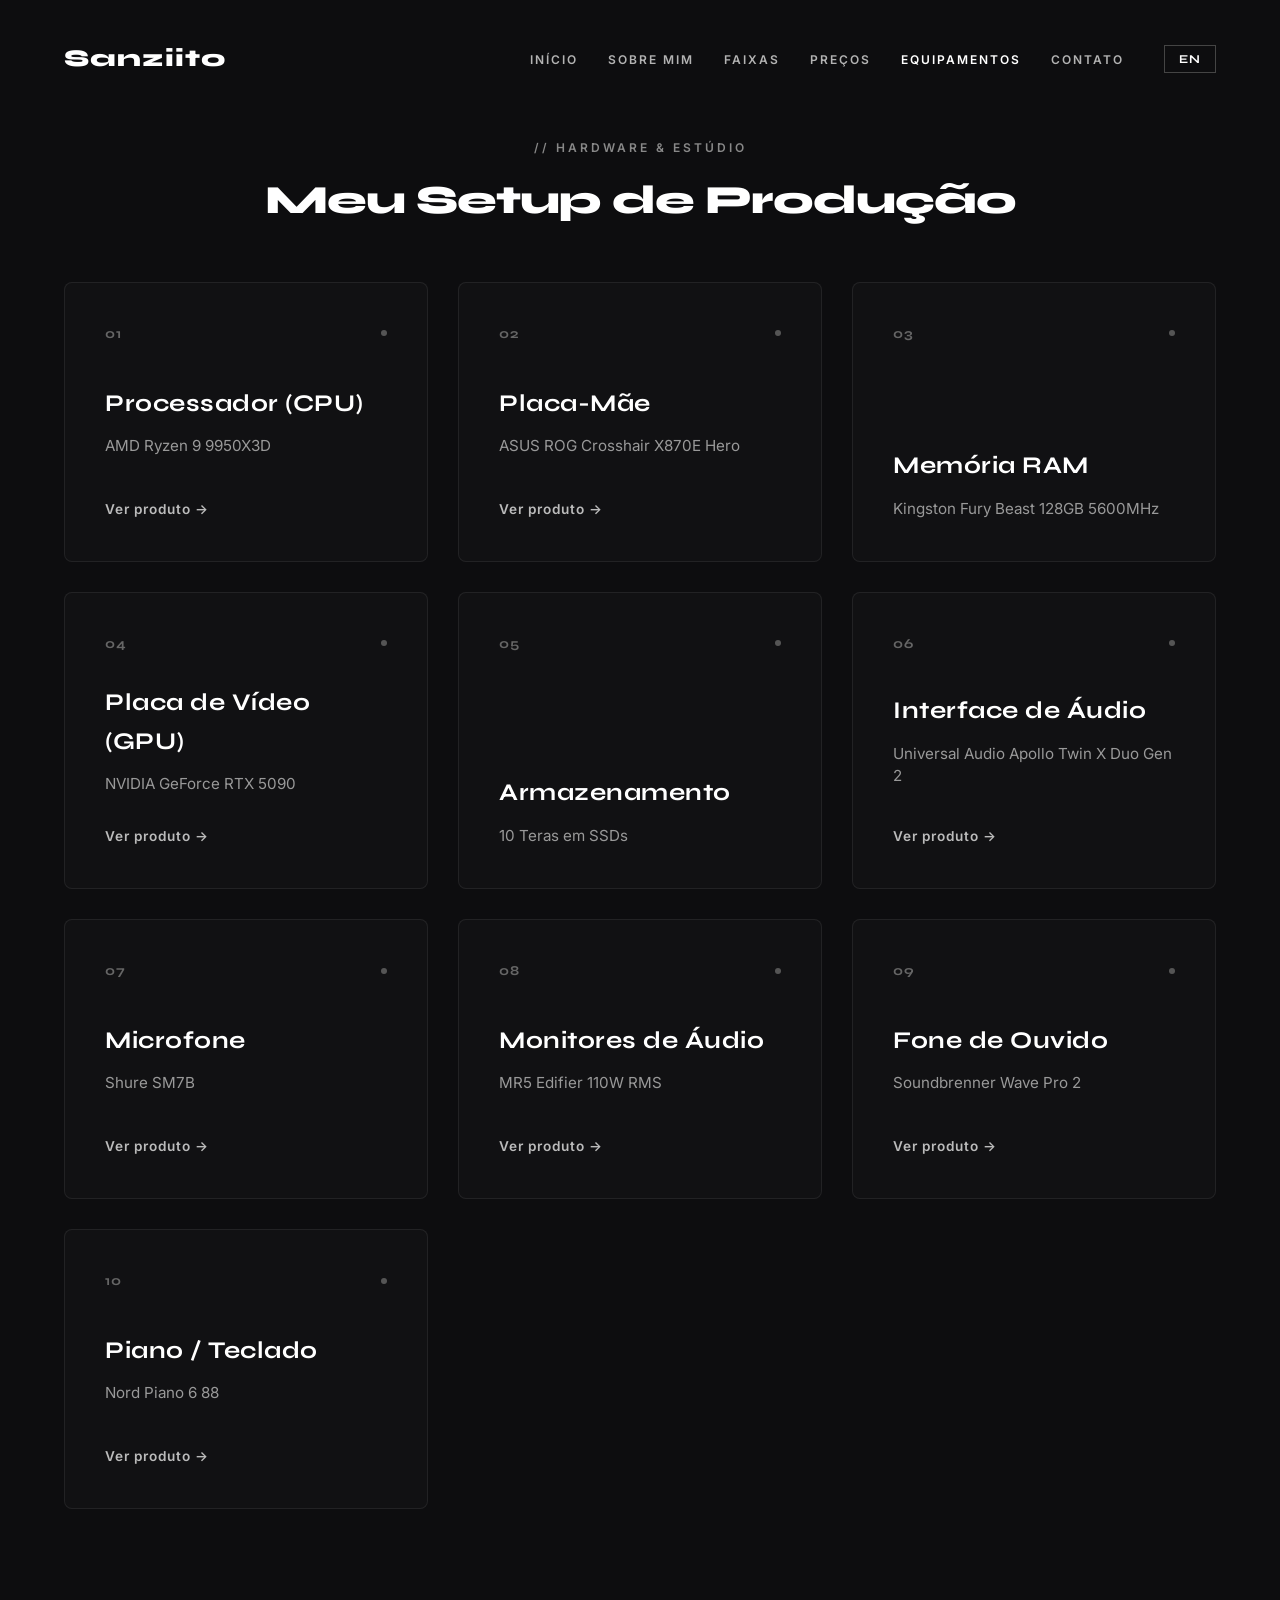
<file: setup.html>
<!DOCTYPE html>
<html lang="pt-BR">
<head>
    <meta charset="UTF-8">
    <meta name="viewport" content="width=device-width, initial-scale=1.0">
    <title>Sanziito | Setup & Hardware</title>
    <link rel="preconnect" href="https://fonts.googleapis.com">
    <link rel="preconnect" href="https://fonts.gstatic.com" crossorigin>
    <link href="https://fonts.googleapis.com/css2?family=Inter:wght@400;500;600&family=Syne:wght@700;800&display=swap" rel="stylesheet">
    <link rel="stylesheet" href="css/style.css">
</head>
<body>

    <!-- Navegação Superior -->
    <header class="hero-section" style="height: auto; min-height: 100vh;">
        <nav class="navbar">
            <a href="index.html" class="logo" style="text-decoration: none;">Sanziito</a>
            
            <div class="nav-right">
                <ul class="nav-links">
                    <li><a href="index.html" data-pt="INÍCIO" data-en="HOME">INÍCIO</a></li>
                    <li><a href="sobremim.html" data-pt="SOBRE MIM" data-en="ABOUT ME">SOBRE MIM</a></li>
                    <li><a href="faixas.html" data-pt="FAIXAS" data-en="TRACKS">FAIXAS</a></li>
                    <li><a href="preços.html" data-i18n="nav-prices">PREÇOS</a></li>
                    <li><a href="equipamento.html" style="color: #fff;" data-pt="EQUIPAMENTOS" data-en="GEAR">EQUIPAMENTOS</a></li>
                    <li><a href="contato.html" data-pt="CONTATO" data-en="CONTACT">CONTATO</a></li>
                </ul>
                
                <button id="lang-toggle" class="lang-btn">EN</button>
            </div>
        </nav>

        <!-- Conteúdo da Página de Setup -->
        <section class="nav-cards-section" style="padding: 60px 0; background: transparent; border: none; width: 100%;">
            <div class="section-header" style="text-align: center; margin-bottom: 50px;">
                <span class="section-tag" data-pt="// HARDWARE & ESTÚDIO" data-en="// HARDWARE & STUDIO">// HARDWARE & ESTÚDIO</span>
                <h2 class="section-title" style="font-size: 2.5rem; margin-top: 10px;" data-pt="Meu Setup de Produção" data-en="My Production Setup">Meu Setup de Produção</h2>
            </div>

            <!-- Grid do Setup -->
            <div class="cards-grid">
                
                <!-- Processador -->
                <a href="https://www.amd.com/pt/products/processors/desktops/ryzen/9000-series/amd-ryzen-9-9950x3d.html" target="_blank" rel="noopener noreferrer" class="nav-card">
                    <div class="card-top">
                        <span class="card-num">01</span>
                        <span class="card-indicator"></span>
                    </div>
                    <div class="card-content">
                        <h3 data-pt="Processador (CPU)" data-en="Processor (CPU)">Processador (CPU)</h3>
                        <p>AMD Ryzen 9 9950X3D</p>
                    </div>
                    <div class="card-action">
                        <span data-pt="Ver produto &rarr;" data-en="View product &rarr;">Ver produto &rarr;</span>
                    </div>
                </a>

                <!-- Placa-mãe -->
                <a href="https://rog.asus.com/motherboards/rog-crosshair/rog-crosshair-x870e-hero/" target="_blank" rel="noopener noreferrer" class="nav-card">
                    <div class="card-top">
                        <span class="card-num">02</span>
                        <span class="card-indicator"></span>
                    </div>
                    <div class="card-content">
                        <h3 data-pt="Placa-Mãe" data-en="Motherboard">Placa-Mãe</h3>
                        <p>ASUS ROG Crosshair X870E Hero</p>
                    </div>
                    <div class="card-action">
                        <span data-pt="Ver produto &rarr;" data-en="View product &rarr;">Ver produto &rarr;</span>
                    </div>
                </a>

                <!-- Memória RAM -->
                <div class="nav-card" style="cursor: default;">
                    <div class="card-top">
                        <span class="card-num">03</span>
                        <span class="card-indicator"></span>
                    </div>
                    <div class="card-content">
                        <h3 data-pt="Memória RAM" data-en="RAM Memory">Memória RAM</h3>
                        <p>Kingston Fury Beast 128GB 5600MHz</p>
                    </div>
                </div>

                <!-- Placa de Vídeo -->
                <a href="https://www.pichau.com.br/placa-de-video-msi-geforce-rtx-5090-lightning-z-32gb-gddr7-512-bit-g5090-32lz" target="_blank" rel="noopener noreferrer" class="nav-card">
                    <div class="card-top">
                        <span class="card-num">04</span>
                        <span class="card-indicator"></span>
                    </div>
                    <div class="card-content">
                        <h3 data-pt="Placa de Vídeo (GPU)" data-en="Graphics Card (GPU)">Placa de Vídeo (GPU)</h3>
                        <p>NVIDIA GeForce RTX 5090</p>
                    </div>
                    <div class="card-action">
                        <span data-pt="Ver produto &rarr;" data-en="View product &rarr;">Ver produto &rarr;</span>
                    </div>
                </a>

                <!-- Armazenamento -->
                <div class="nav-card" style="cursor: default;">
                    <div class="card-top">
                        <span class="card-num">05</span>
                        <span class="card-indicator"></span>
                    </div>
                    <div class="card-content">
                        <h3 data-pt="Armazenamento" data-en="Storage">Armazenamento</h3>
                        <p data-pt="10 Teras em SSDs" data-en="10 Terabytes in SSDs">10 Teras em SSDs</p>
                    </div>
                </div>

                <!-- Interface de Áudio -->
                <a href="https://www.uaudiobrasil.com.br/loja/interfaces-de-audio/linha-apollo/apollo-twin-x-duo-essentials-edition-gen-2-macos-win/" target="_blank" rel="noopener noreferrer" class="nav-card">
                    <div class="card-top">
                        <span class="card-num">06</span>
                        <span class="card-indicator"></span>
                    </div>
                    <div class="card-content">
                        <h3 data-pt="Interface de Áudio" data-en="Audio Interface">Interface de Áudio</h3>
                        <p>Universal Audio Apollo Twin X Duo Gen 2</p>
                    </div>
                    <div class="card-action">
                        <span data-pt="Ver produto &rarr;" data-en="View product &rarr;">Ver produto &rarr;</span>
                    </div>
                </a>

                <!-- Microfone -->
                <a href="https://www.shure.com/pt-BR/produtos/microfones/sm7b?variant=SM7B" target="_blank" rel="noopener noreferrer" class="nav-card">
                    <div class="card-top">
                        <span class="card-num">07</span>
                        <span class="card-indicator"></span>
                    </div>
                    <div class="card-content">
                        <h3 data-pt="Microfone" data-en="Microphone">Microfone</h3>
                        <p>Shure SM7B</p>
                    </div>
                    <div class="card-action">
                        <span data-pt="Ver produto &rarr;" data-en="View product &rarr;">Ver produto &rarr;</span>
                    </div>
                </a>

                <!-- Monitores de Áudio -->
                <a href="https://www.kabum.com.br/produto/984867/monitor-de-audio-profissional-mr5-edifier-110w-rms-xlr-trs-hi-res-bivolt-preto" target="_blank" rel="noopener noreferrer" class="nav-card">
                    <div class="card-top">
                        <span class="card-num">08</span>
                        <span class="card-indicator"></span>
                    </div>
                    <div class="card-content">
                        <h3 data-pt="Monitores de Áudio" data-en="Studio Monitors">Monitores de Áudio</h3>
                        <p>MR5 Edifier 110W RMS</p>
                    </div>
                    <div class="card-action">
                        <span data-pt="Ver produto &rarr;" data-en="View product &rarr;">Ver produto &rarr;</span>
                    </div>
                </a>

                <!-- Fone de Ouvido -->
                <a href="https://www.soundbrenner.com/pt/products/wave-pro-2-in-ear-monitors?variant=48838840123643&country=AO&currency=USD" target="_blank" rel="noopener noreferrer" class="nav-card">
                    <div class="card-top">
                        <span class="card-num">09</span>
                        <span class="card-indicator"></span>
                    </div>
                    <div class="card-content">
                        <h3 data-pt="Fone de Ouvido" data-en="Headphones">Fone de Ouvido</h3>
                        <p>Soundbrenner Wave Pro 2</p>
                    </div>
                    <div class="card-action">
                        <span data-pt="Ver produto &rarr;" data-en="View product &rarr;">Ver produto &rarr;</span>
                    </div>
                </a>

                <!-- Piano / Teclado -->
                <a href="https://www.nordkeyboards.com/products/nord-piano-6/" target="_blank" rel="noopener noreferrer" class="nav-card">
                    <div class="card-top">
                        <span class="card-num">10</span>
                        <span class="card-indicator"></span>
                    </div>
                    <div class="card-content">
                        <h3 data-pt="Piano / Teclado" data-en="Piano / Keyboard">Piano / Teclado</h3>
                        <p>Nord Piano 6 88</p>
                    </div>
                    <div class="card-action">
                        <span data-pt="Ver produto &rarr;" data-en="View product &rarr;">Ver produto &rarr;</span>
                    </div>
                </a>

            </div>
        </section>
    </header>

    <script src="js/script.js"></script>
</body>
</html>
</file>
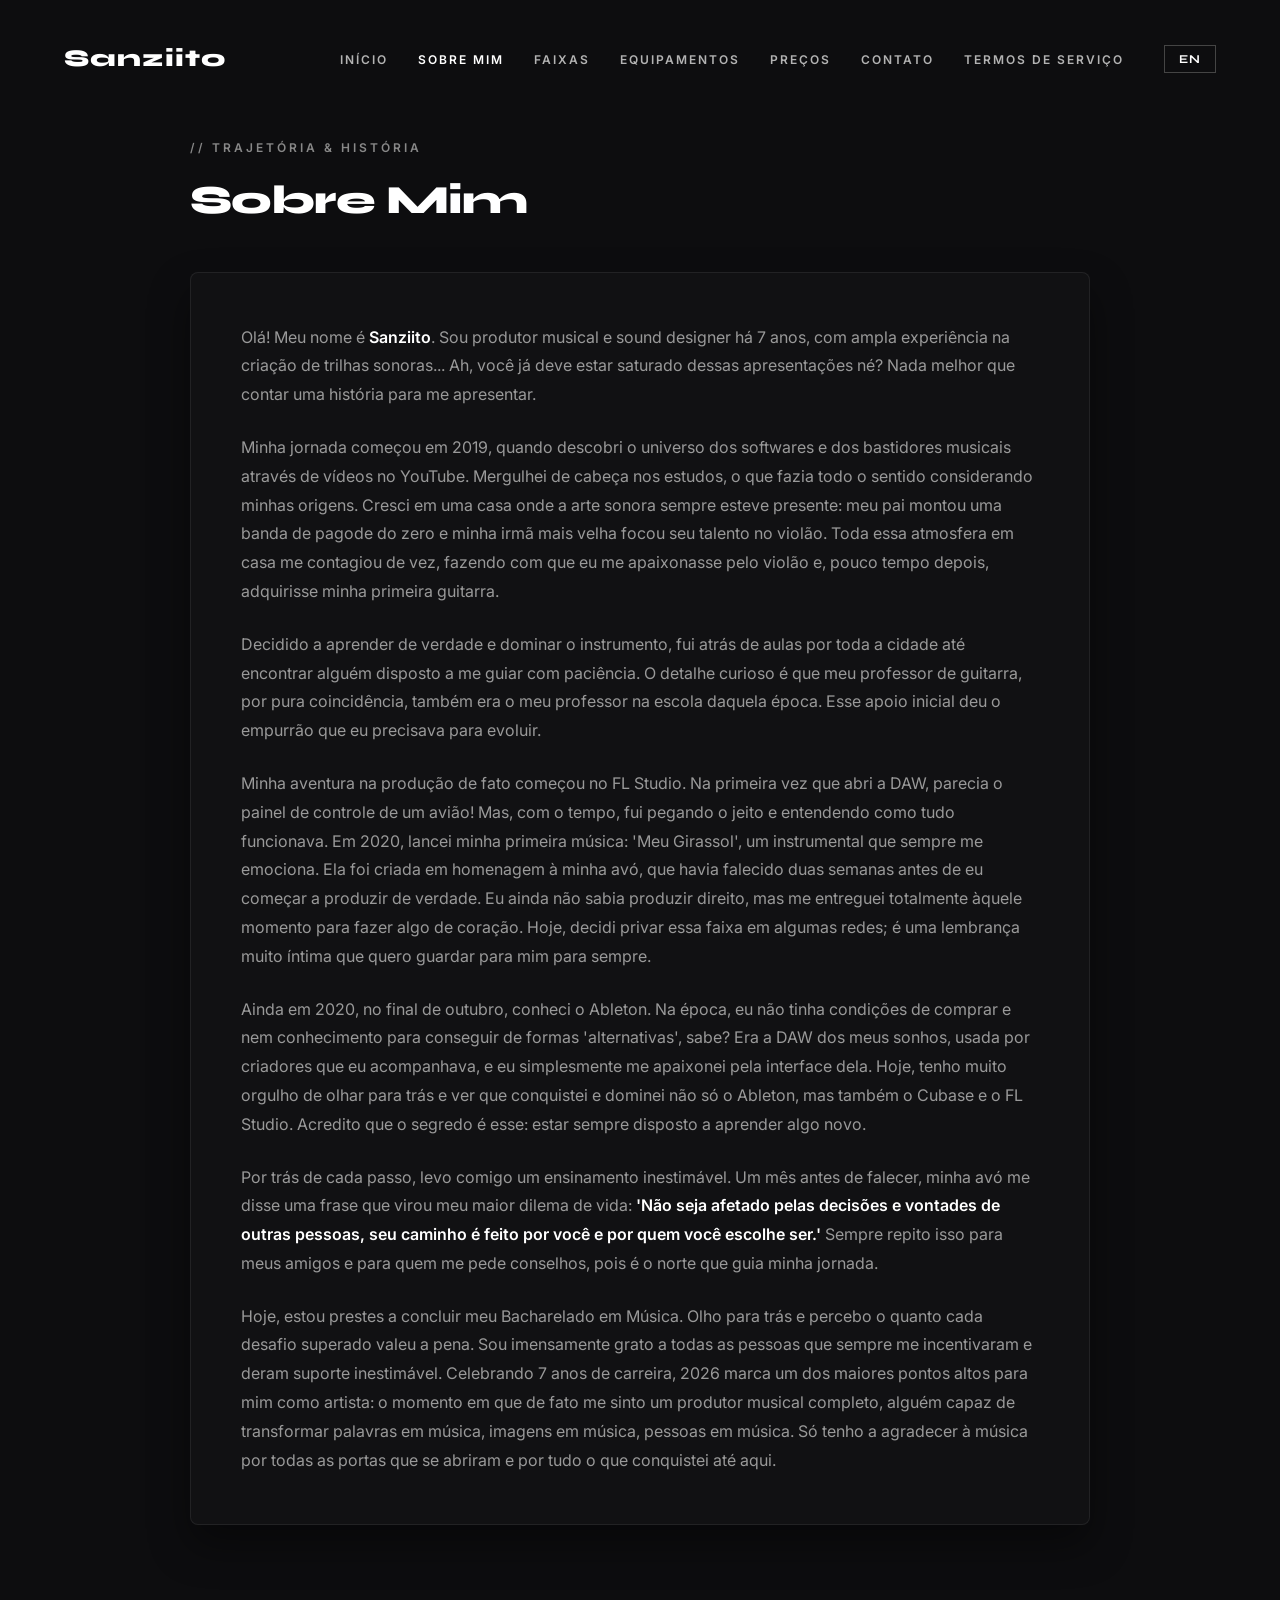
<file: sobremim.html>
<!DOCTYPE html>
<html lang="pt-BR">
<head>
    <meta charset="UTF-8">
    <meta name="viewport" content="width=device-width, initial-scale=1.0">
    <title>Sanziito | Sobre Mim</title>
    <link rel="preconnect" href="https://fonts.googleapis.com">
    <link rel="preconnect" href="https://fonts.gstatic.com" crossorigin>
    <link href="https://fonts.googleapis.com/css2?family=Inter:wght@400;500;600&family=Syne:wght@700;800&display=swap" rel="stylesheet">
    <link rel="stylesheet" href="css/style.css">
    <style>
        /* Garante que o logo não tenha linha embaixo */
        .logo {
            text-decoration: none !important;
        }

        /* Wrapper para espelhar exatamente o padding lateral e superior da .hero-section */
        .page-header-wrapper {
            padding: 40px 5% 0 5%;
        }
        
        /* Seção de conteúdo seguindo o design system do style.css */
        .about-section {
            padding: 60px 5% 100px 5%;
        }

        .about-card {
            background: rgba(255, 255, 255, 0.02);
            border: 1px solid rgba(255, 255, 255, 0.07);
            border-radius: 8px;
            padding: 50px;
            max-width: 900px;
            margin: 0 auto;
            box-shadow: 0 20px 40px rgba(0, 0, 0, 0.4);
        }

        .about-text {
            color: #999;
            font-size: 1rem;
            line-height: 1.8;
            display: flex;
            flex-direction: column;
            gap: 24px;
        }

        .about-text strong {
            color: #fff;
            font-weight: 600;
        }

        @media (max-width: 768px) {
            .about-card {
                padding: 30px 20px;
            }
        }
    </style>
</head>
<body>

    <!-- Navbar posicionada exatamente com o espaçamento padrão do site -->
    <div class="page-header-wrapper">
        <nav class="navbar">
            <a href="index.html" class="logo">Sanziito</a>
            <div class="nav-right">
                <ul class="nav-links">
                    <li><a href="index.html">INÍCIO</a></li>
                    <li><a href="sobremim.html" style="color: #fff;">SOBRE MIM</a></li>
                    <li><a href="faixas.html">FAIXAS</a></li>
                    <li><a href="equipamento.html">EQUIPAMENTOS</a></li>
                    <li><a href="preços.html">PREÇOS</a></li>
                    <li><a href="contato.html">CONTATO</a></li>
                    <li><a href="termos.html">TERMOS DE SERVIÇO</a></li>
                </ul>
                <button id="lang-toggle" class="lang-btn">EN</button>
            </div>
        </nav>
    </div>

    <!-- Conteúdo Principal -->
    <main class="about-section">
        <div class="section-header" style="max-width: 900px; margin: 0 auto 40px auto;">
            <span class="section-tag">// TRAJETÓRIA & HISTÓRIA</span>
            <h1 class="section-title">Sobre Mim</h1>
        </div>

        <div class="about-card">
            <div class="about-text">
                <p data-pt="Olá! Meu nome é <strong>Sanziito</strong>. Sou produtor musical e sound designer há 7 anos, com ampla experiência na criação de trilhas sonoras... Ah, você já deve estar saturado dessas apresentações né? Nada melhor que contar uma história para me apresentar." 
                   data-en="Hello! My name is <strong>Sanziito</strong>. I've been a music producer and sound designer for 7 years, with extensive experience in creating soundtracks... Ah, you must be pretty tired of these presentations by now, right? Nothing better than telling a story to introduce myself properly.">
                    Olá! Meu nome é <strong>Sanziito</strong>. Sou produtor musical e sound designer há 7 anos, com ampla experiência na criação de trilhas sonoras... Ah, você já deve estar saturado dessas apresentações né? Nada melhor que contar uma história para me apresentar.
                </p>

                <p data-pt="Minha jornada começou em 2019, quando descobri o universo dos softwares e dos bastidores musicais através de vídeos no YouTube. Mergulhei de cabeça nos estudos, o que fazia todo o sentido considerando minhas origens. Cresci em uma casa onde a arte sonora sempre esteve presente: meu pai montou uma banda de pagode do zero e minha irmã mais velha focou seu talento no violão. Toda essa atmosfera em casa me contagiou de vez, fazendo com que eu me apaixonasse pelo violão e, pouco tempo depois, adquirisse minha primeira guitarra."
                   data-en="My journey began in 2019, when I discovered the universe of software and music behind-the-scenes through YouTube videos. I dove headfirst into studies, which made total sense considering my origins. I grew up in a house where sonic art was always present: my father put together a pagode band from scratch and my older sister focused her talent on the acoustic guitar. That whole atmosphere at home infected me for good, making me fall in love with the acoustic guitar and, shortly after, acquire my first electric guitar.">
                    Minha jornada começou em 2019, quando descobri o universo dos softwares e dos bastidores musicais através de vídeos no YouTube. Mergulhei de cabeça nos estudos, o que fazia todo o sentido considerando minhas origens. Cresci em uma casa onde a arte sonora sempre esteve presente: meu pai montou uma banda de pagode do zero e minha irmã mais velha focou seu talento no violão. Toda essa atmosfera em casa me contagiou de vez, fazendo com que eu me apaixonasse pelo violão e, pouco tempo depois, adquirisse minha primeira guitarra.
                </p>

                <p data-pt="Decidido a aprender de verdade e dominar o instrumento, fui atrás de aulas por toda a cidade até encontrar alguém disposto a me guiar com paciência. O detalhe curioso é que meu professor de guitarra, por pura coincidência, também era o meu professor na escola daquela época. Esse apoio inicial deu o empurrão que eu precisava para evoluir."
                   data-en="Determined to truly learn and master the instrument, I hunted for lessons all over town until I found someone willing to guide me with patience. The curious detail is that my guitar teacher, by pure coincidence, was also my school teacher back at that time. This initial support gave me the push I needed to evolve.">
                    Decidido a aprender de verdade e dominar o instrumento, fui atrás de aulas por toda a cidade até encontrar alguém disposto a me guiar com paciência. O detalhe curioso é que meu professor de guitarra, por pura coincidência, também era o meu professor na escola daquela época. Esse apoio inicial deu o empurrão que eu precisava para evoluir.
                </p>

                <p data-pt="Minha aventura na produção de fato começou no FL Studio. Na primeira vez que abri a DAW, parecia o painel de controle de um avião! Mas, com o tempo, fui pegando o jeito e entendendo como tudo funcionava. Em 2020, lancei minha primeira música: 'Meu Girassol', um instrumental que sempre me emociona. Ela foi criada em homenagem à minha avó, que havia falecido duas semanas antes de eu começar a produzir de verdade. Eu ainda não sabia produzir direito, mas me entreguei totalmente àquele momento para fazer algo de coração. Hoje, decidi privar essa faixa em algumas redes; é uma lembrança muito íntima que quero guardar para mim para sempre."
                   data-en="My actual production adventure started with FL Studio. The first time I opened the DAW, it looked like an airplane control panel! But over time, I got the hang of it and figured out how everything worked. In 2020, I released my first song: 'Meu Girassol', an instrumental that always brings me to tears. It was created as a tribute to my grandmother, who had passed away two weeks before I started producing seriously. I didn't really know how to produce yet, but I poured my heart into that moment to make something genuine. Today, I've privated that track on some networks; it's an intimate memory I want to keep for myself forever.">
                    Minha aventura na produção de fato começou no FL Studio. Na primeira vez que abri a DAW, parecia o painel de controle de um avião! Mas, com o tempo, fui pegando o jeito e entendendo como tudo funcionava. Em 2020, lancei minha primeira música: 'Meu Girassol', um instrumental que sempre me emociona. Ela foi criada em homenagem à minha avó, que havia falecido duas semanas antes de eu começar a produzir de verdade. Eu ainda não sabia produzir direito, mas me entreguei totalmente àquele momento para fazer algo de coração. Hoje, decidi privar essa faixa em algumas redes; é uma lembrança muito íntima que quero guardar para mim para sempre.
                </p>

                <p data-pt="Ainda em 2020, no final de outubro, conheci o Ableton. Na época, eu não tinha condições de comprar e nem conhecimento para conseguir de formas 'alternativas', sabe? Era a DAW dos meus sonhos, usada por criadores que eu acompanhava, e eu simplesmente me apaixonei pela interface dela. Hoje, tenho muito orgulho de olhar para trás e ver que conquistei e dominei não só o Ableton, mas também o Cubase e o FL Studio. Acredito que o segredo é esse: estar sempre disposto a aprender algo novo."
                   data-en="Still in 2020, at the end of October, I discovered Ableton. Back then, I couldn't afford it nor did I have the know-how to get it through 'alternative' ways, you know? It was my dream DAW, used by creators I followed, and I simply fell in love with its interface. Today, I'm very proud to look back and see that I've conquered and mastered not only Ableton, but also Cubase and FL Studio. I believe that's the secret: always being willing to learn something new.">
                    Ainda em 2020, no final de outubro, conheci o Ableton. Na época, eu não tinha condições de comprar e nem conhecimento para conseguir de formas 'alternativas', sabe? Era a DAW dos meus sonhos, usada por criadores que eu acompanhava, e eu simplesmente me apaixonei pela interface dela. Hoje, tenho muito orgulho de olhar para trás e ver que conquistei e dominei não só o Ableton, mas também o Cubase e o FL Studio. Acredito que o segredo é esse: estar sempre disposto a aprender algo novo.
                </p>

                <p data-pt="Por trás de cada passo, levo comigo um ensinamento inestimável. Um mês antes de falecer, minha avó me disse uma frase que virou meu maior dilema de vida: <strong>'Não seja afetado pelas decisões e vontades de outras pessoas, seu caminho é feito por você e por quem você escolhe ser.'</strong> Sempre repito isso para meus amigos e para quem me pede conselhos, pois é o norte que guia minha jornada."
                   data-en="Behind every step, I carry an invaluable lesson with me. A month before she passed away, my grandmother told me something that became my ultimate life motto: <strong>'Don't be affected by other people's decisions and desires; your path is made by you and who you choose to be.'</strong> I always repeat this to my friends and anyone who asks me for advice, as it's the guiding light of my journey.">
                    Por trás de cada passo, levo comigo um ensinamento inestimável. Um mês antes de falecer, minha avó me disse uma frase que virou meu maior dilema de vida: <strong>"Não seja afetado pelas decisões e vontades de outras pessoas, seu caminho é feito por você e por quem você escolhe ser."</strong> Sempre repito isso para meus amigos e para quem me pede conselhos, pois é o norte que guia minha jornada.
                </p>

                <p data-pt="Hoje, estou prestes a concluir meu Bacharelado em Música. Olho para trás e percebo o quanto cada desafio superado valeu a pena. Sou imensamente grato a todas as pessoas que sempre me incentivaram e deram suporte inestimável. Celebrando 7 anos de carreira, 2026 marca um dos maiores pontos altos para mim como artista: o momento em que de fato me sinto um produtor musical completo, alguém capaz de transformar palavras em música, imagens em música, pessoas em música. Só tenho a agradecer à música por todas as portas que se abriram e por tudo o que conquistei até aqui."
                   data-en="Today, I am about to complete my Bachelor's degree in Music. I look back and realize how much every overcome challenge was worth it. I am immensely grateful to everyone who has always encouraged and given me unconditional support. Celebrating 7 years of career, 2026 marks one of the highest points for me as an artist—the moment I truly consider myself a music producer, someone capable of turning words into music, images into music, people into music. I can only thank music for all the doors that opened and everything I've achieved so far.">
                    Hoje, estou prestes a concluir meu Bacharelado em Música. Olho para trás e percebo o quanto cada desafio superado valeu a pena. Sou imensamente grato a todas as pessoas que sempre me incentivaram e deram suporte inestimável. Celebrando 7 anos de carreira, 2026 marca um dos maiores pontos altos para mim como artista: o momento em que de fato me sinto um produtor musical completo, alguém capaz de transformar palavras em música, imagens em música, pessoas em música. Só tenho a agradecer à música por todas as portas que se abriram e por tudo o que conquistei até aqui.
                </p>
            </div>
        </div>
    </main>

    <script src="js/script.js"></script>
</body>
</html>
</file>
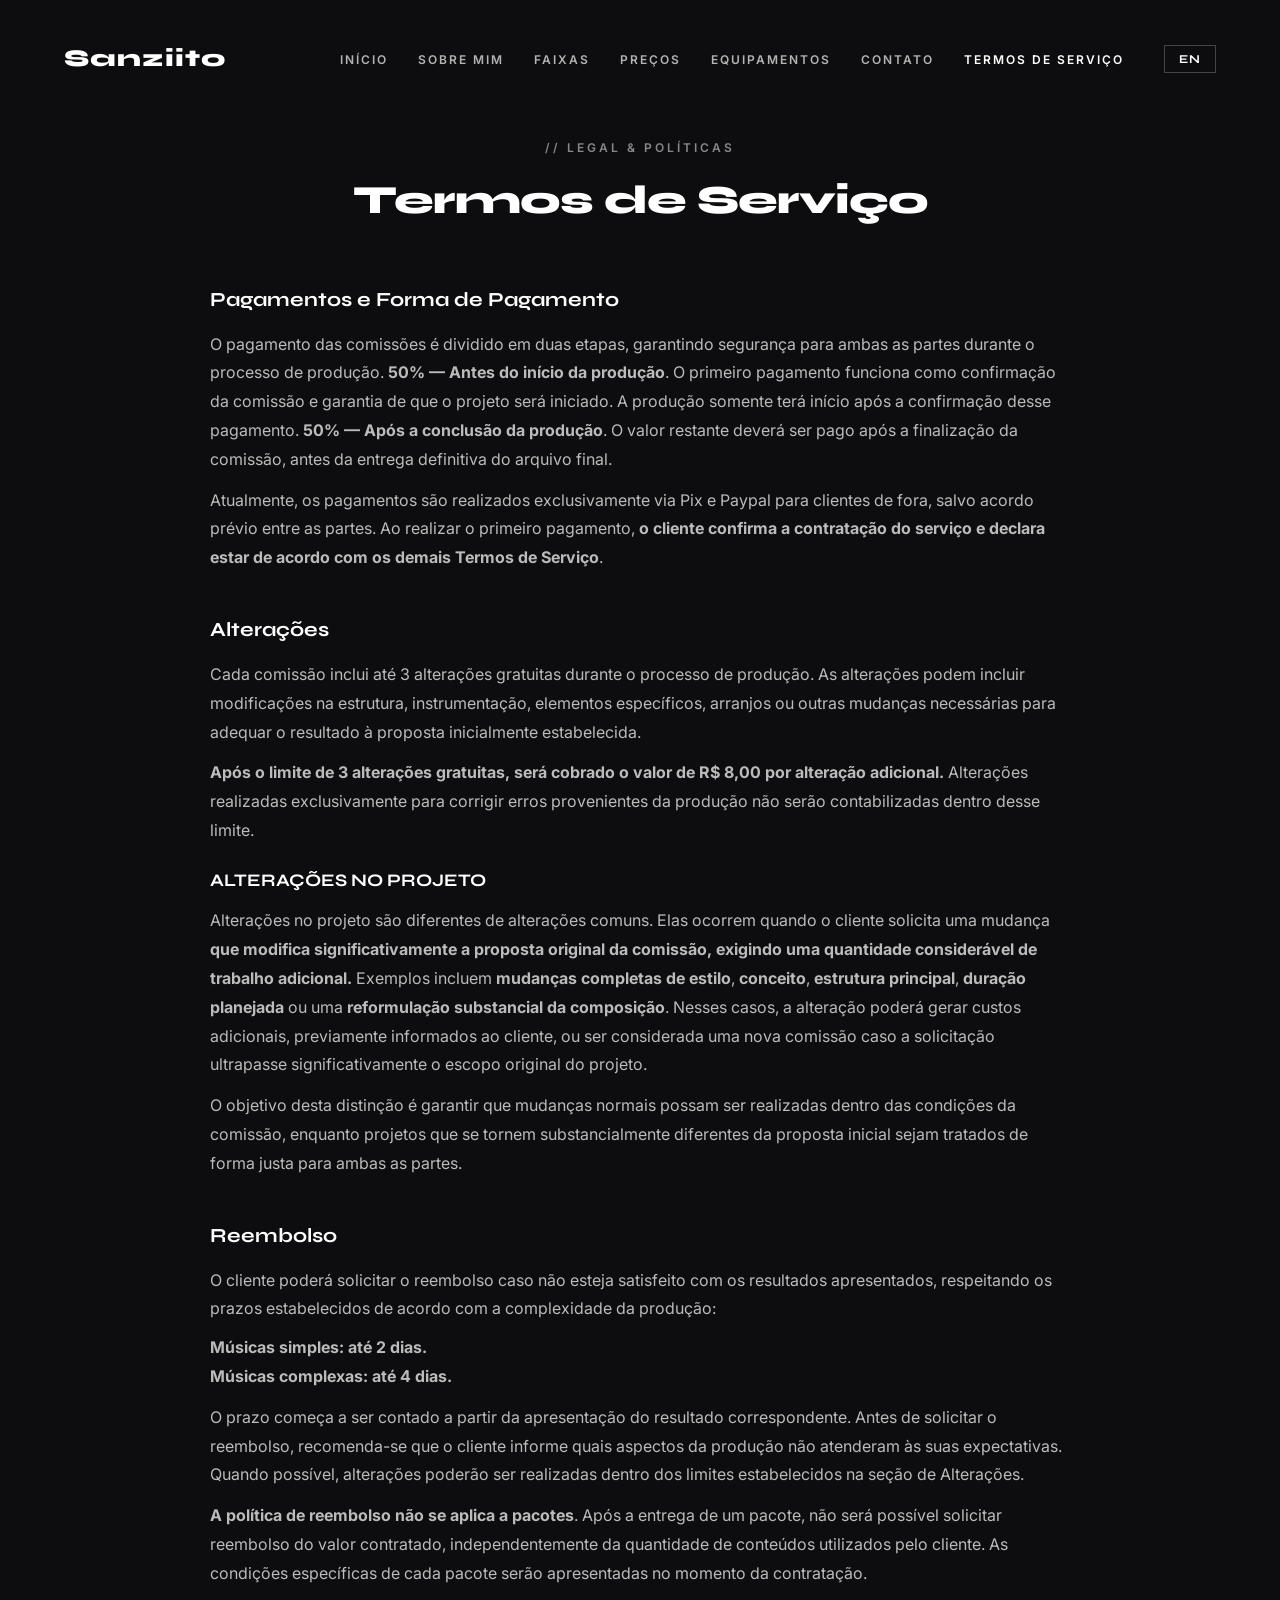
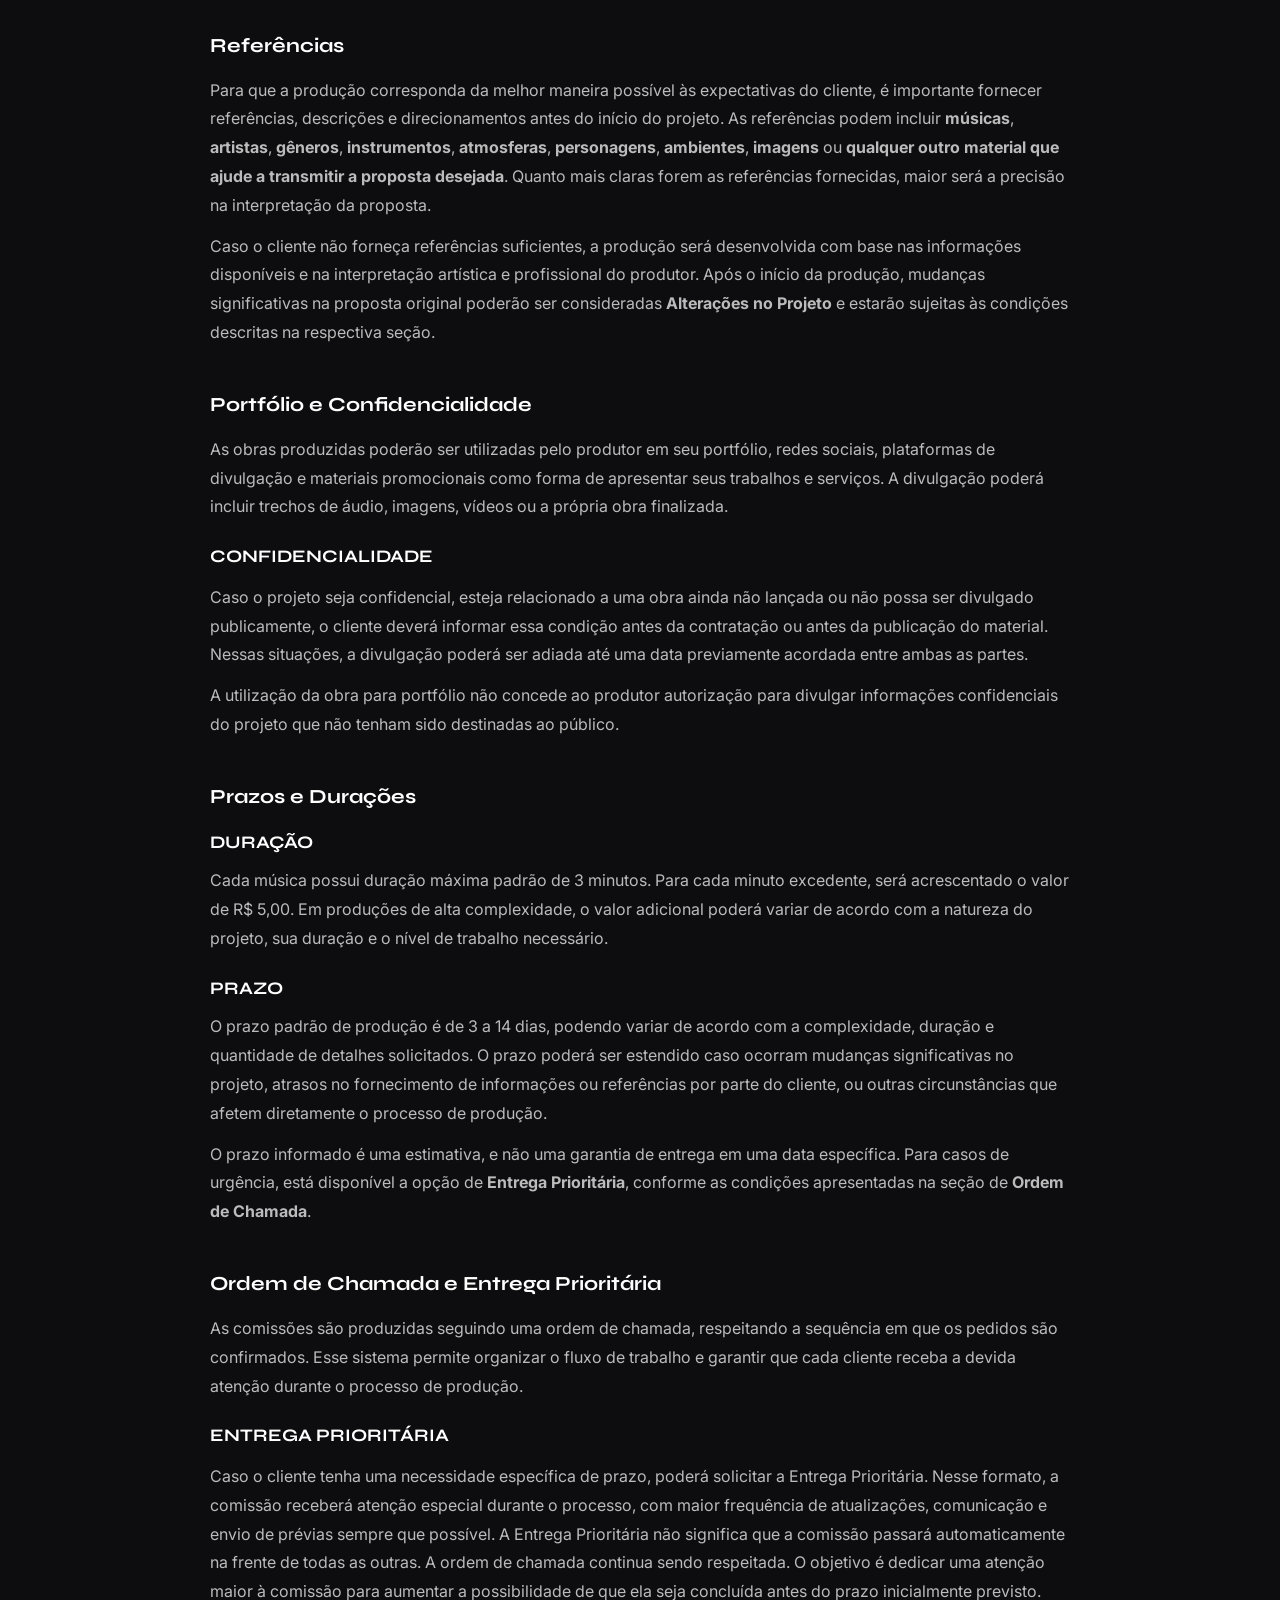
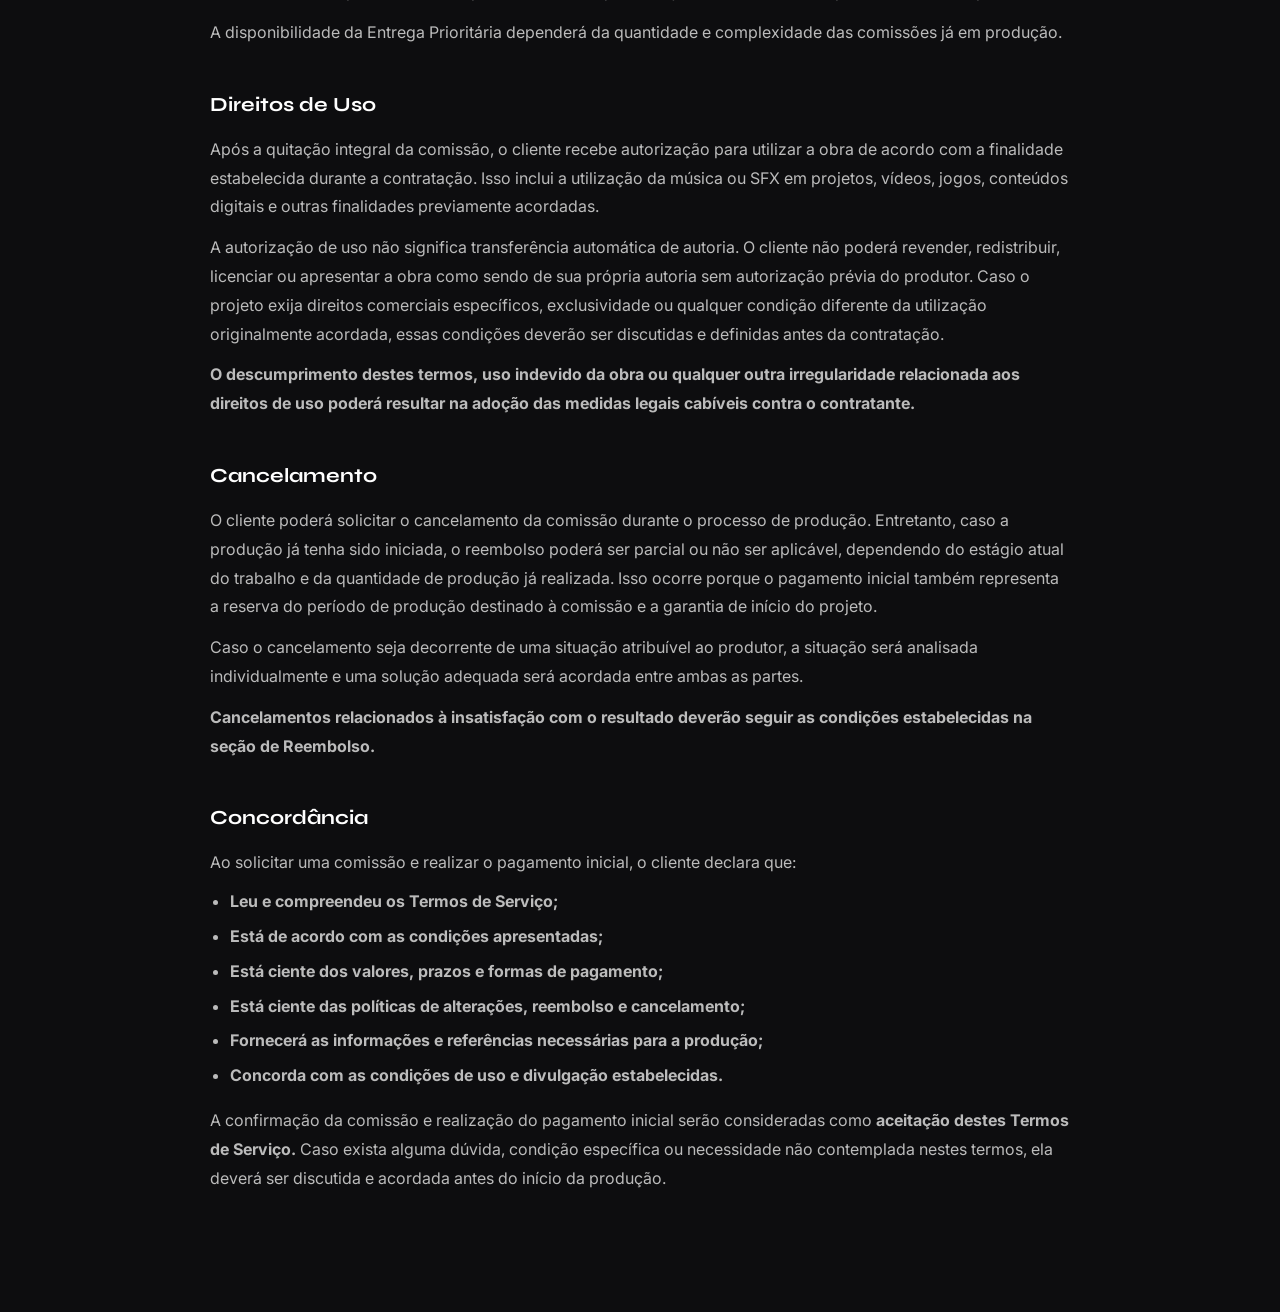
<file: termos.html>
<!DOCTYPE html>
<html lang="pt-BR">
<head>
    <meta charset="UTF-8">
    <meta name="viewport" content="width=device-width, initial-scale=1.0">
    <title>Sanziito | Termos de Serviço</title>
    <link rel="preconnect" href="https://fonts.googleapis.com">
    <link rel="preconnect" href="https://fonts.gstatic.com" crossorigin>
    <link href="https://fonts.googleapis.com/css2?family=Inter:wght@400;500;600&family=Syne:wght@700;800&display=swap" rel="stylesheet">
    <link rel="stylesheet" href="css/style.css">
</head>
<body>

    <!-- Navegação Superior -->
    <header class="hero-section" style="height: auto; min-height: 100vh;">
        <nav class="navbar">
            <a href="index.html" class="logo" style="text-decoration: none;">Sanziito</a>
            
            <div class="nav-right">
                <ul class="nav-links">
                    <li><a href="index.html" data-pt="INÍCIO" data-en="HOME">INÍCIO</a></li>
                    <li><a href="sobremim.html" data-pt="SOBRE MIM" data-en="ABOUT ME">SOBRE MIM</a></li>
                    <li><a href="faixas.html" data-pt="FAIXAS" data-en="TRACKS">FAIXAS</a></li>
                    <li><a href="preços.html" data-pt="PREÇOS" data-en="PRICES">PREÇOS</a></li>
                    <li><a href="equipamento.html" data-pt="EQUIPAMENTOS" data-en="GEAR">EQUIPAMENTOS</a></li>
                    <li><a href="contato.html" data-pt="CONTATO" data-en="CONTACT">CONTATO</a></li>
                    <li><a href="termos.html" style="color: #fff;" data-pt="TERMOS DE SERVIÇO" data-en="TERMS OF SERVICE">TERMOS DE SERVIÇO</a></li>
                </ul>
                
                <button id="lang-toggle" class="lang-btn">EN</button>
            </div>
        </nav>

        <!-- Conteúdo dos Termos de Serviço -->
        <section class="nav-cards-section" style="padding: 60px 20px 80px 20px; background: transparent; border: none; width: 100%; max-width: 900px; margin: 0 auto; text-align: left;">
            <div class="section-header" style="text-align: center; margin-bottom: 50px;">
                <span class="section-tag" data-pt="// LEGAL & POLÍTICAS" data-en="// LEGAL & POLICIES">// LEGAL & POLÍTICAS</span>
                <h2 class="section-title" style="font-size: 2.5rem; margin-top: 10px;" data-pt="Termos de Serviço" data-en="Terms of Service">Termos de Serviço</h2>
            </div>

            <div style="color: #bbb; font-family: 'Inter', sans-serif; line-height: 1.8; display: flex; flex-direction: column; gap: 40px;">
                
                <!-- Pagamentos -->
                <div>
                    <h3 style="color: #fff; font-family: 'Syne', sans-serif; margin-bottom: 12px; font-size: 1.25rem;" data-pt="Pagamentos e Forma de Pagamento" data-en="Payments and Payment Methods">Pagamentos e Forma de Pagamento</h3>
                    <p data-pt="O pagamento das comissões é dividido em duas etapas, garantindo segurança para ambas as partes durante o processo de produção. <strong>50% — Antes do início da produção</strong>. O primeiro pagamento funciona como confirmação da comissão e garantia de que o projeto será iniciado. A produção somente terá início após a confirmação desse pagamento. <strong>50% — Após a conclusão da produção</strong>. O valor restante deverá ser pago após a finalização da comissão, antes da entrega definitiva do arquivo final." data-en="Commission payments are divided into two stages, ensuring security for both parties during the production process. <strong>50% — Before production begins</strong>. The first payment acts as confirmation of the commission and a guarantee that the project will start. Production will only begin after confirmation of this payment. <strong>50% — After production completion</strong>. The remaining balance must be paid after the finalization of the commission, prior to the final delivery of the final file.">
                        O pagamento das comissões é dividido em duas etapas, garantindo segurança para ambas as partes durante o processo de produção. <strong>50% — Antes do início da produção</strong>. O primeiro pagamento funciona como confirmação da comissão e garantia de que o projeto será iniciado. A produção somente terá início após a confirmação desse pagamento. <strong>50% — Após a conclusão da produção</strong>. O valor restante deverá ser pago após a finalização da comissão, antes da entrega definitiva do arquivo final.
                    </p>
                    <p style="margin-top: 12px;" data-pt="Atualmente, os pagamentos são realizados exclusivamente via Pix e Paypal para clientes de fora, salvo acordo prévio entre as partes. Ao realizar o primeiro pagamento, <strong>o cliente confirma a contratação do serviço e declara estar de acordo com os demais Termos de Serviço</strong>." data-en="Currently, payments are made exclusively via Pix and Paypal for international clients, unless previously agreed between the parties. By making the first payment, <strong>the client confirms the hiring of the service and declares agreement with the remaining Terms of Service</strong>.">
                        Atualmente, os pagamentos são realizados exclusivamente via Pix e Paypal para clientes de fora, salvo acordo prévio entre as partes. Ao realizar o primeiro pagamento, <strong>o cliente confirma a contratação do serviço e declara estar de acordo com os demais Termos de Serviço</strong>.
                    </p>
                </div>

                <!-- Alterações -->
                <div>
                    <h3 style="color: #fff; font-family: 'Syne', sans-serif; margin-bottom: 12px; font-size: 1.25rem;" data-pt="Alterações" data-en="Revisions">Alterações</h3>
                    <p data-pt="Cada comissão inclui até 3 alterações gratuitas durante o processo de produção. As alterações podem incluir modificações na estrutura, instrumentação, elementos específicos, arranjos ou outras mudanças necessárias para adequar o resultado à proposta inicialmente estabelecida." data-en="Each commission includes up to 3 free revisions during the production process. Revisions may include modifications to the structure, instrumentation, specific elements, arrangements, or other changes necessary to adapt the result to the initially established proposal.">
                        Cada comissão inclui até 3 alterações gratuitas durante o processo de produção. As alterações podem incluir modificações na estrutura, instrumentação, elementos específicos, arranjos ou outras mudanças necessárias para adequar o resultado à proposta inicialmente estabelecida.
                    </p>
                    <p style="margin-top: 12px;" data-pt="<strong>Após o limite de 3 alterações gratuitas, será cobrado o valor de R$ 8,00 por alteração adicional.</strong> Alterações realizadas exclusivamente para corrigir erros provenientes da produção não serão contabilizadas dentro desse limite." data-en="<strong>After the limit of 3 free revisions, a fee of R$ 8.00 will be charged per additional revision.</strong> Revisions made exclusively to correct errors originating from production will not be counted within this limit.">
                        <strong>Após o limite de 3 alterações gratuitas, será cobrado o valor de R$ 8,00 por alteração adicional.</strong> Alterações realizadas exclusivamente para corrigir erros provenientes da produção não serão contabilizadas dentro desse limite.
                    </p>
                    
                    <h4 style="color: #fff; font-family: 'Syne', sans-serif; margin-top: 20px; margin-bottom: 10px; font-size: 1.1rem;" data-pt="ALTERAÇÕES NO PROJETO" data-en="PROJECT CHANGES">ALTERAÇÕES NO PROJETO</h4>
                    <p data-pt="Alterações no projeto são diferentes de alterações comuns. Elas ocorrem quando o cliente solicita uma mudança <strong>que modifica significativamente a proposta original da comissão, exigindo uma quantidade considerável de trabalho adicional.</strong> Exemplos incluem <strong>mudanças completas de estilo</strong>, <strong>conceito</strong>, <strong>estrutura principal</strong>, <strong>duração planejada</strong> ou uma <strong>reformulação substancial da composição</strong>. Nesses casos, a alteração poderá gerar custos adicionais, previamente informados ao cliente, ou ser considerada uma nova comissão caso a solicitação ultrapasse significativamente o escopo original do projeto." data-en="Project changes are different from regular revisions. They occur when the client requests a change <strong>that significantly modifies the original commission proposal, requiring a considerable amount of additional work.</strong> Examples include <strong>complete changes in style</strong>, <strong>concept</strong>, <strong>main structure</strong>, <strong>planned duration</strong>, or a <strong>substantial reformulation of the composition</strong>. In such cases, the change may incur additional costs, previously informed to the client, or be considered a new commission if the request significantly exceeds the original project scope.">
                        Alterações no projeto são diferentes de alterações comuns. Elas ocorrem quando o cliente solicita uma mudança <strong>que modifica significativamente a proposta original da comissão, exigindo uma quantidade considerável de trabalho adicional.</strong> Exemplos incluem <strong>mudanças completas de estilo</strong>, <strong>conceito</strong>, <strong>estrutura principal</strong>, <strong>duração planejada</strong> ou uma <strong>reformulação substancial da composição</strong>. Nesses casos, a alteração poderá gerar custos adicionais, previamente informados ao cliente, ou ser considerada uma nova comissão caso a solicitação ultrapasse significativamente o escopo original do projeto.
                    </p>
                    <p style="margin-top: 12px;" data-pt="O objetivo desta distinção é garantir que mudanças normais possam ser realizadas dentro das condições da comissão, enquanto projetos que se tornem substancialmente diferentes da proposta inicial sejam tratados de forma justa para ambas as partes." data-en="The purpose of this distinction is to ensure that normal changes can be carried out within the commission conditions, while projects that become substantially different from the initial proposal are treated fairly for both parties.">
                        O objetivo desta distinção é garantir que mudanças normais possam ser realizadas dentro das condições da comissão, enquanto projetos que se tornem substancialmente diferentes da proposta inicial sejam tratados de forma justa para ambas as partes.
                    </p>
                </div>

                <!-- Reembolso -->
                <div>
                    <h3 style="color: #fff; font-family: 'Syne', sans-serif; margin-bottom: 12px; font-size: 1.25rem;" data-pt="Reembolso" data-en="Refunds">Reembolso</h3>
                    <p data-pt="O cliente poderá solicitar o reembolso caso não esteja satisfeito com os resultados apresentados, respeitando os prazos estabelecidos de acordo com a complexidade da produção:" data-en="The client may request a refund if they are not satisfied with the presented results, respecting the deadlines established according to the complexity of the production:">
                        O cliente poderá solicitar o reembolso caso não esteja satisfeito com os resultados apresentados, respeitando os prazos estabelecidos de acordo com a complexidade da produção:
                    </p>
                    <p style="margin-top: 10px;" data-pt="<strong>Músicas simples: até 2 dias.<br>Músicas complexas: até 4 dias.</strong>" data-en="<strong>Simple tracks: up to 2 days.<br>Complex tracks: up to 4 days.</strong>">
                        <strong>Músicas simples: até 2 dias.<br>Músicas complexas: até 4 dias.</strong>
                    </p>
                    <p style="margin-top: 12px;" data-pt="O prazo começa a ser contado a partir da apresentação do resultado correspondente. Antes de solicitar o reembolso, recomenda-se que o cliente informe quais aspectos da produção não atenderam às suas expectativas. Quando possível, alterações poderão ser realizadas dentro dos limites estabelecidos na seção de Alterações." data-en="The period begins to be counted from the presentation of the corresponding result. Before requesting a refund, it is recommended that the client inform which aspects of the production did not meet their expectations. When possible, revisions may be carried out within the limits established in the Revisions section.">
                        O prazo começa a ser contado a partir da apresentação do resultado correspondente. Antes de solicitar o reembolso, recomenda-se que o cliente informe quais aspectos da produção não atenderam às suas expectativas. Quando possível, alterações poderão ser realizadas dentro dos limites estabelecidos na seção de Alterações.
                    </p>
                    <p style="margin-top: 12px;" data-pt="<strong>A política de reembolso não se aplica a pacotes</strong>. Após a entrega de um pacote, não será possível solicitar reembolso do valor contratado, independentemente da quantidade de conteúdos utilizados pelo cliente. As condições específicas de cada pacote serão apresentadas no momento da contratação." data-en="<strong>The refund policy does not apply to packages</strong>. After delivery of a package, it will not be possible to request a refund of the contracted amount, regardless of the amount of content used by the client. Specific conditions for each package will be presented at the time of hiring.">
                        <strong>A política de reembolso não se aplica a pacotes</strong>. Após a entrega de um pacote, não será possível solicitar reembolso do valor contratado, independentemente da quantidade de conteúdos utilizados pelo cliente. As condições específicas de cada pacote serão apresentadas no momento da contratação.
                    </p>
                </div>

                <!-- Referências -->
                <div>
                    <h3 style="color: #fff; font-family: 'Syne', sans-serif; margin-bottom: 12px; font-size: 1.25rem;" data-pt="Referências" data-en="References">Referências</h3>
                    <p data-pt="Para que a produção corresponda da melhor maneira possível às expectativas do cliente, é importante fornecer referências, descrições e direcionamentos antes do início do projeto. As referências podem incluir <strong>músicas</strong>, <strong>artistas</strong>, <strong>gêneros</strong>, <strong>instrumentos</strong>, <strong>atmosferas</strong>, <strong>personagens</strong>, <strong>ambientes</strong>, <strong>imagens</strong> ou <strong>qualquer outro material que ajude a transmitir a proposta desejada</strong>. Quanto mais claras forem as referências fornecidas, maior será a precisão na interpretação da proposta." data-en="For the production to match the client's expectations as closely as possible, it is important to provide references, descriptions, and directions before the project begins. References may include <strong>songs</strong>, <strong>artists</strong>, <strong>genres</strong>, <strong>instruments</strong>, <strong>atmospheres</strong>, <strong>characters</strong>, <strong>environments</strong>, <strong>images</strong>, or <strong>any other material that helps convey the desired proposal</strong>. The clearer the provided references, the greater the precision in interpreting the proposal.">
                        Para que a produção corresponda da melhor maneira possível às expectativas do cliente, é importante fornecer referências, descrições e direcionamentos antes do início do projeto. As referências podem incluir <strong>músicas</strong>, <strong>artistas</strong>, <strong>gêneros</strong>, <strong>instrumentos</strong>, <strong>atmosferas</strong>, <strong>personagens</strong>, <strong>ambientes</strong>, <strong>imagens</strong> ou <strong>qualquer outro material que ajude a transmitir a proposta desejada</strong>. Quanto mais claras forem as referências fornecidas, maior será a precisão na interpretação da proposta.
                    </p>
                    <p style="margin-top: 12px;" data-pt="Caso o cliente não forneça referências suficientes, a produção será desenvolvida com base nas informações disponíveis e na interpretação artística e profissional do produtor. Após o início da produção, mudanças significativas na proposta original poderão ser consideradas <strong>Alterações no Projeto</strong> e estarão sujeitas às condições descritas na respectiva seção." data-en="If the client does not provide sufficient references, production will be developed based on available information and the producer's artistic and professional interpretation. After production begins, significant changes to the original proposal may be considered <strong>Project Changes</strong> and will be subject to the conditions described in the respective section.">
                        Caso o cliente não forneça referências suficientes, a produção será desenvolvida com base nas informações disponíveis e na interpretação artística e profissional do produtor. Após o início da produção, mudanças significativas na proposta original poderão ser consideradas <strong>Alterações no Projeto</strong> e estarão sujeitas às condições descritas na respectiva seção.
                    </p>
                </div>

                <!-- Portfólio e Confidencialidade -->
                <div>
                    <h3 style="color: #fff; font-family: 'Syne', sans-serif; margin-bottom: 12px; font-size: 1.25rem;" data-pt="Portfólio e Confidencialidade" data-en="Portfolio and Confidentiality">Portfólio e Confidencialidade</h3>
                    <p data-pt="As obras produzidas poderão ser utilizadas pelo produtor em seu portfólio, redes sociais, plataformas de divulgação e materiais promocionais como forma de apresentar seus trabalhos e serviços. A divulgação poderá incluir trechos de áudio, imagens, vídeos ou a própria obra finalizada." data-en="The produced works may be used by the producer in their portfolio, social media, promotional platforms, and promotional materials as a way to showcase their work and services. Disclosure may include audio excerpts, images, videos, or the final finished work itself.">
                        As obras produzidas poderão ser utilizadas pelo produtor em seu portfólio, redes sociais, plataformas de divulgação e materiais promocionais como forma de apresentar seus trabalhos e serviços. A divulgação poderá incluir trechos de áudio, imagens, vídeos ou a própria obra finalizada.
                    </p>
                    
                    <h4 style="color: #fff; font-family: 'Syne', sans-serif; margin-top: 20px; margin-bottom: 10px; font-size: 1.1rem;" data-pt="CONFIDENCIALIDADE" data-en="CONFIDENTIALITY">CONFIDENCIALIDADE</h4>
                    <p data-pt="Caso o projeto seja confidencial, esteja relacionado a uma obra ainda não lançada ou não possa ser divulgado publicamente, o cliente deverá informar essa condição antes da contratação ou antes da publicação do material. Nessas situações, a divulgação poderá ser adiada até uma data previamente acordada entre ambas as partes." data-en="If the project is confidential, relates to an unreleased work, or cannot be publicly disclosed, the client must inform this condition before hiring or before publishing the material. In such situations, disclosure may be postponed until a date previously agreed upon between both parties.">
                        Caso o projeto seja confidencial, esteja relacionado a uma obra ainda não lançada ou não possa ser divulgado publicamente, o cliente deverá informar essa condição antes da contratação ou antes da publicação do material. Nessas situações, a divulgação poderá ser adiada até uma data previamente acordada entre ambas as partes.
                    </p>
                    <p style="margin-top: 12px;" data-pt="A utilização da obra para portfólio não concede ao produtor autorização para divulgar informações confidenciais do projeto que não tenham sido destinadas ao público." data-en="The use of the work for portfolio does not grant the producer authorization to disclose confidential project information that was not intended for the public.">
                        A utilização da obra para portfólio não concede ao produtor autorização para divulgar informações confidenciais do projeto que não tenham sido destinadas ao público.
                    </p>
                </div>

                <!-- Prazos e Durações -->
                <div>
                    <h3 style="color: #fff; font-family: 'Syne', sans-serif; margin-bottom: 12px; font-size: 1.25rem;" data-pt="Prazos e Durações" data-en="Deadlines and Durations">Prazos e Durações</h3>
                    
                    <h4 style="color: #fff; font-family: 'Syne', sans-serif; margin-bottom: 8px; font-size: 1.1rem;" data-pt="DURAÇÃO" data-en="DURATION">DURAÇÃO</h4>
                    <p data-pt="Cada música possui duração máxima padrão de 3 minutos. Para cada minuto excedente, será acrescentado o valor de R$ 5,00. Em produções de alta complexidade, o valor adicional poderá variar de acordo com a natureza do projeto, sua duração e o nível de trabalho necessário." data-en="Each track has a standard maximum duration of 3 minutes. For each excess minute, an additional fee of R$ 5.00 will be added. In high-complexity productions, the additional fee may vary according to the nature of the project, its duration, and the level of work required.">
                        Cada música possui duração máxima padrão de 3 minutos. Para cada minuto excedente, será acrescentado o valor de R$ 5,00. Em produções de alta complexidade, o valor adicional poderá variar de acordo com a natureza do projeto, sua duração e o nível de trabalho necessário.
                    </p>
                    
                    <h4 style="color: #fff; font-family: 'Syne', sans-serif; margin-top: 20px; margin-bottom: 8px; font-size: 1.1rem;" data-pt="PRAZO" data-en="DEADLINE">PRAZO</h4>
                    <p data-pt="O prazo padrão de produção é de 3 a 14 dias, podendo variar de acordo com a complexidade, duração e quantidade de detalhes solicitados. O prazo poderá ser estendido caso ocorram mudanças significativas no projeto, atrasos no fornecimento de informações ou referências por parte do cliente, ou outras circunstâncias que afetem diretamente o processo de produção." data-en="The standard production timeframe is 3 to 14 days, and may vary according to complexity, duration, and the amount of requested details. The timeframe may be extended if significant project changes occur, delays in providing information or references by the client, or other circumstances directly affecting the production process.">
                        O prazo padrão de produção é de 3 a 14 dias, podendo variar de acordo com a complexidade, duração e quantidade de detalhes solicitados. O prazo poderá ser estendido caso ocorram mudanças significativas no projeto, atrasos no fornecimento de informações ou referências por parte do cliente, ou outras circunstâncias que afetem diretamente o processo de produção.
                    </p>
                    <p style="margin-top: 12px;" data-pt="O prazo informado é uma estimativa, e não uma garantia de entrega em uma data específica. Para casos de urgência, está disponível a opção de <strong>Entrega Prioritária</strong>, conforme as condições apresentadas na seção de <strong>Ordem de Chamada</strong>." data-en="The informed timeframe is an estimate, not a guarantee of delivery on a specific date. For urgent cases, the <strong>Priority Delivery</strong> option is available, according to the conditions presented in the <strong>Call Order</strong> section.">
                        O prazo informado é uma estimativa, e não uma garantia de entrega em uma data específica. Para casos de urgência, está disponível a opção de <strong>Entrega Prioritária</strong>, conforme as condições apresentadas na seção de <strong>Ordem de Chamada</strong>.
                    </p>
                </div>

                <!-- Ordem de Chamada -->
                <div>
                    <h3 style="color: #fff; font-family: 'Syne', sans-serif; margin-bottom: 12px; font-size: 1.25rem;" data-pt="Ordem de Chamada e Entrega Prioritária" data-en="Call Order and Priority Delivery">Ordem de Chamada e Entrega Prioritária</h3>
                    <p data-pt="As comissões são produzidas seguindo uma ordem de chamada, respeitando a sequência em que os pedidos são confirmados. Esse sistema permite organizar o fluxo de trabalho e garantir que cada cliente receba a devida atenção durante o processo de produção." data-en="Commissions are produced following a call order, respecting the sequence in which orders are confirmed. This system allows organizing the workflow and ensuring each client receives due attention during the production process.">
                        As comissões são produzidas seguindo uma ordem de chamada, respeitando a sequência em que os pedidos são confirmados. Esse sistema permite organizar o fluxo de trabalho e garantir que cada cliente receba a devida atenção durante o processo de produção.
                    </p>
                    
                    <h4 style="color: #fff; font-family: 'Syne', sans-serif; margin-top: 20px; margin-bottom: 10px; font-size: 1.1rem;" data-pt="ENTREGA PRIORITÁRIA" data-en="PRIORITY DELIVERY">ENTREGA PRIORITÁRIA</h4>
                    <p data-pt="Caso o cliente tenha uma necessidade específica de prazo, poderá solicitar a Entrega Prioritária. Nesse formato, a comissão receberá atenção especial durante o processo, com maior frequência de atualizações, comunicação e envio de prévias sempre que possível. A Entrega Prioritária não significa que a comissão passará automaticamente na frente de todas as outras. A ordem de chamada continua sendo respeitada. O objetivo é dedicar uma atenção maior à comissão para aumentar a possibilidade de que ela seja concluída antes do prazo inicialmente previsto." data-en="If the client has a specific timeframe need, they may request Priority Delivery. In this format, the commission will receive special attention during the process, with higher frequency of updates, communication, and preview submissions whenever possible. Priority Delivery does not mean the commission will automatically cut ahead of all others. The call order continues to be respected. The goal is to dedicate greater attention to the commission to increase the possibility of it being completed before the initially projected deadline.">
                        Caso o cliente tenha uma necessidade específica de prazo, poderá solicitar a Entrega Prioritária. Nesse formato, a comissão receberá atenção especial durante o processo, com maior frequência de atualizações, comunicação e envio de prévias sempre que possível. A Entrega Prioritária não significa que a comissão passará automaticamente na frente de todas as outras. A ordem de chamada continua sendo respeitada. O objetivo é dedicar uma atenção maior à comissão para aumentar a possibilidade de que ela seja concluída antes do prazo inicialmente previsto.
                    </p>
                    <p style="margin-top: 12px;" data-pt="A disponibilidade da Entrega Prioritária dependerá da quantidade e complexidade das comissões já em produção." data-en="The availability of Priority Delivery will depend on the quantity and complexity of commissions already in production.">
                        A disponibilidade da Entrega Prioritária dependerá da quantidade e complexidade das comissões já em produção.
                    </p>
                </div>

                <!-- Direitos de Uso -->
                <div>
                    <h3 style="color: #fff; font-family: 'Syne', sans-serif; margin-bottom: 12px; font-size: 1.25rem;" data-pt="Direitos de Uso" data-en="Usage Rights">Direitos de Uso</h3>
                    <p data-pt="Após a quitação integral da comissão, o cliente recebe autorização para utilizar a obra de acordo com a finalidade estabelecida durante a contratação. Isso inclui a utilização da música ou SFX em projetos, vídeos, jogos, conteúdos digitais e outras finalidades previamente acordadas." data-en="Upon full settlement of the commission, the client receives authorization to use the work according to the purpose established during hiring. This includes using the music or SFX in projects, videos, games, digital content, and other previously agreed purposes.">
                        Após a quitação integral da comissão, o cliente recebe autorização para utilizar a obra de acordo com a finalidade estabelecida durante a contratação. Isso inclui a utilização da música ou SFX em projetos, vídeos, jogos, conteúdos digitais e outras finalidades previamente acordadas.
                    </p>
                    <p style="margin-top: 12px;" data-pt="A autorização de uso não significa transferência automática de autoria. O cliente não poderá revender, redistribuir, licenciar ou apresentar a obra como sendo de sua própria autoria sem autorização prévia do produtor. Caso o projeto exija direitos comerciais específicos, exclusividade ou qualquer condição diferente da utilização originalmente acordada, essas condições deverão ser discutidas e definidas antes da contratação." data-en="The authorization of use does not mean automatic transfer of authorship. The client may not resell, redistribute, license, or present the work as their own authorship without prior authorization from the producer. If the project requires specific commercial rights, exclusivity, or any condition different from the originally agreed use, these conditions must be discussed and defined before hiring.">
                        A autorização de uso não significa transferência automática de autoria. O cliente não poderá revender, redistribuir, licenciar ou apresentar a obra como sendo de sua própria autoria sem autorização prévia do produtor. Caso o projeto exija direitos comerciais específicos, exclusividade ou qualquer condição diferente da utilização originalmente acordada, essas condições deverão ser discutidas e definidas antes da contratação.
                    </p>
                    <p style="margin-top: 12px;" data-pt="<strong>O descumprimento destes termos, uso indevido da obra ou qualquer outra irregularidade relacionada aos direitos de uso poderá resultar na adoção das medidas legais cabíveis contra o contratante.</strong>" data-en="<strong>Failure to comply with these terms, misuse of the work, or any other irregularity related to usage rights may result in taking appropriate legal action against the contractor.</strong>">
                        <strong>O descumprimento destes termos, uso indevido da obra ou qualquer outra irregularidade relacionada aos direitos de uso poderá resultar na adoção das medidas legais cabíveis contra o contratante.</strong>
                    </p>
                </div>

                <!-- Cancelamento -->
                <div>
                    <h3 style="color: #fff; font-family: 'Syne', sans-serif; margin-bottom: 12px; font-size: 1.25rem;" data-pt="Cancelamento" data-en="Cancellation">Cancelamento</h3>
                    <p data-pt="O cliente poderá solicitar o cancelamento da comissão durante o processo de produção. Entretanto, caso a produção já tenha sido iniciada, o reembolso poderá ser parcial ou não ser aplicável, dependendo do estágio atual do trabalho e da quantidade de produção já realizada. Isso ocorre porque o pagamento inicial também representa a reserva do período de produção destinado à comissão e a garantia de início do projeto." data-en="The client may request cancellation of the commission during the production process. However, if production has already begun, the refund may be partial or not applicable, depending on the current stage of the work and the amount of production already completed. This occurs because the initial payment also represents the reservation of the production period intended for the commission and the guarantee of project commencement.">
                        O cliente poderá solicitar o cancelamento da comissão durante o processo de produção. Entretanto, caso a produção já tenha sido iniciada, o reembolso poderá ser parcial ou não ser aplicável, dependendo do estágio atual do trabalho e da quantidade de produção já realizada. Isso ocorre porque o pagamento inicial também representa a reserva do período de produção destinado à comissão e a garantia de início do projeto.
                    </p>
                    <p style="margin-top: 12px;" data-pt="Caso o cancelamento seja decorrente de uma situação atribuível ao produtor, a situação será analisada individualmente e uma solução adequada será acordada entre ambas as partes." data-en="If the cancellation is due to a situation attributable to the producer, the situation will be analyzed individually and an appropriate solution will be agreed upon between both parties.">
                        Caso o cancelamento seja decorrente de uma situação atribuível ao produtor, a situação será analisada individualmente e uma solução adequada será acordada entre ambas as partes.
                    </p>
                    <p style="margin-top: 12px;" data-pt="<strong>Cancelamentos relacionados à insatisfação com o resultado deverão seguir as condições estabelecidas na seção de Reembolso.</strong>" data-en="<strong>Cancellations related to dissatisfaction with the result must follow the conditions established in the Refund section.</strong>">
                        <strong>Cancelamentos relacionados à insatisfação com o resultado deverão seguir as condições estabelecidas na seção de Reembolso.</strong>
                    </p>
                </div>

                <!-- Concordância -->
                <div>
                    <h3 style="color: #fff; font-family: 'Syne', sans-serif; margin-bottom: 12px; font-size: 1.25rem;" data-pt="Concordância" data-en="Agreement">Concordância</h3>
                    <p data-pt="Ao solicitar uma comissão e realizar o pagamento inicial, o cliente declara que:" data-en="By requesting a commission and making the initial payment, the client declares that:">
                        Ao solicitar uma comissão e realizar o pagamento inicial, o cliente declara que:
                    </p>
                    <ul style="list-style-type: disc; margin-left: 20px; margin-top: 10px; display: flex; flex-direction: column; gap: 6px;">
                        <li><strong data-pt="Leu e compreendeu os Termos de Serviço;" data-en="Has read and understood the Terms of Service;">Leu e compreendeu os Termos de Serviço;</strong></li>
                        <li><strong data-pt="Está de acordo com as condições apresentadas;" data-en="Agrees with the conditions presented;">Está de acordo com as condições apresentadas;</strong></li>
                        <li><strong data-pt="Está ciente dos valores, prazos e formas de pagamento;" data-en="Is aware of the values, deadlines, and payment methods;">Está ciente dos valores, prazos e formas de pagamento;</strong></li>
                        <li><strong data-pt="Está ciente das políticas de alterações, reembolso e cancelamento;" data-en="Is aware of the revision, refund, and cancellation policies;">Está ciente das políticas de alterações, reembolso e cancelamento;</strong></li>
                        <li><strong data-pt="Fornecerá as informações e referências necessárias para a produção;" data-en="Will provide the information and references necessary for production;">Fornecerá as informações e referências necessárias para a produção;</strong></li>
                        <li><strong data-pt="Concorda com as condições de uso e divulgação estabelecidas." data-en="Agrees with the established terms of use and disclosure conditions.">Concorda com as condições de uso e divulgação estabelecidas.</strong></li>
                    </ul>
                    <p style="margin-top: 16px;" data-pt="A confirmação da comissão e realização do pagamento inicial serão consideradas como <strong>aceitação destes Termos de Serviço.</strong> Caso exista alguma dúvida, condição específica ou necessidade não contemplada nestes termos, ela deverá ser discutida e acordada antes do início da produção." data-en="Commission confirmation and making the initial payment will be considered as <strong>acceptance of these Terms of Service.</strong> If there is any doubt, specific condition, or need not covered in these terms, it must be discussed and agreed upon before production begins.">
                        A confirmação da comissão e realização do pagamento inicial serão consideradas como <strong>aceitação destes Termos de Serviço.</strong> Caso exista alguma dúvida, condição específica ou necessidade não contemplada nestes termos, ela deverá ser discutida e acordada antes do início da produção.
                    </p>
                </div>

            </div>
        </section>
    </header>

    <script src="js/script.js"></script>
</body>
</html>
</file>
<file: css/style.css>
/* --- RESET BÁSICO --- */
* {
    margin: 0;
    padding: 0;
    box-sizing: border-box;
    font-family: 'Inter', sans-serif; 
}

html {
    scroll-behavior: smooth;
}

body {
    background-color: #0d0d0f;
    color: #e0e0e0;
    line-height: 1.6;
    overflow-x: hidden;
}

/* --- HERO SECTION --- */
.hero-section {
    height: 100vh;
    display: flex;
    flex-direction: column;
    padding: 40px 5%;
    position: relative;
}

/* Navegação Superior */
.navbar {
    display: flex;
    justify-content: space-between;
    align-items: center;
    width: 100%;
    z-index: 10;
}

.logo {
    font-family: 'Syne', sans-serif;
    font-size: 1.5rem;
    font-weight: 800;
    color: #fff;
    letter-spacing: 1px;
}

.nav-right {
    display: flex;
    align-items: center;
    gap: 40px;
}

.nav-links {
    list-style: none;
    display: flex;
    gap: 30px;
}

.nav-links a {
    color: #b3b3b3;
    text-decoration: none;
    font-size: 0.75rem;
    font-weight: 600;
    letter-spacing: 2px;
    text-transform: uppercase;
    transition: color 0.3s ease;
}

.nav-links a:hover {
    color: #ffffff;
}

/* Botão de Idioma */
.lang-btn {
    background: transparent;
    border: 1px solid #444;
    color: #fff;
    padding: 6px 14px;
    font-size: 0.75rem;
    font-weight: 700;
    letter-spacing: 1px;
    cursor: pointer;
    transition: all 0.3s ease;
    font-family: 'Syne', sans-serif;
}

.lang-btn:hover {
    border-color: #fff;
    background-color: #fff;
    color: #000;
}

/* Conteúdo Central */
.hero-content {
    flex-grow: 1;
    display: flex;
    align-items: center;
    justify-content: center;
    gap: 30px;
}

.main-title {
    font-family: 'Syne', sans-serif;
    font-size: 8rem;
    font-weight: 800;
    color: #ffffff;
    line-height: 1;
    letter-spacing: -2px;
    text-shadow: 0 0 25px rgba(255, 255, 255, 0.12);
}

/* Efeito de afastar as letras e intensificar o brilho ao passar o mouse */
.hover-spacing {
    transition: letter-spacing 0.4s ease, text-shadow 0.4s ease;
    cursor: default;
}

.hover-spacing:hover {
    letter-spacing: 15px;
    text-shadow: 0 0 35px rgba(255, 255, 255, 0.35), 0 0 60px rgba(255, 255, 255, 0.15);
}

.subtext-wrapper {
    display: flex;
    align-items: center;
    gap: 20px;
    margin-top: 20px;
}

.horizontal-line {
    width: 60px;
    height: 1px;
    background-color: #666;
}

.sub-title {
    font-size: 1.1rem;
    color: #a0a0a0;
    font-weight: 400;
    line-height: 1.4;
    text-align: left;
}

/* Identificador de Comissões Abertas no Canto Inferior Esquerdo */
.status-badge {
    position: absolute;
    bottom: 40px;
    left: 5%;
    display: inline-flex;
    align-items: center;
    gap: 10px;
    background-color: rgba(255, 255, 255, 0.03);
    border: 1px solid rgba(255, 255, 255, 0.08);
    padding: 8px 16px;
    border-radius: 4px;
    font-size: 0.75rem;
    font-weight: 600;
    letter-spacing: 1.5px;
    color: #b3b3b3;
    z-index: 10;
}

.status-dot {
    width: 6px;
    height: 6px;
    background-color: #22c55e;
    border-radius: 50%;
    box-shadow: 0 0 8px #22c55e, 0 0 12px rgba(34, 197, 94, 0.6);
}

/* Indicador Scroll Down */
.scroll-indicator {
    position: absolute;
    bottom: 40px;
    right: 5%;
    display: flex;
    align-items: center;
    gap: 15px;
    transform: rotate(90deg);
    transform-origin: right bottom;
}

.scroll-indicator p {
    font-size: 0.7rem;
    color: #888;
    letter-spacing: 2px;
    text-transform: lowercase;
}

.scroll-indicator .vertical-line {
    width: 40px;
    height: 1px;
    background-color: #888;
}

/* --- SEÇÃO DE CARDS DE NAVEGAÇÃO --- */
.nav-cards-section {
    padding: 100px 5%;
    background-color: #09090b;
    border-top: 1px solid rgba(255, 255, 255, 0.05);
}

.section-header {
    margin-bottom: 50px;
}

.section-tag {
    font-size: 0.75rem;
    font-weight: 600;
    letter-spacing: 3px;
    color: #888;
    text-transform: uppercase;
    display: block;
    margin-bottom: 10px;
}

.section-title {
    font-family: 'Syne', sans-serif;
    font-size: 2.5rem;
    font-weight: 800;
    color: #fff;
    letter-spacing: -1px;
}

.cards-grid {
    display: grid;
    grid-template-columns: repeat(3, 1fr);
    gap: 30px;
}

.nav-card {
    background: rgba(255, 255, 255, 0.02);
    border: 1px solid rgba(255, 255, 255, 0.07);
    border-radius: 8px;
    padding: 40px;
    text-decoration: none;
    display: flex;
    flex-direction: column;
    justify-content: space-between;
    min-height: 280px;
    transition: all 0.4s cubic-bezier(0.16, 1, 0.3, 1);
    position: relative;
    overflow: hidden;
}

.nav-card::before {
    content: '';
    position: absolute;
    top: 0;
    left: 0;
    width: 100%;
    height: 2px;
    background: linear-gradient(90deg, transparent, rgba(255, 255, 255, 0.3), transparent);
    opacity: 0;
    transition: opacity 0.4s ease;
}

.nav-card:hover {
    transform: translateY(-8px);
    background: rgba(255, 255, 255, 0.04);
    border-color: rgba(255, 255, 255, 0.2);
    box-shadow: 0 20px 40px rgba(0, 0, 0, 0.4);
}

.nav-card:hover::before {
    opacity: 1;
}

.card-top {
    display: flex;
    justify-content: space-between;
    align-items: center;
    margin-bottom: 30px;
}

.card-num {
    font-family: 'Syne', sans-serif;
    font-size: 0.85rem;
    font-weight: 700;
    color: #666;
    letter-spacing: 1px;
}

.card-indicator {
    width: 6px;
    height: 6px;
    background-color: #555;
    border-radius: 50%;
    transition: background-color 0.3s ease, box-shadow 0.3s ease;
}

.active-dot {
    background-color: #22c55e;
    box-shadow: 0 0 8px #22c55e;
}

.nav-card:hover .card-indicator:not(.active-dot) {
    background-color: #fff;
    box-shadow: 0 0 8px #fff;
}

.card-content h3 {
    font-family: 'Syne', sans-serif;
    font-size: 1.5rem;
    font-weight: 700;
    color: #fff;
    margin-bottom: 12px;
    letter-spacing: 0.5px;
}

.card-content p {
    font-size: 0.95rem;
    color: #999;
    line-height: 1.5;
}

.card-action {
    margin-top: 30px;
    font-size: 0.85rem;
    font-weight: 600;
    letter-spacing: 1px;
    color: #bbb;
    transition: color 0.3s ease, transform 0.3s ease;
}

.nav-card:hover .card-action {
    color: #fff;
    transform: translateX(5px);
}

/* Responsivo para telas menores */
@media (max-width: 968px) {
    .cards-grid {
        grid-template-columns: 1fr;
    }
    .main-title {
        font-size: 5rem;
    }
}

/* --- REDES SOCIAIS ABAIXO DOS CARDS --- */
.social-links-container {
    display: flex;
    justify-content: center;
    align-items: center;
    gap: 50px;
    margin-top: 60px;
    padding-top: 40px;
    border-top: 1px solid rgba(255, 255, 255, 0.05);
}

.social-link {
    display: flex;
    align-items: center;
    gap: 12px;
    color: #b3b3b3;
    text-decoration: none;
    font-size: 0.95rem; /* Aumentado */
    font-weight: 600;
    letter-spacing: 2px;
    text-transform: uppercase;
    transition: color 0.3s ease, transform 0.3s ease;
}

.social-link svg {
    stroke: #b3b3b3;
    transition: stroke 0.3s ease;
}

.social-link:hover {
    color: #fff;
    transform: translateY(-2px);
}

.social-link:hover svg {
    stroke: #fff;
}

@media (max-width: 768px) {
    .social-links-container {
        flex-direction: column;
        gap: 25px;
    }
}

/* ==========================================
   BARRA DE ROLAGEM PERSONALIZADA (GLOBAL)
   ========================================== */

/* Para navegadores Chrome, Edge, Safari e Opera (WebKit) */
::-webkit-scrollbar {
    width: 9px;
}

::-webkit-scrollbar-track {
    background: #0a0a0a; /* Fundo escuro combinando com o site */
}

::-webkit-scrollbar-thumb {
    background: #262626; /* Cor da barrinha (puxador) */
    border-radius: 6px;  /* Bordas arredondadas */
    border: 2px solid #0a0a0a; /* Cria um efeito moderno flutuante */
    transition: background 0.3s ease;
}

::-webkit-scrollbar-thumb:hover {
    background: #404040; /* Cor da barrinha ao passar o mouse */
}

/* Para o navegador Firefox */
* {
    scrollbar-width: thin;
    scrollbar-color: #262626 #0a0a0a;
}
</file>
